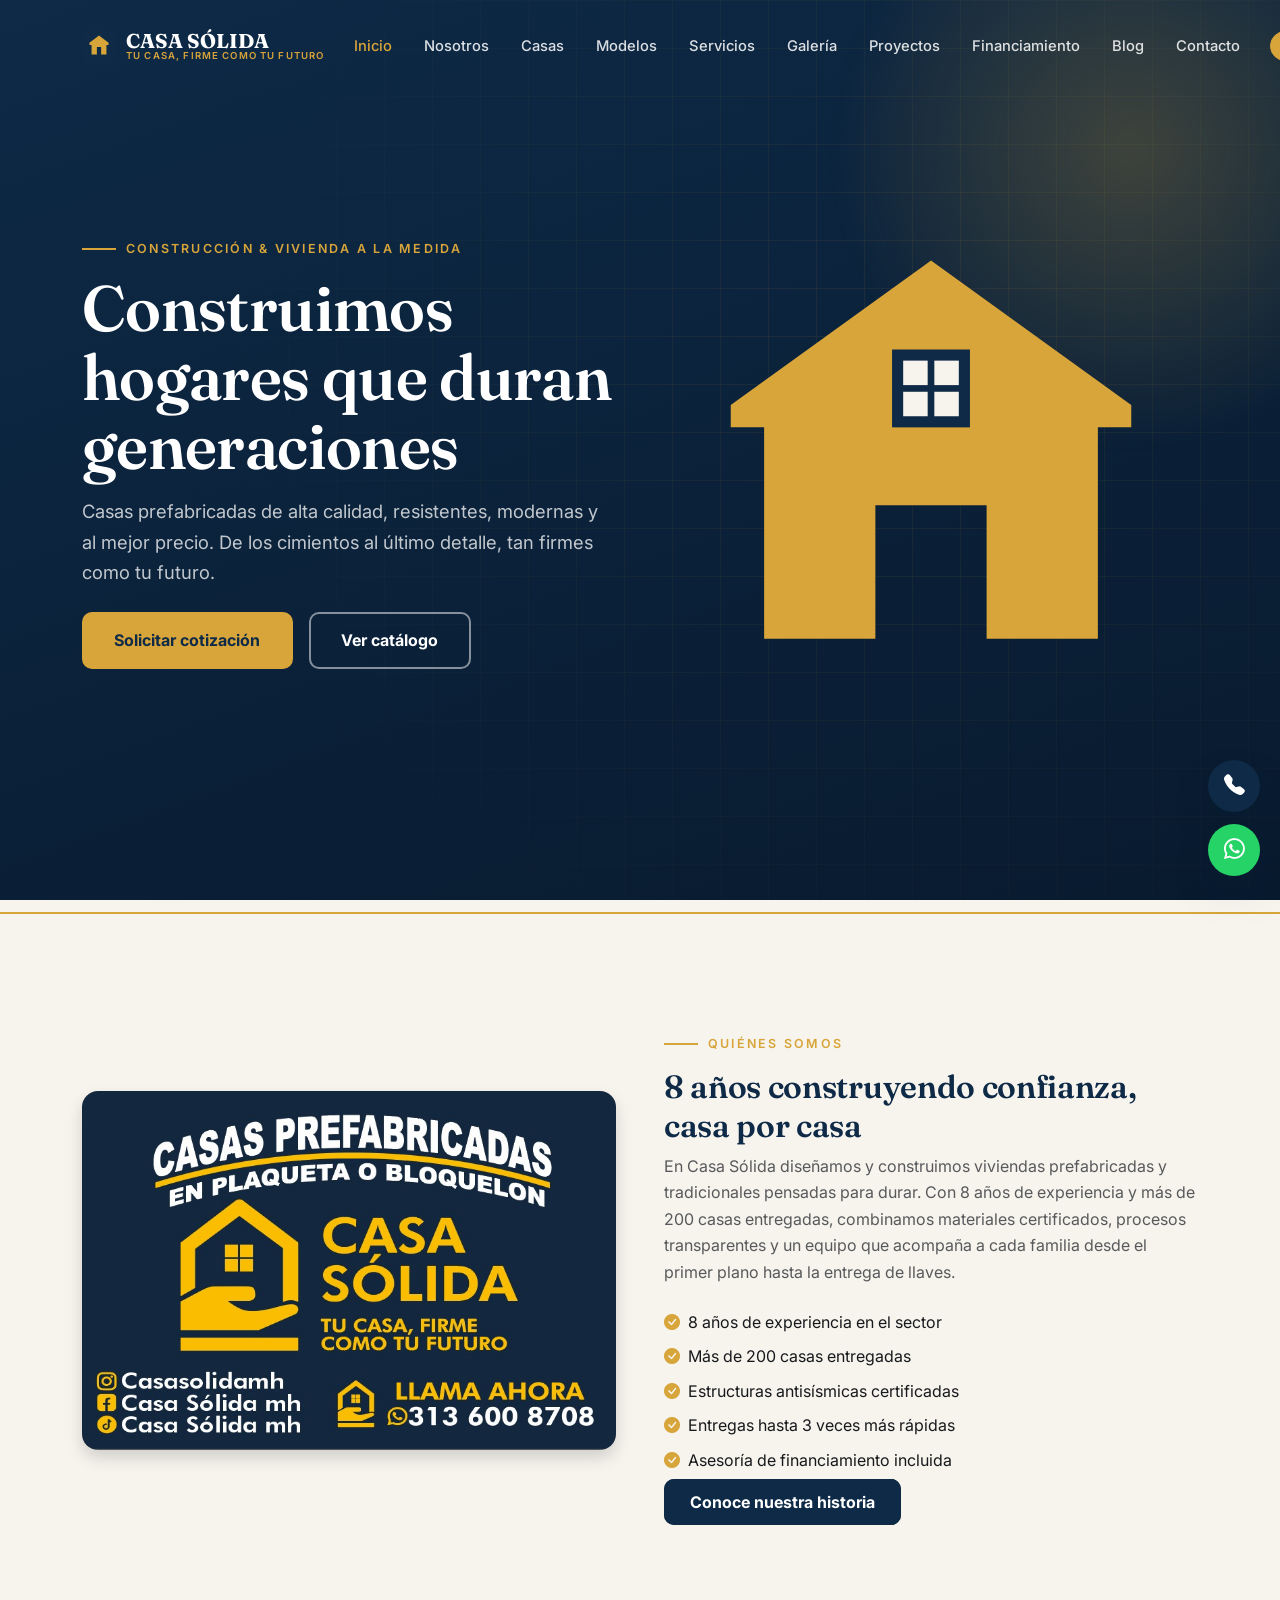
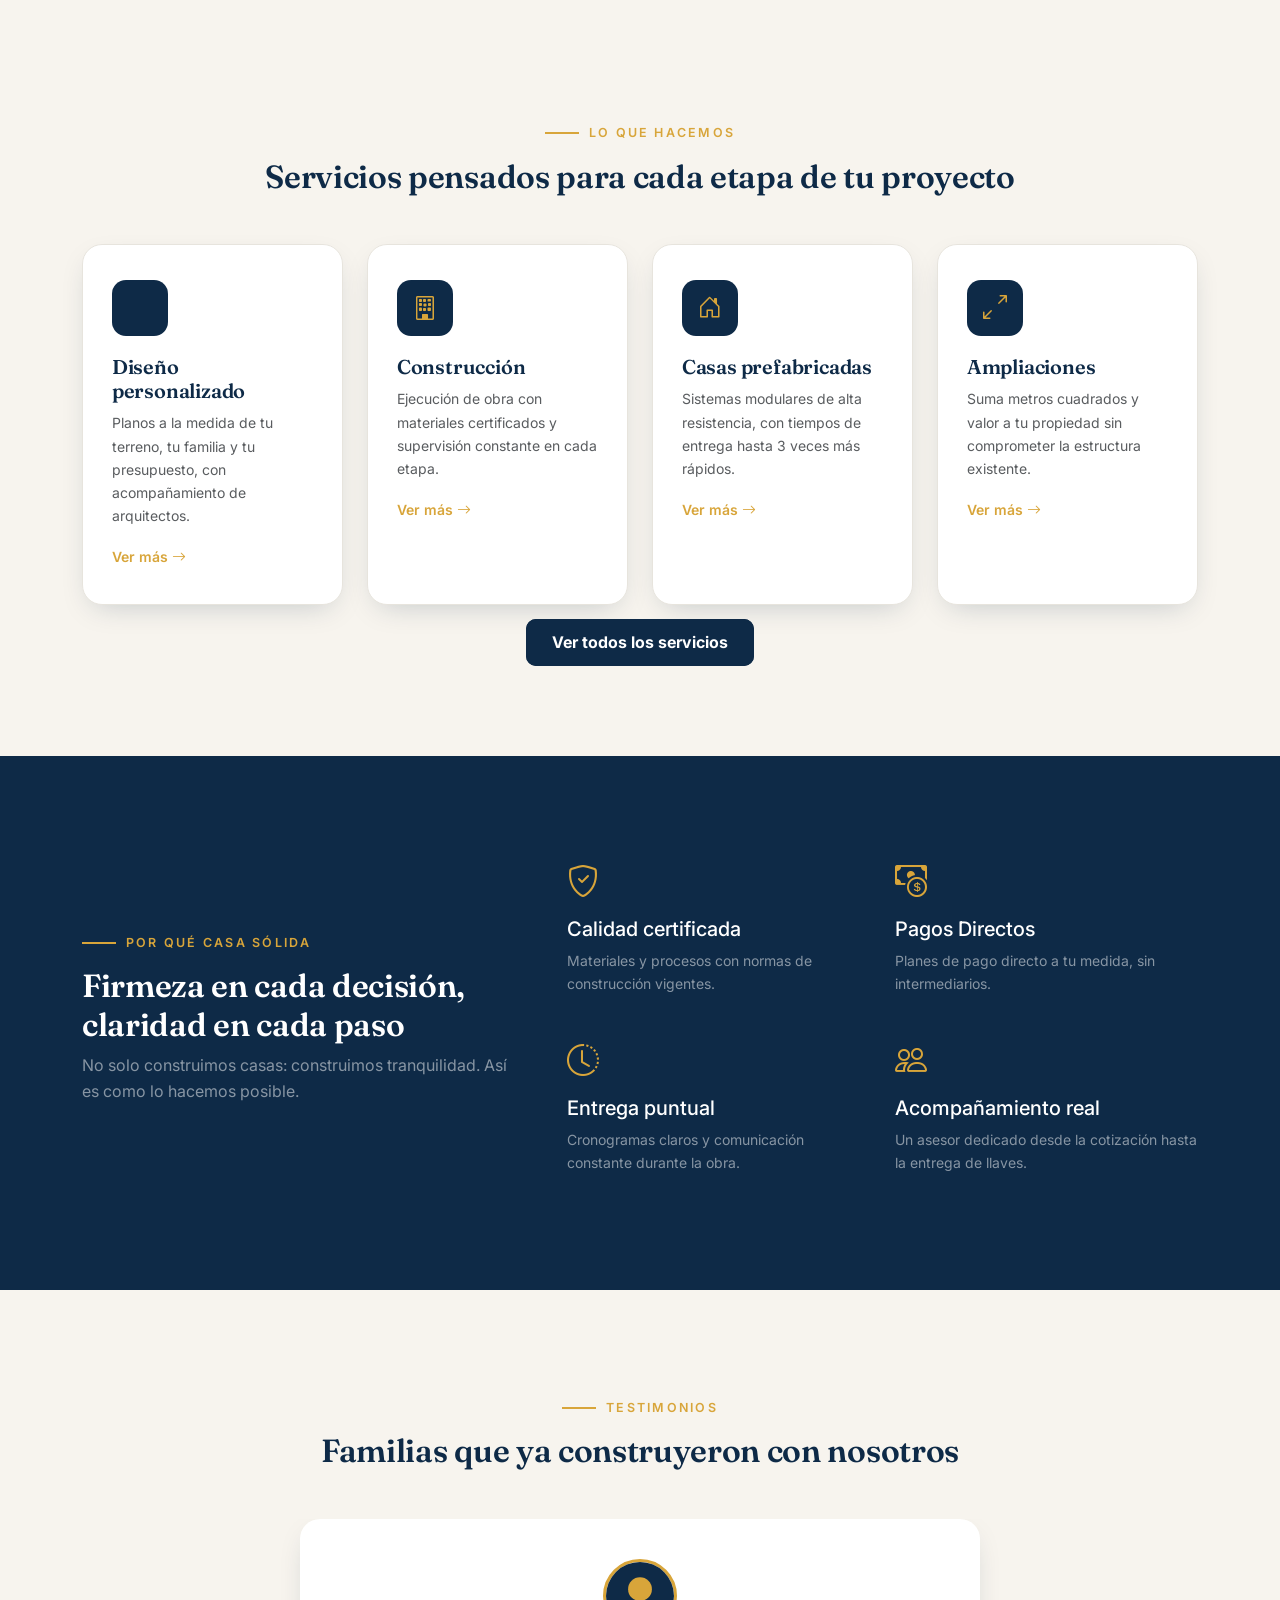
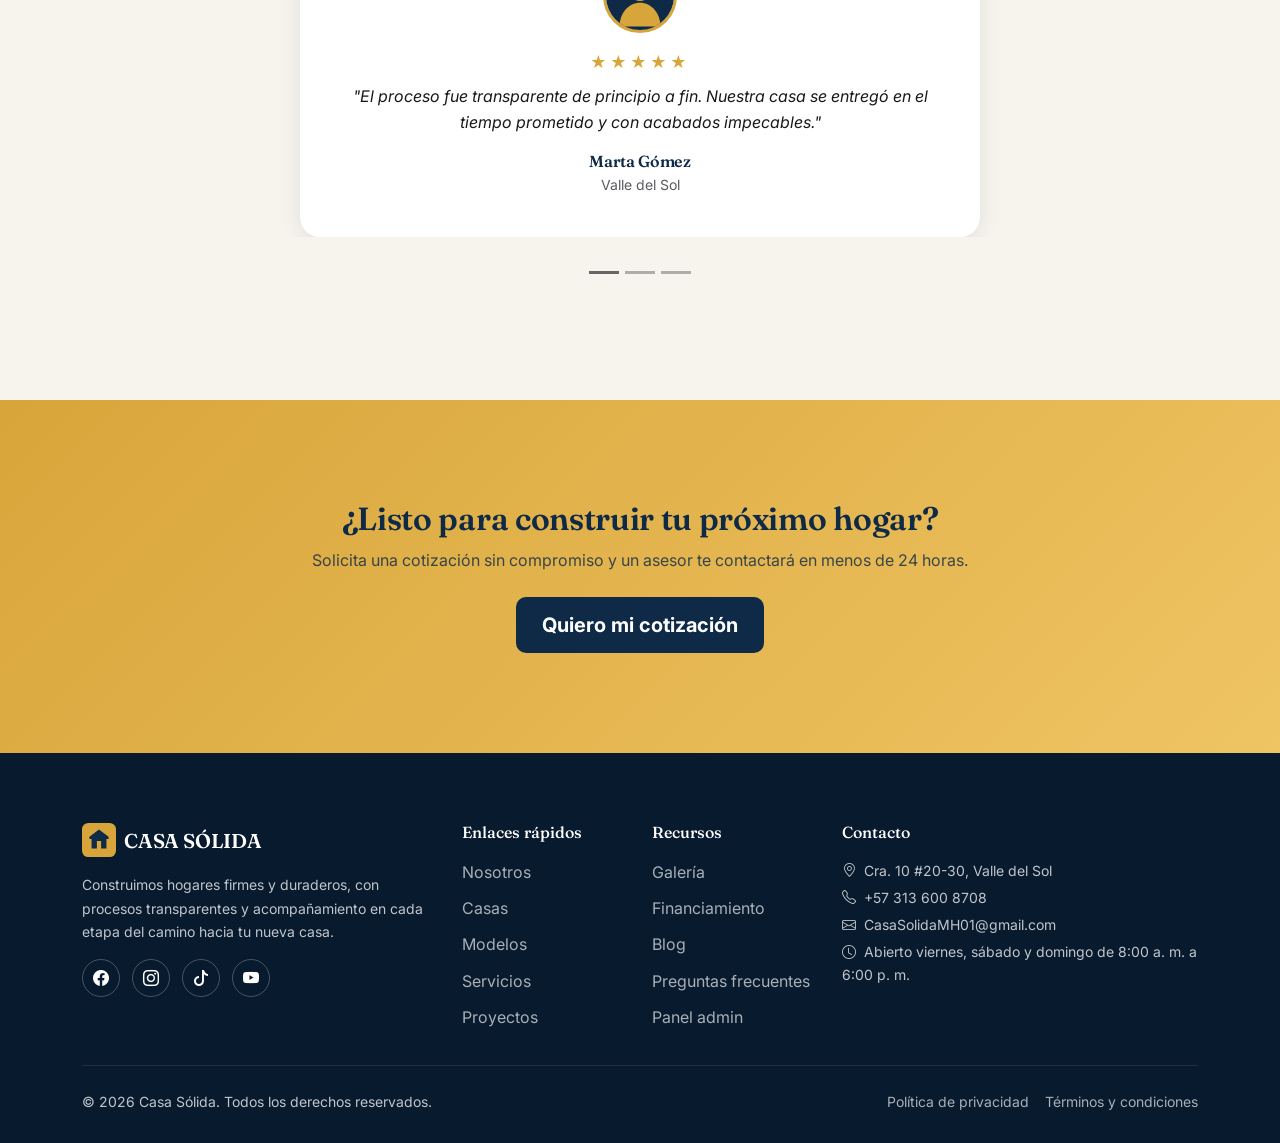
<file: index.html>
<!DOCTYPE html>
<html lang="es">
<head>
<meta charset="UTF-8">
<meta name="viewport" content="width=device-width, initial-scale=1.0">
<title>Inicio | Casa Sólida</title>
<meta name="description" content="Casa Sólida construye viviendas prefabricadas y tradicionales firmes, modernas y accesibles. Tu casa, firme como tu futuro.">
<meta name="keywords" content="casas prefabricadas, construcción de vivienda, remodelaciones, financiamiento de vivienda, Casa Sólida">
<meta name="author" content="Casa Sólida">
<link rel="canonical" href="https://www.casasolida.com/index.html">

<!-- Open Graph -->
<meta property="og:type" content="website">
<meta property="og:title" content="Inicio | Casa Sólida">
<meta property="og:description" content="Casa Sólida construye viviendas prefabricadas y tradicionales firmes, modernas y accesibles. Tu casa, firme como tu futuro.">
<meta property="og:image" content="img/favicon.svg">
<meta property="og:url" content="https://www.casasolida.com/index.html">
<meta property="og:site_name" content="Casa Sólida">
<meta property="og:locale" content="es_CO">

<!-- Twitter Card -->
<meta name="twitter:card" content="summary_large_image">
<meta name="twitter:title" content="Inicio | Casa Sólida">
<meta name="twitter:description" content="Casa Sólida construye viviendas prefabricadas y tradicionales firmes, modernas y accesibles. Tu casa, firme como tu futuro.">

<!-- Favicon -->
<link rel="icon" type="image/svg+xml" href="img/favicon.svg">

<!-- Schema.org -->
<script type="application/ld+json">
{
  "@context": "https://schema.org",
  "@type": "HomeAndConstructionBusiness",
  "name": "Casa Sólida",
  "slogan": "Tu casa, firme como tu futuro.",
  "image": "img/favicon.svg",
  "url": "https://www.casasolida.com",
  "telephone": "+57-313-600-8708",
  "priceRange": "$$",
  "address": { "@type": "PostalAddress", "addressCountry": "CO" }
}
</script>

<!-- Fuentes -->
<link rel="preconnect" href="https://fonts.googleapis.com">
<link rel="preconnect" href="https://fonts.gstatic.com" crossorigin>
<link href="https://fonts.googleapis.com/css2?family=Fraunces:wght@500;600;700;900&family=Inter:wght@400;500;600;700&display=swap" rel="stylesheet">

<!-- Bootstrap 5 -->
<link href="https://cdn.jsdelivr.net/npm/bootstrap@5.3.3/dist/css/bootstrap.min.css" rel="stylesheet">
<!-- Bootstrap Icons -->
<link rel="stylesheet" href="https://cdn.jsdelivr.net/npm/bootstrap-icons@1.11.3/font/bootstrap-icons.css">
<!-- AOS (animaciones al hacer scroll) -->
<link rel="stylesheet" href="https://cdn.jsdelivr.net/npm/aos@2.3.4/dist/aos.css">

<!-- Estilos propios -->
<link rel="stylesheet" href="css/styles.css">
<link rel="stylesheet" href="css/responsive.css">

</head>
<body>

<nav class="navbar navbar-expand-lg navbar-cs">
  <div class="container">
    <a class="navbar-brand" href="index.html">
      <svg viewBox="0 0 64 64"><rect width="64" height="64" rx="12" fill="#0E2A47"/><path d="M32 12L14 26v4h4v18h10V34h8v14h10V30h4v-4L32 12z" fill="#D8A53A"/></svg>
      <span class="navbar-brand-text">CASA SÓLIDA<small>TU CASA, FIRME COMO TU FUTURO</small></span>
    </a>
    <button class="navbar-toggler navbar-toggler-cs" type="button" data-bs-toggle="collapse" data-bs-target="#navMenu" aria-label="Abrir menú">
      <i class="bi bi-list"></i>
    </button>
    <div class="collapse navbar-collapse justify-content-end" id="navMenu">
      <ul class="navbar-nav align-items-lg-center gap-lg-1">
        <li class="nav-item"><a class="nav-link" href="index.html">Inicio</a></li>
        <li class="nav-item"><a class="nav-link" href="nosotros.html">Nosotros</a></li>
        <li class="nav-item"><a class="nav-link" href="casas.html">Casas</a></li>
        <li class="nav-item"><a class="nav-link" href="modelos.html">Modelos</a></li>
        <li class="nav-item"><a class="nav-link" href="servicios.html">Servicios</a></li>
        <li class="nav-item"><a class="nav-link" href="galeria.html">Galería</a></li>
        <li class="nav-item"><a class="nav-link" href="proyectos.html">Proyectos</a></li>
        <li class="nav-item"><a class="nav-link" href="financiamiento.html">Financiamiento</a></li>
        <li class="nav-item"><a class="nav-link" href="blog.html">Blog</a></li>
        <li class="nav-item"><a class="nav-link" href="contacto.html">Contacto</a></li>
      </ul>
      <div class="d-flex align-items-center gap-2 mt-3 mt-lg-0 ms-lg-3">
        <div class="mini-toggle">
          <button data-idioma="es" title="Español">ES</button>
          <button data-idioma="en" title="English">EN</button>
        </div>
        <button class="nav-icon-btn" data-toggle-tema title="Cambiar modo claro/oscuro"><i class="bi bi-moon-stars"></i></button>
        <a href="contacto.html" class="btn btn-dorado btn-sm ms-1">Cotizar</a>
      </div>
    </div>
  </div>
</nav>


<main>
<!-- ===================== HERO ===================== -->
<section class="hero">
  <div class="grid-blueprint"></div>
  <div class="glow"></div>
  <div class="container hero-content">
    <div class="row align-items-center g-5">
      <div class="col-lg-6">
        <div class="eyebrow">Construcción &amp; vivienda a la medida</div>
        <h1 data-aos="fade-up">Construimos hogares que duran generaciones</h1>
        <p class="lead-sub mt-3" data-aos="fade-up" data-aos-delay="100">Casas prefabricadas de alta calidad, resistentes, modernas y al mejor precio. De los cimientos al último detalle, tan firmes como tu futuro.</p>
        <div class="d-flex flex-wrap gap-3 mt-4" data-aos="fade-up" data-aos-delay="200">
          <a href="contacto.html" class="btn-dorado">Solicitar cotización</a>
          <a href="casas.html" class="btn-outline-claro">Ver catálogo</a>
        </div>
      </div>
      <div class="col-lg-6">
        <div class="hero-house" data-aos="zoom-in" data-aos-delay="150">
          <svg viewBox="0 0 480 420" xmlns="http://www.w3.org/2000/svg">
            <polygon points="240,40 60,170 60,190 90,190 90,380 190,380 190,260 290,260 290,380 390,380 390,190 420,190 420,170" fill="#D8A53A"/>
            <rect x="205" y="120" width="70" height="70" fill="#0E2A47"/>
            <rect x="215" y="130" width="22" height="22" fill="#F7F4EE"/>
            <rect x="243" y="130" width="22" height="22" fill="#F7F4EE"/>
            <rect x="215" y="158" width="22" height="22" fill="#F7F4EE"/>
            <rect x="243" y="158" width="22" height="22" fill="#F7F4EE"/>
          </svg>
        </div>
      </div>
    </div>
  </div>
</section>

<div class="linea-cimiento">
  <svg preserveAspectRatio="none" viewBox="0 0 1000 26"><line x1="0" y1="13" x2="1000" y2="13" stroke="#D8A53A" stroke-width="2"/></svg>
</div>

<!-- ===================== NOSOTROS (resumen) ===================== -->
<section class="section" id="nosotros-resumen">
  <div class="container">
    <div class="row align-items-center g-5">
      <div class="col-lg-6" data-aos="fade-right">
        <img src="img/logo-banner.jpg" alt="Equipo de Casa Sólida trabajando en obra" class="img-fluid rounded-4 shadow">
      </div>
      <div class="col-lg-6" data-aos="fade-left">
        <div class="eyebrow">Quiénes somos</div>
        <h2>8 años construyendo confianza, casa por casa</h2>
        <p class="text-muted">En Casa Sólida diseñamos y construimos viviendas prefabricadas y tradicionales pensadas para durar. Con 8 años de experiencia y más de 200 casas entregadas, combinamos materiales certificados, procesos transparentes y un equipo que acompaña a cada familia desde el primer plano hasta la entrega de llaves.</p>
        <ul class="list-unstyled mt-4">
          <li class="mb-2"><i class="bi bi-check-circle-fill text-dorado me-2"></i>8 años de experiencia en el sector</li>
          <li class="mb-2"><i class="bi bi-check-circle-fill text-dorado me-2"></i>Más de 200 casas entregadas</li>
          <li class="mb-2"><i class="bi bi-check-circle-fill text-dorado me-2"></i>Estructuras antisísmicas certificadas</li>
          <li class="mb-2"><i class="bi bi-check-circle-fill text-dorado me-2"></i>Entregas hasta 3 veces más rápidas</li>
          <li class="mb-2"><i class="bi bi-check-circle-fill text-dorado me-2"></i>Asesoría de financiamiento incluida</li>
        </ul>
        <a href="nosotros.html" class="btn-azul mt-2">Conoce nuestra historia</a>
      </div>
    </div>
  </div>
</section>

<!-- ===================== SERVICIOS ===================== -->
<section class="section bg-crema" id="servicios-resumen">
  <div class="container">
    <div class="text-center mb-5" data-aos="fade-up">
      <div class="eyebrow justify-content-center">Lo que hacemos</div>
      <h2>Servicios pensados para cada etapa de tu proyecto</h2>
    </div>
    <div class="row g-4" id="servicios-home-grid"></div>
    <div class="text-center mt-4" data-aos="fade-up">
      <a href="servicios.html" class="btn-azul">Ver todos los servicios</a>
    </div>
  </div>
</section>

<!-- ===================== POR QUÉ ELEGIRNOS ===================== -->
<section class="section bg-azul text-white">
  <div class="container">
    <div class="row g-5 align-items-center">
      <div class="col-lg-5" data-aos="fade-right">
        <div class="eyebrow">Por qué Casa Sólida</div>
        <h2 class="text-white">Firmeza en cada decisión, claridad en cada paso</h2>
        <p class="text-white-50">No solo construimos casas: construimos tranquilidad. Así es como lo hacemos posible.</p>
      </div>
      <div class="col-lg-7">
        <div class="row g-4">
          <div class="col-sm-6" data-aos="fade-up">
            <i class="bi bi-shield-check fs-2 text-dorado"></i>
            <h5 class="text-white mt-2">Calidad certificada</h5>
            <p class="text-white-50 small">Materiales y procesos con normas de construcción vigentes.</p>
          </div>
          <div class="col-sm-6" data-aos="fade-up" data-aos-delay="100">
            <i class="bi bi-cash-coin fs-2 text-dorado"></i>
            <h5 class="text-white mt-2">Pagos Directos</h5>
            <p class="text-white-50 small">Planes de pago directo a tu medida, sin intermediarios.</p>
          </div>
          <div class="col-sm-6" data-aos="fade-up" data-aos-delay="200">
            <i class="bi bi-clock-history fs-2 text-dorado"></i>
            <h5 class="text-white mt-2">Entrega puntual</h5>
            <p class="text-white-50 small">Cronogramas claros y comunicación constante durante la obra.</p>
          </div>
          <div class="col-sm-6" data-aos="fade-up" data-aos-delay="300">
            <i class="bi bi-people fs-2 text-dorado"></i>
            <h5 class="text-white mt-2">Acompañamiento real</h5>
            <p class="text-white-50 small">Un asesor dedicado desde la cotización hasta la entrega de llaves.</p>
          </div>
        </div>
      </div>
    </div>
  </div>
</section>

<!-- ===================== TESTIMONIOS ===================== -->
<section class="section bg-crema">
  <div class="container">
    <div class="text-center mb-5" data-aos="fade-up">
      <div class="eyebrow justify-content-center">Testimonios</div>
      <h2>Familias que ya construyeron con nosotros</h2>
    </div>
    <div id="carouselTestimonios" class="carousel slide" data-bs-ride="carousel" data-bs-interval="6000">
      <div class="carousel-inner" id="carrusel-testimonios"></div>
      <div class="carousel-indicators position-relative mt-4" id="testimonios-indicadores" style="filter:invert(0.6)"></div>
    </div>
  </div>
</section>

<!-- ===================== CTA FINAL ===================== -->
<section class="section" style="background: linear-gradient(135deg, var(--dorado), var(--dorado-claro));">
  <div class="container text-center" data-aos="zoom-in">
    <h2 style="color:var(--azul-oscuro)">¿Listo para construir tu próximo hogar?</h2>
    <p style="color:var(--azul-oscuro); opacity:0.8" class="mb-4">Solicita una cotización sin compromiso y un asesor te contactará en menos de 24 horas.</p>
    <a href="contacto.html" class="btn btn-azul btn-lg">Quiero mi cotización</a>
  </div>
</section>

<script>
  // Cargar servicios y casas destacadas en el home desde JSON
  document.addEventListener('DOMContentLoaded', async () => {
    try {
      const servicios = await (await fetch('data/servicios.json')).json();
      document.getElementById('servicios-home-grid').innerHTML = servicios.slice(0, 4).map(s => `
        <div class="col-md-6 col-lg-3" data-aos="fade-up">
          <div class="card-servicio">
            <div class="icono"><i class="bi ${s.icono}"></i></div>
            <h5 class="font-display">${s.titulo}</h5>
            <p class="text-muted small">${s.descripcion}</p>
            <a href="servicios.html" class="text-dorado fw-semibold small">Ver más <i class="bi bi-arrow-right"></i></a>
          </div>
        </div>
      `).join('');
    } catch (e) { console.error(e); }
  });
</script>
<script src="js/slider.js"></script>

</main>

<footer class="footer-cs">
  <div class="container">
    <div class="row g-4 mb-4">
      <div class="col-lg-4">
        <a href="index.html" class="d-flex align-items-center gap-2 mb-3">
          <svg width="34" height="34" viewBox="0 0 64 64"><rect width="64" height="64" rx="12" fill="#D8A53A"/><path d="M32 12L14 26v4h4v18h10V34h8v14h10V30h4v-4L32 12z" fill="#0E2A47"/></svg>
          <span class="font-display fs-5 text-white">CASA SÓLIDA</span>
        </a>
        <p class="small">Construimos hogares firmes y duraderos, con procesos transparentes y acompañamiento en cada etapa del camino hacia tu nueva casa.</p>
        <div class="mt-3">
          <a href="#" class="social-icon" aria-label="Facebook"><i class="bi bi-facebook"></i></a>
          <a href="#" class="social-icon" aria-label="Instagram"><i class="bi bi-instagram"></i></a>
          <a href="#" class="social-icon" aria-label="TikTok"><i class="bi bi-tiktok"></i></a>
          <a href="#" class="social-icon" aria-label="YouTube"><i class="bi bi-youtube"></i></a>
        </div>
      </div>
      <div class="col-lg-2 col-6">
        <h5 class="fs-6 mb-3">Enlaces rápidos</h5>
        <a class="link-footer" href="nosotros.html">Nosotros</a>
        <a class="link-footer" href="casas.html">Casas</a>
        <a class="link-footer" href="modelos.html">Modelos</a>
        <a class="link-footer" href="servicios.html">Servicios</a>
        <a class="link-footer" href="proyectos.html">Proyectos</a>
      </div>
      <div class="col-lg-2 col-6">
        <h5 class="fs-6 mb-3">Recursos</h5>
        <a class="link-footer" href="galeria.html">Galería</a>
        <a class="link-footer" href="financiamiento.html">Financiamiento</a>
        <a class="link-footer" href="blog.html">Blog</a>
        <a class="link-footer" href="contacto.html#faq">Preguntas frecuentes</a>
        <a class="link-footer" href="admin/index.html">Panel admin</a>
      </div>
      <div class="col-lg-4">
        <h5 class="fs-6 mb-3">Contacto</h5>
        <p class="small mb-1"><i class="bi bi-geo-alt me-2"></i>Cra. 10 #20-30, Valle del Sol</p>
        <p class="small mb-1"><i class="bi bi-telephone me-2"></i>+57 313 600 8708</p>
        <p class="small mb-1"><i class="bi bi-envelope me-2"></i>CasaSolidaMH01@gmail.com</p>
        <p class="small mb-0"><i class="bi bi-clock me-2"></i>Abierto viernes, sábado y domingo de 8:00 a. m. a 6:00 p. m.</p>
      </div>
    </div>
    <hr class="border-secondary opacity-25">
    <div class="d-flex flex-column flex-md-row justify-content-between align-items-center small gap-2 pt-2">
      <span>© 2026 Casa Sólida. Todos los derechos reservados.</span>
      <div class="d-flex gap-3">
        <a href="privacidad.html" class="link-footer mb-0">Política de privacidad</a>
        <a href="terminos.html" class="link-footer mb-0">Términos y condiciones</a>
      </div>
    </div>
  </div>
</footer>


<div class="flotantes">
  <button class="fab fab-arriba" aria-label="Volver arriba"><i class="bi bi-arrow-up"></i></button>
  <a class="fab fab-llamar" href="tel:+573136008708" aria-label="Llamar a Casa Sólida"><i class="bi bi-telephone-fill"></i></a>
  <a class="fab fab-whatsapp" href="https://wa.me/573136008708?text=Hola%20Casa%20S%C3%B3lida,%20quisiera%20m%C3%A1s%20informaci%C3%B3n" target="_blank" rel="noopener" aria-label="Escribir por WhatsApp"><i class="bi bi-whatsapp"></i></a>
</div>


<script src="https://cdn.jsdelivr.net/npm/bootstrap@5.3.3/dist/js/bootstrap.bundle.min.js"></script>
<script src="https://cdn.jsdelivr.net/npm/aos@2.3.4/dist/aos.js"></script>
<script src="js/main.js"></script>

</body>
</html>
</file>
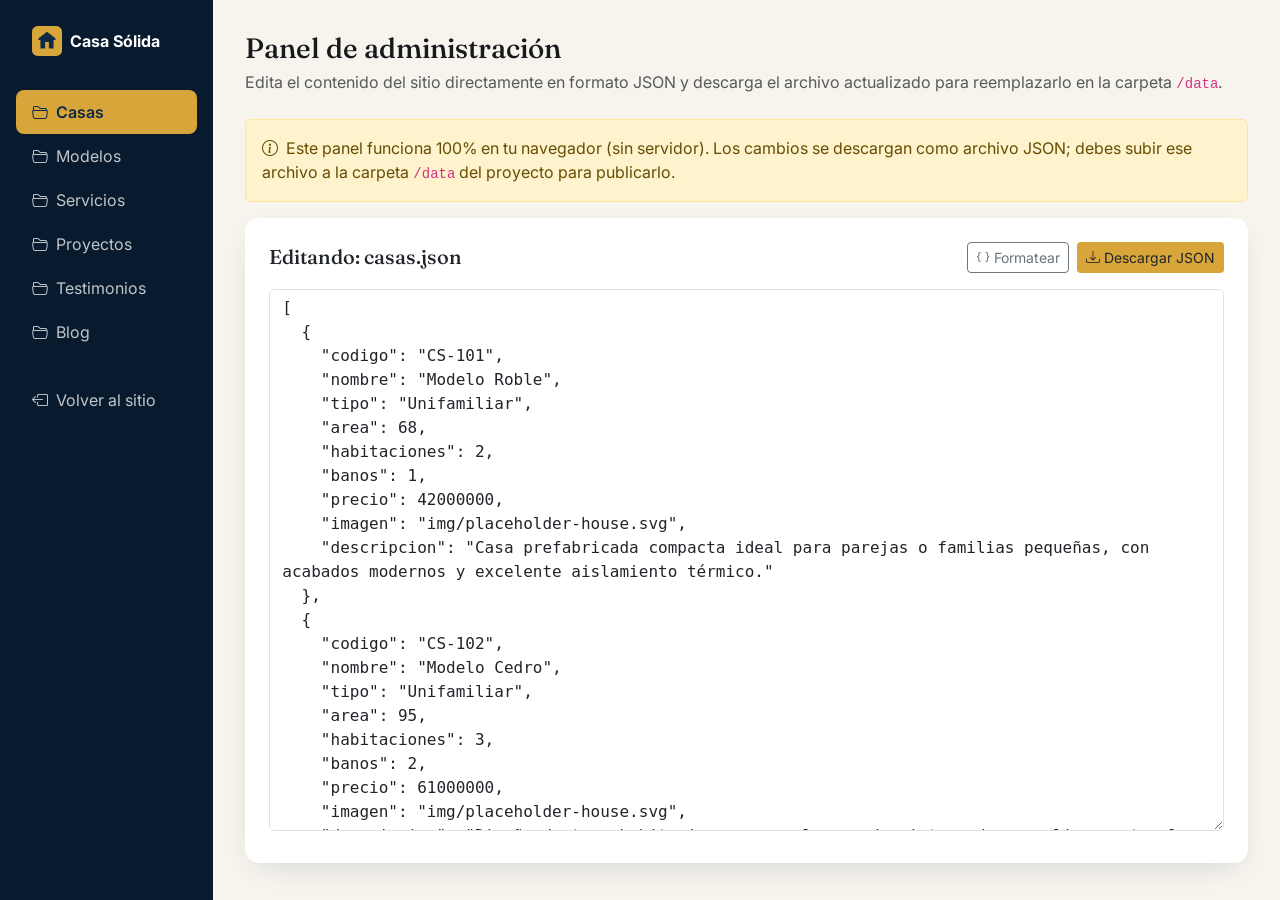
<file: admin/index.html>
<!DOCTYPE html>
<html lang="es">
<head>
<meta charset="UTF-8">
<meta name="viewport" content="width=device-width, initial-scale=1.0">
<title>Panel Admin | Casa Sólida</title>
<meta name="robots" content="noindex, nofollow">
<link href="https://fonts.googleapis.com/css2?family=Fraunces:wght@600;700&family=Inter:wght@400;500;600&display=swap" rel="stylesheet">
<link href="https://cdn.jsdelivr.net/npm/bootstrap@5.3.3/dist/css/bootstrap.min.css" rel="stylesheet">
<link rel="stylesheet" href="https://cdn.jsdelivr.net/npm/bootstrap-icons@1.11.3/font/bootstrap-icons.css">
<link rel="icon" type="image/svg+xml" href="../img/favicon.svg">
<style>
  body { font-family:'Inter',sans-serif; background:#0E2A47; color:#17191C; }
  h1,h2,h3,.font-display { font-family:'Fraunces',serif; }
  .sidebar { background:#081A2E; min-height:100vh; }
  .sidebar a { color:rgba(255,255,255,0.75); display:block; padding:10px 16px; border-radius:8px; text-decoration:none; }
  .sidebar a.active, .sidebar a:hover { background:#D8A53A; color:#0E2A47; font-weight:600; }
  .panel { background:#F7F4EE; min-height:100vh; padding:32px; }
  textarea { font-family: ui-monospace, monospace; font-size: 0.85rem; }
  .card-admin { border:0; border-radius:14px; box-shadow:0 10px 30px -12px rgba(14,42,71,.2); }
</style>
</head>
<body>
<div class="row g-0">
  <div class="col-md-2 sidebar p-3">
    <a href="../index.html" class="d-flex align-items-center gap-2 mb-4 text-white text-decoration-none">
      <svg width="30" height="30" viewBox="0 0 64 64"><rect width="64" height="64" rx="12" fill="#D8A53A"/><path d="M32 12L14 26v4h4v18h10V34h8v14h10V30h4v-4L32 12z" fill="#0E2A47"/></svg>
      <strong>Casa Sólida</strong>
    </a>
    <nav id="menu-admin"></nav>
    <a href="../index.html" class="mt-4"><i class="bi bi-box-arrow-left me-2"></i>Volver al sitio</a>
  </div>
  <div class="col-md-10 panel">
    <h1 class="fs-3 mb-1">Panel de administración</h1>
    <p class="text-muted mb-4">Edita el contenido del sitio directamente en formato JSON y descarga el archivo actualizado para reemplazarlo en la carpeta <code>/data</code>.</p>

    <div class="alert alert-warning">
      <i class="bi bi-info-circle me-2"></i>Este panel funciona 100% en tu navegador (sin servidor). Los cambios se descargan como archivo JSON; debes subir ese archivo a la carpeta <code>/data</code> del proyecto para publicarlo.
    </div>

    <div class="card card-admin p-4">
      <div class="d-flex justify-content-between align-items-center mb-3">
        <h5 class="font-display mb-0" id="titulo-editor">Editando: casas.json</h5>
        <div class="d-flex gap-2">
          <button class="btn btn-outline-secondary btn-sm" id="btn-formatear"><i class="bi bi-braces"></i> Formatear</button>
          <button class="btn btn-sm" style="background:#D8A53A" id="btn-descargar"><i class="bi bi-download"></i> Descargar JSON</button>
        </div>
      </div>
      <textarea id="editor-json" class="form-control" rows="22"></textarea>
      <div id="editor-error" class="text-danger small mt-2"></div>
    </div>
  </div>
</div>

<script>
const archivos = [
  { archivo: 'casas.json', etiqueta: 'Casas' },
  { archivo: 'modelos.json', etiqueta: 'Modelos' },
  { archivo: 'servicios.json', etiqueta: 'Servicios' },
  { archivo: 'proyectos.json', etiqueta: 'Proyectos' },
  { archivo: 'testimonios.json', etiqueta: 'Testimonios' },
  { archivo: 'blog.json', etiqueta: 'Blog' },
];

const menu = document.getElementById('menu-admin');
const editor = document.getElementById('editor-json');
const titulo = document.getElementById('titulo-editor');
const error = document.getElementById('editor-error');
let actual = archivos[0].archivo;

menu.innerHTML = archivos.map(a => `<a href="#" data-archivo="${a.archivo}" class="${a.archivo === actual ? 'active' : ''}"><i class="bi bi-folder2-open me-2"></i>${a.etiqueta}</a>`).join('');

async function cargar(archivo) {
  actual = archivo;
  titulo.textContent = 'Editando: ' + archivo;
  document.querySelectorAll('#menu-admin a').forEach(a => a.classList.toggle('active', a.dataset.archivo === archivo));
  try {
    const res = await fetch('../data/' + archivo);
    const data = await res.json();
    editor.value = JSON.stringify(data, null, 2);
    error.textContent = '';
  } catch (e) {
    editor.value = '[]';
    error.textContent = 'No se pudo cargar ../data/' + archivo + ' (ábrelo desde un servidor local, no con doble clic, para que la carga automática funcione).';
  }
}

menu.addEventListener('click', (e) => {
  const link = e.target.closest('a');
  if (!link) return;
  e.preventDefault();
  cargar(link.dataset.archivo);
});

document.getElementById('btn-formatear').addEventListener('click', () => {
  try {
    editor.value = JSON.stringify(JSON.parse(editor.value), null, 2);
    error.textContent = '';
  } catch (e) { error.textContent = 'JSON inválido: ' + e.message; }
});

document.getElementById('btn-descargar').addEventListener('click', () => {
  try {
    const data = JSON.parse(editor.value);
    const blob = new Blob([JSON.stringify(data, null, 2)], { type: 'application/json' });
    const a = document.createElement('a');
    a.href = URL.createObjectURL(blob);
    a.download = actual;
    a.click();
    error.textContent = '';
  } catch (e) { error.textContent = 'JSON inválido, corrige antes de descargar: ' + e.message; }
});

cargar(actual);
</script>
</body>
</html>
</file>
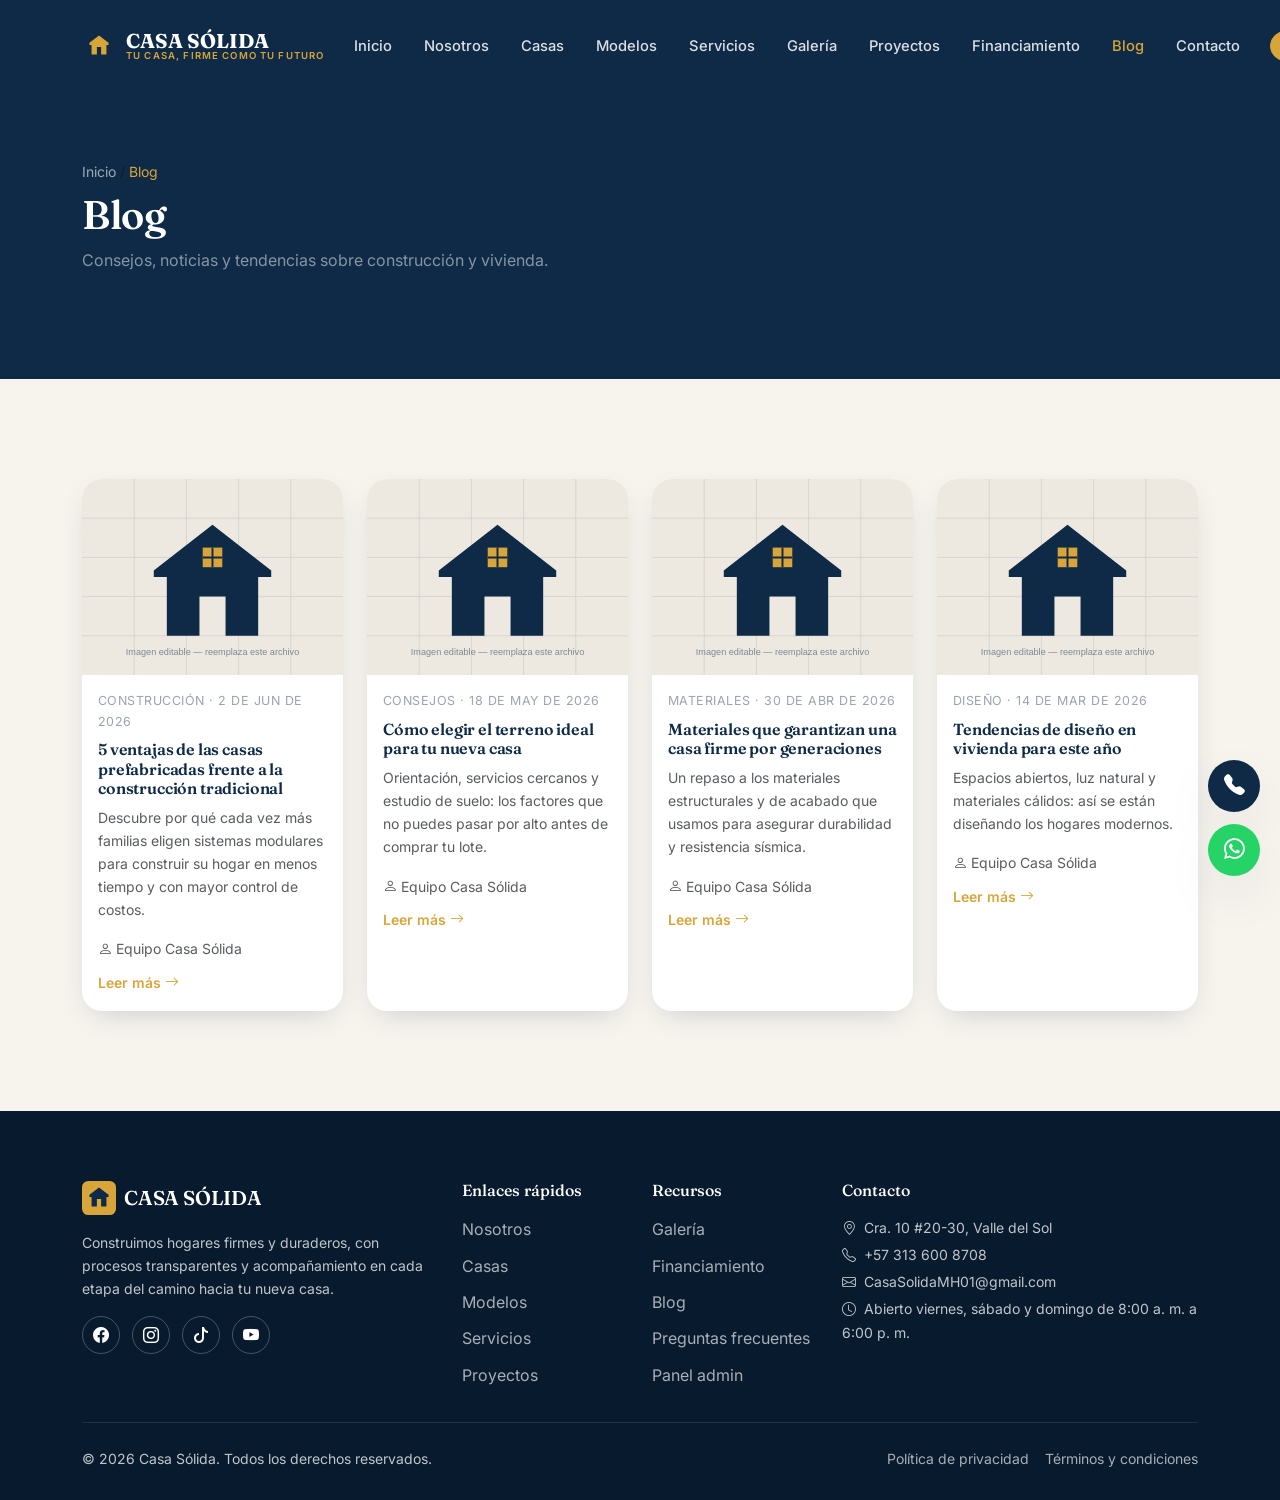
<file: blog.html>
<!DOCTYPE html>
<html lang="es">
<head>
<meta charset="UTF-8">
<meta name="viewport" content="width=device-width, initial-scale=1.0">
<title>Blog | Casa Sólida</title>
<meta name="description" content="Consejos, noticias y tendencias sobre construcción, materiales y diseño.">
<meta name="keywords" content="casas prefabricadas, construcción de vivienda, remodelaciones, financiamiento de vivienda, Casa Sólida">
<meta name="author" content="Casa Sólida">
<link rel="canonical" href="https://www.casasolida.com/blog.html">

<!-- Open Graph -->
<meta property="og:type" content="website">
<meta property="og:title" content="Blog | Casa Sólida">
<meta property="og:description" content="Consejos, noticias y tendencias sobre construcción, materiales y diseño.">
<meta property="og:image" content="img/favicon.svg">
<meta property="og:url" content="https://www.casasolida.com/blog.html">
<meta property="og:site_name" content="Casa Sólida">
<meta property="og:locale" content="es_CO">

<!-- Twitter Card -->
<meta name="twitter:card" content="summary_large_image">
<meta name="twitter:title" content="Blog | Casa Sólida">
<meta name="twitter:description" content="Consejos, noticias y tendencias sobre construcción, materiales y diseño.">

<!-- Favicon -->
<link rel="icon" type="image/svg+xml" href="img/favicon.svg">

<!-- Schema.org -->
<script type="application/ld+json">
{
  "@context": "https://schema.org",
  "@type": "HomeAndConstructionBusiness",
  "name": "Casa Sólida",
  "slogan": "Tu casa, firme como tu futuro.",
  "image": "img/favicon.svg",
  "url": "https://www.casasolida.com",
  "telephone": "+57-313-600-8708",
  "priceRange": "$$",
  "address": { "@type": "PostalAddress", "addressCountry": "CO" }
}
</script>

<!-- Fuentes -->
<link rel="preconnect" href="https://fonts.googleapis.com">
<link rel="preconnect" href="https://fonts.gstatic.com" crossorigin>
<link href="https://fonts.googleapis.com/css2?family=Fraunces:wght@500;600;700;900&family=Inter:wght@400;500;600;700&display=swap" rel="stylesheet">

<!-- Bootstrap 5 -->
<link href="https://cdn.jsdelivr.net/npm/bootstrap@5.3.3/dist/css/bootstrap.min.css" rel="stylesheet">
<!-- Bootstrap Icons -->
<link rel="stylesheet" href="https://cdn.jsdelivr.net/npm/bootstrap-icons@1.11.3/font/bootstrap-icons.css">
<!-- AOS (animaciones al hacer scroll) -->
<link rel="stylesheet" href="https://cdn.jsdelivr.net/npm/aos@2.3.4/dist/aos.css">

<!-- Estilos propios -->
<link rel="stylesheet" href="css/styles.css">
<link rel="stylesheet" href="css/responsive.css">

</head>
<body>

<nav class="navbar navbar-expand-lg navbar-cs">
  <div class="container">
    <a class="navbar-brand" href="index.html">
      <svg viewBox="0 0 64 64"><rect width="64" height="64" rx="12" fill="#0E2A47"/><path d="M32 12L14 26v4h4v18h10V34h8v14h10V30h4v-4L32 12z" fill="#D8A53A"/></svg>
      <span class="navbar-brand-text">CASA SÓLIDA<small>TU CASA, FIRME COMO TU FUTURO</small></span>
    </a>
    <button class="navbar-toggler navbar-toggler-cs" type="button" data-bs-toggle="collapse" data-bs-target="#navMenu" aria-label="Abrir menú">
      <i class="bi bi-list"></i>
    </button>
    <div class="collapse navbar-collapse justify-content-end" id="navMenu">
      <ul class="navbar-nav align-items-lg-center gap-lg-1">
        <li class="nav-item"><a class="nav-link" href="index.html">Inicio</a></li>
        <li class="nav-item"><a class="nav-link" href="nosotros.html">Nosotros</a></li>
        <li class="nav-item"><a class="nav-link" href="casas.html">Casas</a></li>
        <li class="nav-item"><a class="nav-link" href="modelos.html">Modelos</a></li>
        <li class="nav-item"><a class="nav-link" href="servicios.html">Servicios</a></li>
        <li class="nav-item"><a class="nav-link" href="galeria.html">Galería</a></li>
        <li class="nav-item"><a class="nav-link" href="proyectos.html">Proyectos</a></li>
        <li class="nav-item"><a class="nav-link" href="financiamiento.html">Financiamiento</a></li>
        <li class="nav-item"><a class="nav-link" href="blog.html">Blog</a></li>
        <li class="nav-item"><a class="nav-link" href="contacto.html">Contacto</a></li>
      </ul>
      <div class="d-flex align-items-center gap-2 mt-3 mt-lg-0 ms-lg-3">
        <div class="mini-toggle">
          <button data-idioma="es" title="Español">ES</button>
          <button data-idioma="en" title="English">EN</button>
        </div>
        <button class="nav-icon-btn" data-toggle-tema title="Cambiar modo claro/oscuro"><i class="bi bi-moon-stars"></i></button>
        <a href="contacto.html" class="btn btn-dorado btn-sm ms-1">Cotizar</a>
      </div>
    </div>
  </div>
</nav>


<main>
<header class="page-hero">
  <div class="grid-blueprint" style="opacity:0.5"></div>
  <div class="container position-relative">
    <nav class="breadcrumb-cs small mb-2"><a href="index.html">Inicio</a> / <span class="active">Blog</span></nav>
    <h1 data-aos="fade-up">Blog</h1>
    <p class="text-white-50 mt-2" data-aos="fade-up" data-aos-delay="100">Consejos, noticias y tendencias sobre construcción y vivienda.</p>
  </div>
</header>

<section class="section">
  <div class="container">
    <div class="row g-4" id="grid-blog">
      <div class="col-12 text-center py-5"><div class="spinner-border text-dorado" role="status"></div></div>
    </div>
  </div>
</section>

<script>
document.addEventListener('DOMContentLoaded', async () => {
  const grid = document.getElementById('grid-blog');
  try {
    const posts = await (await fetch('data/blog.json')).json();
    grid.innerHTML = posts.map(p => `
      <div class="col-md-6 col-lg-3" data-aos="fade-up">
        <div class="card-blog">
          <img src="${p.imagen}" alt="${p.titulo}" class="w-100" style="aspect-ratio:4/3; object-fit:cover;" loading="lazy">
          <div class="p-3">
            <p class="meta mb-2">${p.categoria} · ${new Date(p.fecha).toLocaleDateString('es-CO', { day:'numeric', month:'short', year:'numeric' })}</p>
            <h6 class="font-display">${p.titulo}</h6>
            <p class="small text-muted">${p.resumen}</p>
            <p class="small text-muted mb-2"><i class="bi bi-person"></i> ${p.autor}</p>
            <a href="#" class="text-dorado fw-semibold small">Leer más <i class="bi bi-arrow-right"></i></a>
          </div>
        </div>
      </div>
    `).join('');
  } catch (e) { grid.innerHTML = '<p class="text-center">No se pudieron cargar los artículos.</p>'; }
});
</script>

</main>

<footer class="footer-cs">
  <div class="container">
    <div class="row g-4 mb-4">
      <div class="col-lg-4">
        <a href="index.html" class="d-flex align-items-center gap-2 mb-3">
          <svg width="34" height="34" viewBox="0 0 64 64"><rect width="64" height="64" rx="12" fill="#D8A53A"/><path d="M32 12L14 26v4h4v18h10V34h8v14h10V30h4v-4L32 12z" fill="#0E2A47"/></svg>
          <span class="font-display fs-5 text-white">CASA SÓLIDA</span>
        </a>
        <p class="small">Construimos hogares firmes y duraderos, con procesos transparentes y acompañamiento en cada etapa del camino hacia tu nueva casa.</p>
        <div class="mt-3">
          <a href="#" class="social-icon" aria-label="Facebook"><i class="bi bi-facebook"></i></a>
          <a href="#" class="social-icon" aria-label="Instagram"><i class="bi bi-instagram"></i></a>
          <a href="#" class="social-icon" aria-label="TikTok"><i class="bi bi-tiktok"></i></a>
          <a href="#" class="social-icon" aria-label="YouTube"><i class="bi bi-youtube"></i></a>
        </div>
      </div>
      <div class="col-lg-2 col-6">
        <h5 class="fs-6 mb-3">Enlaces rápidos</h5>
        <a class="link-footer" href="nosotros.html">Nosotros</a>
        <a class="link-footer" href="casas.html">Casas</a>
        <a class="link-footer" href="modelos.html">Modelos</a>
        <a class="link-footer" href="servicios.html">Servicios</a>
        <a class="link-footer" href="proyectos.html">Proyectos</a>
      </div>
      <div class="col-lg-2 col-6">
        <h5 class="fs-6 mb-3">Recursos</h5>
        <a class="link-footer" href="galeria.html">Galería</a>
        <a class="link-footer" href="financiamiento.html">Financiamiento</a>
        <a class="link-footer" href="blog.html">Blog</a>
        <a class="link-footer" href="contacto.html#faq">Preguntas frecuentes</a>
        <a class="link-footer" href="admin/index.html">Panel admin</a>
      </div>
      <div class="col-lg-4">
        <h5 class="fs-6 mb-3">Contacto</h5>
        <p class="small mb-1"><i class="bi bi-geo-alt me-2"></i>Cra. 10 #20-30, Valle del Sol</p>
        <p class="small mb-1"><i class="bi bi-telephone me-2"></i>+57 313 600 8708</p>
        <p class="small mb-1"><i class="bi bi-envelope me-2"></i>CasaSolidaMH01@gmail.com</p>
        <p class="small mb-0"><i class="bi bi-clock me-2"></i>Abierto viernes, sábado y domingo de 8:00 a. m. a 6:00 p. m.</p>
      </div>
    </div>
    <hr class="border-secondary opacity-25">
    <div class="d-flex flex-column flex-md-row justify-content-between align-items-center small gap-2 pt-2">
      <span>© 2026 Casa Sólida. Todos los derechos reservados.</span>
      <div class="d-flex gap-3">
        <a href="privacidad.html" class="link-footer mb-0">Política de privacidad</a>
        <a href="terminos.html" class="link-footer mb-0">Términos y condiciones</a>
      </div>
    </div>
  </div>
</footer>


<div class="flotantes">
  <button class="fab fab-arriba" aria-label="Volver arriba"><i class="bi bi-arrow-up"></i></button>
  <a class="fab fab-llamar" href="tel:+573136008708" aria-label="Llamar a Casa Sólida"><i class="bi bi-telephone-fill"></i></a>
  <a class="fab fab-whatsapp" href="https://wa.me/573136008708?text=Hola%20Casa%20S%C3%B3lida,%20quisiera%20m%C3%A1s%20informaci%C3%B3n" target="_blank" rel="noopener" aria-label="Escribir por WhatsApp"><i class="bi bi-whatsapp"></i></a>
</div>


<script src="https://cdn.jsdelivr.net/npm/bootstrap@5.3.3/dist/js/bootstrap.bundle.min.js"></script>
<script src="https://cdn.jsdelivr.net/npm/aos@2.3.4/dist/aos.js"></script>
<script src="js/main.js"></script>

</body>
</html>
</file>
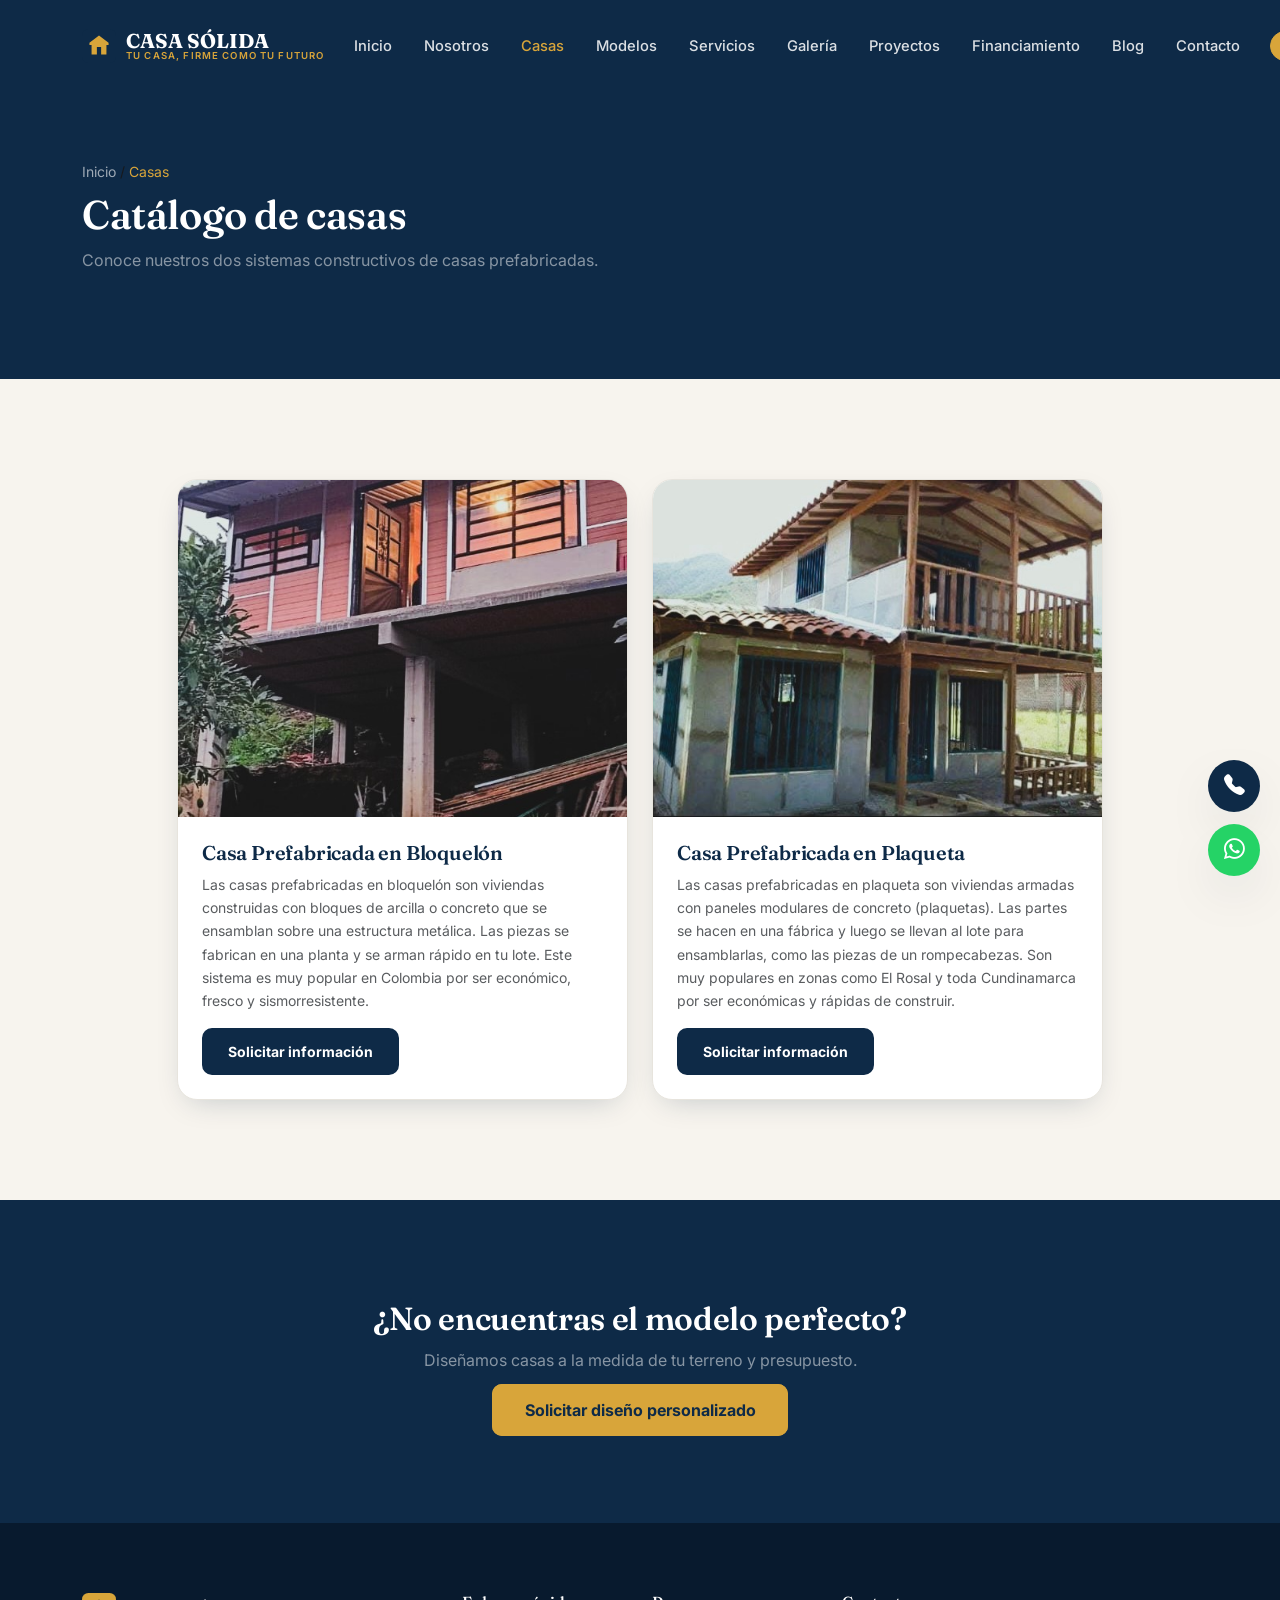
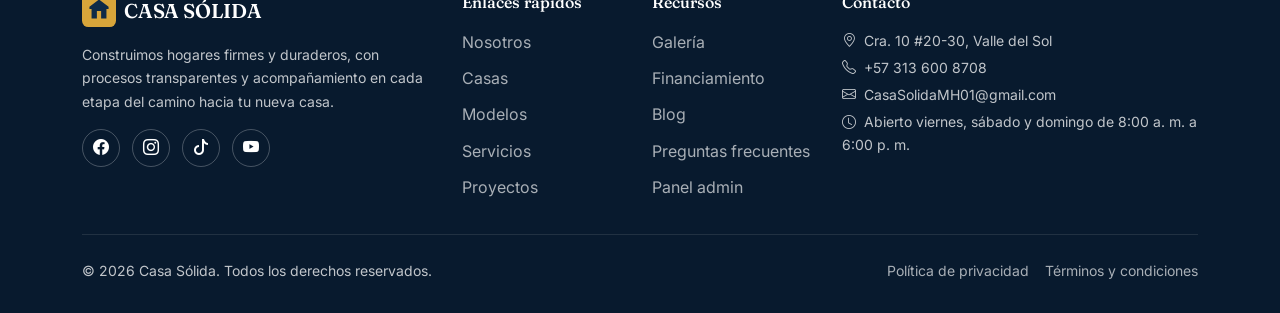
<file: casas.html>
<!DOCTYPE html>
<html lang="es">
<head>
<meta charset="UTF-8">
<meta name="viewport" content="width=device-width, initial-scale=1.0">
<title>Casas | Casa Sólida</title>
<meta name="description" content="Explora nuestro catálogo de casas con filtros por precio, tamaño y habitaciones.">
<meta name="keywords" content="casas prefabricadas, construcción de vivienda, remodelaciones, financiamiento de vivienda, Casa Sólida">
<meta name="author" content="Casa Sólida">
<link rel="canonical" href="https://www.casasolida.com/casas.html">

<!-- Open Graph -->
<meta property="og:type" content="website">
<meta property="og:title" content="Casas | Casa Sólida">
<meta property="og:description" content="Explora nuestro catálogo de casas con filtros por precio, tamaño y habitaciones.">
<meta property="og:image" content="img/favicon.svg">
<meta property="og:url" content="https://www.casasolida.com/casas.html">
<meta property="og:site_name" content="Casa Sólida">
<meta property="og:locale" content="es_CO">

<!-- Twitter Card -->
<meta name="twitter:card" content="summary_large_image">
<meta name="twitter:title" content="Casas | Casa Sólida">
<meta name="twitter:description" content="Explora nuestro catálogo de casas con filtros por precio, tamaño y habitaciones.">

<!-- Favicon -->
<link rel="icon" type="image/svg+xml" href="img/favicon.svg">

<!-- Schema.org -->
<script type="application/ld+json">
{
  "@context": "https://schema.org",
  "@type": "HomeAndConstructionBusiness",
  "name": "Casa Sólida",
  "slogan": "Tu casa, firme como tu futuro.",
  "image": "img/favicon.svg",
  "url": "https://www.casasolida.com",
  "telephone": "+57-313-600-8708",
  "priceRange": "$$",
  "address": { "@type": "PostalAddress", "addressCountry": "CO" }
}
</script>

<!-- Fuentes -->
<link rel="preconnect" href="https://fonts.googleapis.com">
<link rel="preconnect" href="https://fonts.gstatic.com" crossorigin>
<link href="https://fonts.googleapis.com/css2?family=Fraunces:wght@500;600;700;900&family=Inter:wght@400;500;600;700&display=swap" rel="stylesheet">

<!-- Bootstrap 5 -->
<link href="https://cdn.jsdelivr.net/npm/bootstrap@5.3.3/dist/css/bootstrap.min.css" rel="stylesheet">
<!-- Bootstrap Icons -->
<link rel="stylesheet" href="https://cdn.jsdelivr.net/npm/bootstrap-icons@1.11.3/font/bootstrap-icons.css">
<!-- AOS (animaciones al hacer scroll) -->
<link rel="stylesheet" href="https://cdn.jsdelivr.net/npm/aos@2.3.4/dist/aos.css">

<!-- Estilos propios -->
<link rel="stylesheet" href="css/styles.css">
<link rel="stylesheet" href="css/responsive.css">

</head>
<body>

<nav class="navbar navbar-expand-lg navbar-cs">
  <div class="container">
    <a class="navbar-brand" href="index.html">
      <svg viewBox="0 0 64 64"><rect width="64" height="64" rx="12" fill="#0E2A47"/><path d="M32 12L14 26v4h4v18h10V34h8v14h10V30h4v-4L32 12z" fill="#D8A53A"/></svg>
      <span class="navbar-brand-text">CASA SÓLIDA<small>TU CASA, FIRME COMO TU FUTURO</small></span>
    </a>
    <button class="navbar-toggler navbar-toggler-cs" type="button" data-bs-toggle="collapse" data-bs-target="#navMenu" aria-label="Abrir menú">
      <i class="bi bi-list"></i>
    </button>
    <div class="collapse navbar-collapse justify-content-end" id="navMenu">
      <ul class="navbar-nav align-items-lg-center gap-lg-1">
        <li class="nav-item"><a class="nav-link" href="index.html">Inicio</a></li>
        <li class="nav-item"><a class="nav-link" href="nosotros.html">Nosotros</a></li>
        <li class="nav-item"><a class="nav-link" href="casas.html">Casas</a></li>
        <li class="nav-item"><a class="nav-link" href="modelos.html">Modelos</a></li>
        <li class="nav-item"><a class="nav-link" href="servicios.html">Servicios</a></li>
        <li class="nav-item"><a class="nav-link" href="galeria.html">Galería</a></li>
        <li class="nav-item"><a class="nav-link" href="proyectos.html">Proyectos</a></li>
        <li class="nav-item"><a class="nav-link" href="financiamiento.html">Financiamiento</a></li>
        <li class="nav-item"><a class="nav-link" href="blog.html">Blog</a></li>
        <li class="nav-item"><a class="nav-link" href="contacto.html">Contacto</a></li>
      </ul>
      <div class="d-flex align-items-center gap-2 mt-3 mt-lg-0 ms-lg-3">
        <div class="mini-toggle">
          <button data-idioma="es" title="Español">ES</button>
          <button data-idioma="en" title="English">EN</button>
        </div>
        <button class="nav-icon-btn" data-toggle-tema title="Cambiar modo claro/oscuro"><i class="bi bi-moon-stars"></i></button>
        <a href="contacto.html" class="btn btn-dorado btn-sm ms-1">Cotizar</a>
      </div>
    </div>
  </div>
</nav>


<main>
<header class="page-hero">
  <div class="grid-blueprint" style="opacity:0.5"></div>
  <div class="container position-relative">
    <nav class="breadcrumb-cs small mb-2"><a href="index.html">Inicio</a> / <span class="active">Casas</span></nav>
    <h1 data-aos="fade-up">Catálogo de casas</h1>
    <p class="text-white-50 mt-2" data-aos="fade-up" data-aos-delay="100">Conoce nuestros dos sistemas constructivos de casas prefabricadas.</p>
  </div>
</header>

<section class="section">
  <div class="container">
    <div class="row g-4 justify-content-center">
      <div class="col-md-6 col-lg-5" data-aos="fade-up">
        <div class="card-casa">
          <div class="img-wrap">
            <img src="img/casa-bloquelon.jpg" alt="Casa Prefabricada en Bloquelón" loading="lazy">
          </div>
          <div class="p-4">
            <h5 class="font-display mb-2">Casa Prefabricada en Bloquelón</h5>
            <p class="text-muted small mb-3">Las casas prefabricadas en bloquelón son viviendas construidas con bloques de arcilla o concreto que se ensamblan sobre una estructura metálica. Las piezas se fabrican en una planta y se arman rápido en tu lote. Este sistema es muy popular en Colombia por ser económico, fresco y sismorresistente.</p>
            <a href="contacto.html?modelo=Casa%20Prefabricada%20en%20Bloquel%C3%B3n" class="btn btn-azul btn-sm">Solicitar información</a>
          </div>
        </div>
      </div>
      <div class="col-md-6 col-lg-5" data-aos="fade-up" data-aos-delay="100">
        <div class="card-casa">
          <div class="img-wrap">
            <img src="img/casa-plaqueta.jpg" alt="Casa Prefabricada en Plaqueta" loading="lazy">
          </div>
          <div class="p-4">
            <h5 class="font-display mb-2">Casa Prefabricada en Plaqueta</h5>
            <p class="text-muted small mb-3">Las casas prefabricadas en plaqueta son viviendas armadas con paneles modulares de concreto (plaquetas). Las partes se hacen en una fábrica y luego se llevan al lote para ensamblarlas, como las piezas de un rompecabezas. Son muy populares en zonas como El Rosal y toda Cundinamarca por ser económicas y rápidas de construir.</p>
            <a href="contacto.html?modelo=Casa%20Prefabricada%20en%20Plaqueta" class="btn btn-azul btn-sm">Solicitar información</a>
          </div>
        </div>
      </div>
    </div>
  </div>
</section>

<section class="section bg-azul text-white">
  <div class="container text-center" data-aos="zoom-in">
    <h2 class="text-white">¿No encuentras el modelo perfecto?</h2>
    <p class="text-white-50 mb-4">Diseñamos casas a la medida de tu terreno y presupuesto.</p>
    <a href="contacto.html" class="btn-dorado" style="color:var(--azul-oscuro)">Solicitar diseño personalizado</a>
  </div>
</section>

</main>

<footer class="footer-cs">
  <div class="container">
    <div class="row g-4 mb-4">
      <div class="col-lg-4">
        <a href="index.html" class="d-flex align-items-center gap-2 mb-3">
          <svg width="34" height="34" viewBox="0 0 64 64"><rect width="64" height="64" rx="12" fill="#D8A53A"/><path d="M32 12L14 26v4h4v18h10V34h8v14h10V30h4v-4L32 12z" fill="#0E2A47"/></svg>
          <span class="font-display fs-5 text-white">CASA SÓLIDA</span>
        </a>
        <p class="small">Construimos hogares firmes y duraderos, con procesos transparentes y acompañamiento en cada etapa del camino hacia tu nueva casa.</p>
        <div class="mt-3">
          <a href="#" class="social-icon" aria-label="Facebook"><i class="bi bi-facebook"></i></a>
          <a href="#" class="social-icon" aria-label="Instagram"><i class="bi bi-instagram"></i></a>
          <a href="#" class="social-icon" aria-label="TikTok"><i class="bi bi-tiktok"></i></a>
          <a href="#" class="social-icon" aria-label="YouTube"><i class="bi bi-youtube"></i></a>
        </div>
      </div>
      <div class="col-lg-2 col-6">
        <h5 class="fs-6 mb-3">Enlaces rápidos</h5>
        <a class="link-footer" href="nosotros.html">Nosotros</a>
        <a class="link-footer" href="casas.html">Casas</a>
        <a class="link-footer" href="modelos.html">Modelos</a>
        <a class="link-footer" href="servicios.html">Servicios</a>
        <a class="link-footer" href="proyectos.html">Proyectos</a>
      </div>
      <div class="col-lg-2 col-6">
        <h5 class="fs-6 mb-3">Recursos</h5>
        <a class="link-footer" href="galeria.html">Galería</a>
        <a class="link-footer" href="financiamiento.html">Financiamiento</a>
        <a class="link-footer" href="blog.html">Blog</a>
        <a class="link-footer" href="contacto.html#faq">Preguntas frecuentes</a>
        <a class="link-footer" href="admin/index.html">Panel admin</a>
      </div>
      <div class="col-lg-4">
        <h5 class="fs-6 mb-3">Contacto</h5>
        <p class="small mb-1"><i class="bi bi-geo-alt me-2"></i>Cra. 10 #20-30, Valle del Sol</p>
        <p class="small mb-1"><i class="bi bi-telephone me-2"></i>+57 313 600 8708</p>
        <p class="small mb-1"><i class="bi bi-envelope me-2"></i>CasaSolidaMH01@gmail.com</p>
        <p class="small mb-0"><i class="bi bi-clock me-2"></i>Abierto viernes, sábado y domingo de 8:00 a. m. a 6:00 p. m.</p>
      </div>
    </div>
    <hr class="border-secondary opacity-25">
    <div class="d-flex flex-column flex-md-row justify-content-between align-items-center small gap-2 pt-2">
      <span>© 2026 Casa Sólida. Todos los derechos reservados.</span>
      <div class="d-flex gap-3">
        <a href="privacidad.html" class="link-footer mb-0">Política de privacidad</a>
        <a href="terminos.html" class="link-footer mb-0">Términos y condiciones</a>
      </div>
    </div>
  </div>
</footer>


<div class="flotantes">
  <button class="fab fab-arriba" aria-label="Volver arriba"><i class="bi bi-arrow-up"></i></button>
  <a class="fab fab-llamar" href="tel:+573136008708" aria-label="Llamar a Casa Sólida"><i class="bi bi-telephone-fill"></i></a>
  <a class="fab fab-whatsapp" href="https://wa.me/573136008708?text=Hola%20Casa%20S%C3%B3lida,%20quisiera%20m%C3%A1s%20informaci%C3%B3n" target="_blank" rel="noopener" aria-label="Escribir por WhatsApp"><i class="bi bi-whatsapp"></i></a>
</div>


<script src="https://cdn.jsdelivr.net/npm/bootstrap@5.3.3/dist/js/bootstrap.bundle.min.js"></script>
<script src="https://cdn.jsdelivr.net/npm/aos@2.3.4/dist/aos.js"></script>
<script src="js/main.js"></script>

</body>
</html>
</file>
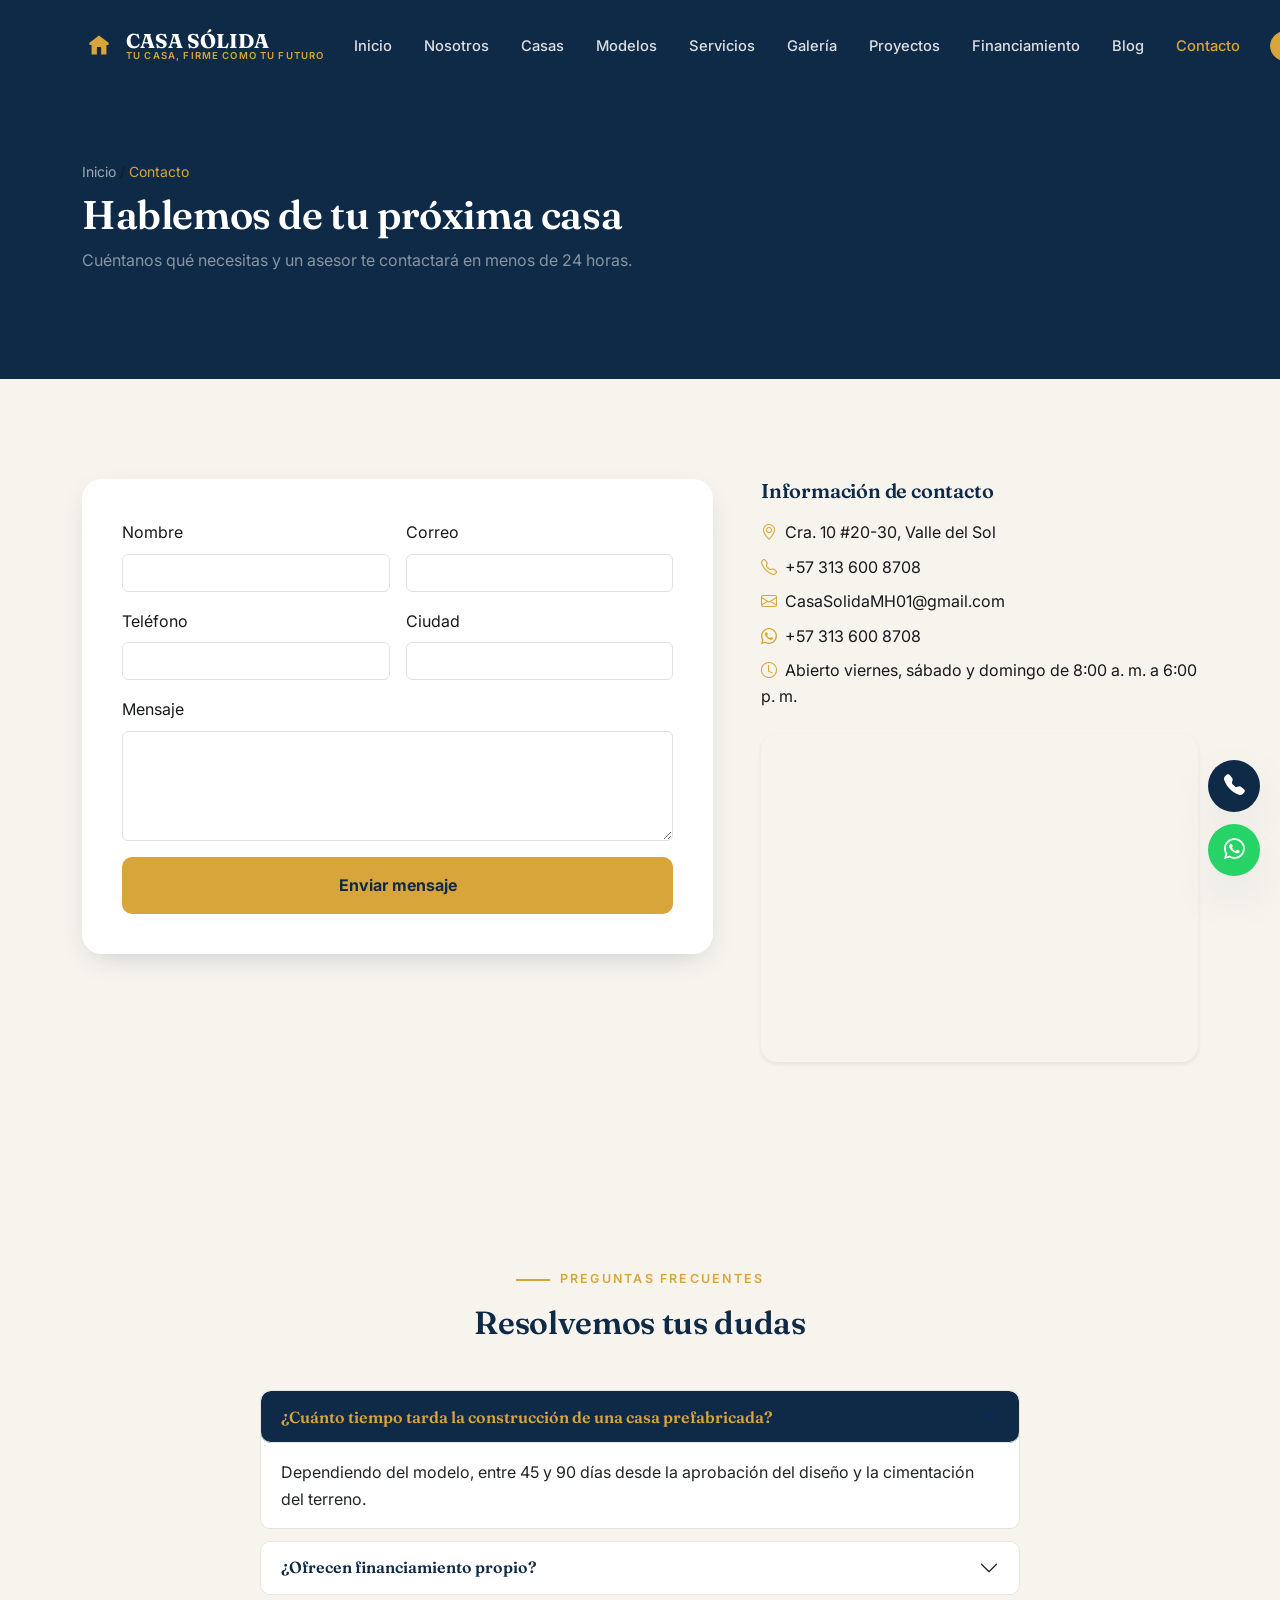
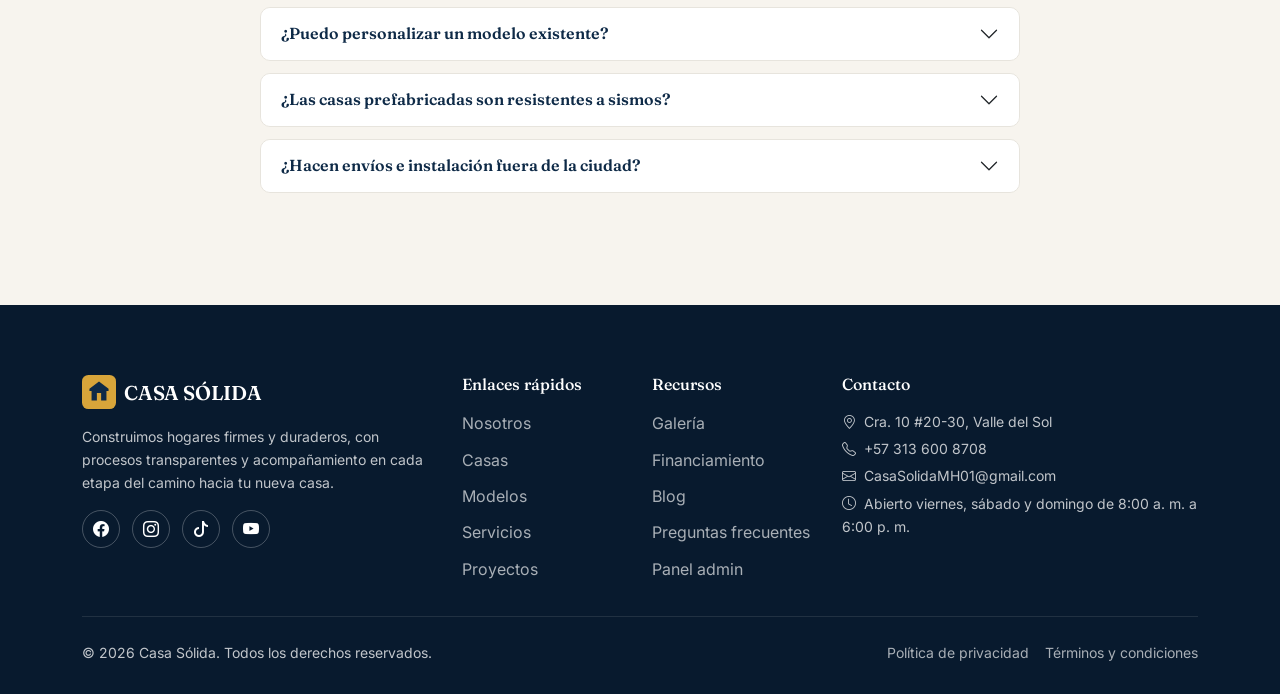
<file: contacto.html>
<!DOCTYPE html>
<html lang="es">
<head>
<meta charset="UTF-8">
<meta name="viewport" content="width=device-width, initial-scale=1.0">
<title>Contacto | Casa Sólida</title>
<meta name="description" content="Solicita tu cotización y resuelve tus dudas con nuestro equipo de asesores.">
<meta name="keywords" content="casas prefabricadas, construcción de vivienda, remodelaciones, financiamiento de vivienda, Casa Sólida">
<meta name="author" content="Casa Sólida">
<link rel="canonical" href="https://www.casasolida.com/contacto.html">

<!-- Open Graph -->
<meta property="og:type" content="website">
<meta property="og:title" content="Contacto | Casa Sólida">
<meta property="og:description" content="Solicita tu cotización y resuelve tus dudas con nuestro equipo de asesores.">
<meta property="og:image" content="img/favicon.svg">
<meta property="og:url" content="https://www.casasolida.com/contacto.html">
<meta property="og:site_name" content="Casa Sólida">
<meta property="og:locale" content="es_CO">

<!-- Twitter Card -->
<meta name="twitter:card" content="summary_large_image">
<meta name="twitter:title" content="Contacto | Casa Sólida">
<meta name="twitter:description" content="Solicita tu cotización y resuelve tus dudas con nuestro equipo de asesores.">

<!-- Favicon -->
<link rel="icon" type="image/svg+xml" href="img/favicon.svg">

<!-- Schema.org -->
<script type="application/ld+json">
{
  "@context": "https://schema.org",
  "@type": "HomeAndConstructionBusiness",
  "name": "Casa Sólida",
  "slogan": "Tu casa, firme como tu futuro.",
  "image": "img/favicon.svg",
  "url": "https://www.casasolida.com",
  "telephone": "+57-313-600-8708",
  "priceRange": "$$",
  "address": { "@type": "PostalAddress", "addressCountry": "CO" }
}
</script>

<!-- Fuentes -->
<link rel="preconnect" href="https://fonts.googleapis.com">
<link rel="preconnect" href="https://fonts.gstatic.com" crossorigin>
<link href="https://fonts.googleapis.com/css2?family=Fraunces:wght@500;600;700;900&family=Inter:wght@400;500;600;700&display=swap" rel="stylesheet">

<!-- Bootstrap 5 -->
<link href="https://cdn.jsdelivr.net/npm/bootstrap@5.3.3/dist/css/bootstrap.min.css" rel="stylesheet">
<!-- Bootstrap Icons -->
<link rel="stylesheet" href="https://cdn.jsdelivr.net/npm/bootstrap-icons@1.11.3/font/bootstrap-icons.css">
<!-- AOS (animaciones al hacer scroll) -->
<link rel="stylesheet" href="https://cdn.jsdelivr.net/npm/aos@2.3.4/dist/aos.css">

<!-- Estilos propios -->
<link rel="stylesheet" href="css/styles.css">
<link rel="stylesheet" href="css/responsive.css">

</head>
<body>

<nav class="navbar navbar-expand-lg navbar-cs">
  <div class="container">
    <a class="navbar-brand" href="index.html">
      <svg viewBox="0 0 64 64"><rect width="64" height="64" rx="12" fill="#0E2A47"/><path d="M32 12L14 26v4h4v18h10V34h8v14h10V30h4v-4L32 12z" fill="#D8A53A"/></svg>
      <span class="navbar-brand-text">CASA SÓLIDA<small>TU CASA, FIRME COMO TU FUTURO</small></span>
    </a>
    <button class="navbar-toggler navbar-toggler-cs" type="button" data-bs-toggle="collapse" data-bs-target="#navMenu" aria-label="Abrir menú">
      <i class="bi bi-list"></i>
    </button>
    <div class="collapse navbar-collapse justify-content-end" id="navMenu">
      <ul class="navbar-nav align-items-lg-center gap-lg-1">
        <li class="nav-item"><a class="nav-link" href="index.html">Inicio</a></li>
        <li class="nav-item"><a class="nav-link" href="nosotros.html">Nosotros</a></li>
        <li class="nav-item"><a class="nav-link" href="casas.html">Casas</a></li>
        <li class="nav-item"><a class="nav-link" href="modelos.html">Modelos</a></li>
        <li class="nav-item"><a class="nav-link" href="servicios.html">Servicios</a></li>
        <li class="nav-item"><a class="nav-link" href="galeria.html">Galería</a></li>
        <li class="nav-item"><a class="nav-link" href="proyectos.html">Proyectos</a></li>
        <li class="nav-item"><a class="nav-link" href="financiamiento.html">Financiamiento</a></li>
        <li class="nav-item"><a class="nav-link" href="blog.html">Blog</a></li>
        <li class="nav-item"><a class="nav-link" href="contacto.html">Contacto</a></li>
      </ul>
      <div class="d-flex align-items-center gap-2 mt-3 mt-lg-0 ms-lg-3">
        <div class="mini-toggle">
          <button data-idioma="es" title="Español">ES</button>
          <button data-idioma="en" title="English">EN</button>
        </div>
        <button class="nav-icon-btn" data-toggle-tema title="Cambiar modo claro/oscuro"><i class="bi bi-moon-stars"></i></button>
        <a href="contacto.html" class="btn btn-dorado btn-sm ms-1">Cotizar</a>
      </div>
    </div>
  </div>
</nav>


<main>
<header class="page-hero">
  <div class="grid-blueprint" style="opacity:0.5"></div>
  <div class="container position-relative">
    <nav class="breadcrumb-cs small mb-2"><a href="index.html">Inicio</a> / <span class="active">Contacto</span></nav>
    <h1 data-aos="fade-up">Hablemos de tu próxima casa</h1>
    <p class="text-white-50 mt-2" data-aos="fade-up" data-aos-delay="100">Cuéntanos qué necesitas y un asesor te contactará en menos de 24 horas.</p>
  </div>
</header>

<section class="section">
  <div class="container">
    <div class="row g-5">
      <div class="col-lg-7" data-aos="fade-right">
        <div class="calc-box">
          <div id="contacto-confirmacion" class="alert alert-success d-none">
            <i class="bi bi-check-circle-fill me-2"></i>¡Gracias! Hemos recibido tu mensaje, te contactaremos pronto.
          </div>
          <form id="form-contacto" class="row g-3 needs-validation" novalidate>
            <div class="col-md-6">
              <label class="form-label">Nombre</label>
              <input type="text" class="form-control" required>
              <div class="invalid-feedback">Por favor ingresa tu nombre.</div>
            </div>
            <div class="col-md-6">
              <label class="form-label">Correo</label>
              <input type="email" class="form-control" required>
              <div class="invalid-feedback">Ingresa un correo válido.</div>
            </div>
            <div class="col-md-6">
              <label class="form-label">Teléfono</label>
              <input type="tel" class="form-control" required>
              <div class="invalid-feedback">Ingresa tu teléfono.</div>
            </div>
            <div class="col-md-6">
              <label class="form-label">Ciudad</label>
              <input type="text" class="form-control" required>
              <div class="invalid-feedback">Ingresa tu ciudad.</div>
            </div>
            <div class="col-12">
              <label class="form-label">Mensaje</label>
              <textarea class="form-control" rows="4" required></textarea>
              <div class="invalid-feedback">Cuéntanos brevemente qué necesitas.</div>
            </div>
            <div class="col-12">
              <button type="submit" class="btn-dorado w-100" style="color:var(--azul-oscuro)">Enviar mensaje</button>
            </div>
          </form>
        </div>
      </div>
      <div class="col-lg-5" data-aos="fade-left">
        <h5 class="font-display mb-3">Información de contacto</h5>
        <p class="mb-2"><i class="bi bi-geo-alt text-dorado me-2"></i>Cra. 10 #20-30, Valle del Sol</p>
        <p class="mb-2"><i class="bi bi-telephone text-dorado me-2"></i>+57 313 600 8708</p>
        <p class="mb-2"><i class="bi bi-envelope text-dorado me-2"></i>CasaSolidaMH01@gmail.com</p>
        <p class="mb-2"><i class="bi bi-whatsapp text-dorado me-2"></i>+57 313 600 8708</p>
        <p class="mb-4"><i class="bi bi-clock text-dorado me-2"></i>Abierto viernes, sábado y domingo de 8:00 a. m. a 6:00 p. m.</p>
        <div class="rounded-4 overflow-hidden shadow-sm" style="aspect-ratio:4/3;">
          <!-- Mapa editable: reemplaza el parámetro "q" con la dirección real de la empresa -->
          <iframe
            src="https://www.google.com/maps?q=Bogot%C3%A1,Colombia&output=embed"
            width="100%" height="100%" style="border:0;" allowfullscreen loading="lazy"
            referrerpolicy="no-referrer-when-downgrade" title="Ubicación de Casa Sólida"></iframe>
        </div>
      </div>
    </div>
  </div>
</section>

<section class="section bg-crema" id="faq">
  <div class="container">
    <div class="text-center mb-5" data-aos="fade-up">
      <div class="eyebrow justify-content-center">Preguntas frecuentes</div>
      <h2>Resolvemos tus dudas</h2>
    </div>
    <div class="accordion accordion-cs mx-auto" style="max-width:760px" id="acordeonFAQ" data-aos="fade-up">
      <div class="accordion-item">
        <h2 class="accordion-header"><button class="accordion-button" type="button" data-bs-toggle="collapse" data-bs-target="#faq1">¿Cuánto tiempo tarda la construcción de una casa prefabricada?</button></h2>
        <div id="faq1" class="accordion-collapse collapse show" data-bs-parent="#acordeonFAQ"><div class="accordion-body">Dependiendo del modelo, entre 45 y 90 días desde la aprobación del diseño y la cimentación del terreno.</div></div>
      </div>
      <div class="accordion-item">
        <h2 class="accordion-header"><button class="accordion-button collapsed" type="button" data-bs-toggle="collapse" data-bs-target="#faq2">¿Ofrecen financiamiento propio?</button></h2>
        <div id="faq2" class="accordion-collapse collapse" data-bs-parent="#acordeonFAQ"><div class="accordion-body">Trabajamos con pagos directos.</div></div>
      </div>
      <div class="accordion-item">
        <h2 class="accordion-header"><button class="accordion-button collapsed" type="button" data-bs-toggle="collapse" data-bs-target="#faq3">¿Puedo personalizar un modelo existente?</button></h2>
        <div id="faq3" class="accordion-collapse collapse" data-bs-parent="#acordeonFAQ"><div class="accordion-body">Claro, la mayoría de nuestros modelos admiten modificaciones en distribución y acabados sin afectar la estructura.</div></div>
      </div>
      <div class="accordion-item">
        <h2 class="accordion-header"><button class="accordion-button collapsed" type="button" data-bs-toggle="collapse" data-bs-target="#faq4">¿Las casas prefabricadas son resistentes a sismos?</button></h2>
        <div id="faq4" class="accordion-collapse collapse" data-bs-parent="#acordeonFAQ"><div class="accordion-body">Sí, todas nuestras estructuras cumplen con la normativa sismo-resistente vigente en el país.</div></div>
      </div>
      <div class="accordion-item">
        <h2 class="accordion-header"><button class="accordion-button collapsed" type="button" data-bs-toggle="collapse" data-bs-target="#faq5">¿Hacen envíos e instalación fuera de la ciudad?</button></h2>
        <div id="faq5" class="accordion-collapse collapse" data-bs-parent="#acordeonFAQ"><div class="accordion-body">Sí, trabajamos en todo el territorio nacional; el costo de transporte se calcula según la distancia al proyecto.</div></div>
      </div>
    </div>
  </div>
</section>

</main>

<footer class="footer-cs">
  <div class="container">
    <div class="row g-4 mb-4">
      <div class="col-lg-4">
        <a href="index.html" class="d-flex align-items-center gap-2 mb-3">
          <svg width="34" height="34" viewBox="0 0 64 64"><rect width="64" height="64" rx="12" fill="#D8A53A"/><path d="M32 12L14 26v4h4v18h10V34h8v14h10V30h4v-4L32 12z" fill="#0E2A47"/></svg>
          <span class="font-display fs-5 text-white">CASA SÓLIDA</span>
        </a>
        <p class="small">Construimos hogares firmes y duraderos, con procesos transparentes y acompañamiento en cada etapa del camino hacia tu nueva casa.</p>
        <div class="mt-3">
          <a href="#" class="social-icon" aria-label="Facebook"><i class="bi bi-facebook"></i></a>
          <a href="#" class="social-icon" aria-label="Instagram"><i class="bi bi-instagram"></i></a>
          <a href="#" class="social-icon" aria-label="TikTok"><i class="bi bi-tiktok"></i></a>
          <a href="#" class="social-icon" aria-label="YouTube"><i class="bi bi-youtube"></i></a>
        </div>
      </div>
      <div class="col-lg-2 col-6">
        <h5 class="fs-6 mb-3">Enlaces rápidos</h5>
        <a class="link-footer" href="nosotros.html">Nosotros</a>
        <a class="link-footer" href="casas.html">Casas</a>
        <a class="link-footer" href="modelos.html">Modelos</a>
        <a class="link-footer" href="servicios.html">Servicios</a>
        <a class="link-footer" href="proyectos.html">Proyectos</a>
      </div>
      <div class="col-lg-2 col-6">
        <h5 class="fs-6 mb-3">Recursos</h5>
        <a class="link-footer" href="galeria.html">Galería</a>
        <a class="link-footer" href="financiamiento.html">Financiamiento</a>
        <a class="link-footer" href="blog.html">Blog</a>
        <a class="link-footer" href="contacto.html#faq">Preguntas frecuentes</a>
        <a class="link-footer" href="admin/index.html">Panel admin</a>
      </div>
      <div class="col-lg-4">
        <h5 class="fs-6 mb-3">Contacto</h5>
        <p class="small mb-1"><i class="bi bi-geo-alt me-2"></i>Cra. 10 #20-30, Valle del Sol</p>
        <p class="small mb-1"><i class="bi bi-telephone me-2"></i>+57 313 600 8708</p>
        <p class="small mb-1"><i class="bi bi-envelope me-2"></i>CasaSolidaMH01@gmail.com</p>
        <p class="small mb-0"><i class="bi bi-clock me-2"></i>Abierto viernes, sábado y domingo de 8:00 a. m. a 6:00 p. m.</p>
      </div>
    </div>
    <hr class="border-secondary opacity-25">
    <div class="d-flex flex-column flex-md-row justify-content-between align-items-center small gap-2 pt-2">
      <span>© 2026 Casa Sólida. Todos los derechos reservados.</span>
      <div class="d-flex gap-3">
        <a href="privacidad.html" class="link-footer mb-0">Política de privacidad</a>
        <a href="terminos.html" class="link-footer mb-0">Términos y condiciones</a>
      </div>
    </div>
  </div>
</footer>


<div class="flotantes">
  <button class="fab fab-arriba" aria-label="Volver arriba"><i class="bi bi-arrow-up"></i></button>
  <a class="fab fab-llamar" href="tel:+573136008708" aria-label="Llamar a Casa Sólida"><i class="bi bi-telephone-fill"></i></a>
  <a class="fab fab-whatsapp" href="https://wa.me/573136008708?text=Hola%20Casa%20S%C3%B3lida,%20quisiera%20m%C3%A1s%20informaci%C3%B3n" target="_blank" rel="noopener" aria-label="Escribir por WhatsApp"><i class="bi bi-whatsapp"></i></a>
</div>


<script src="https://cdn.jsdelivr.net/npm/bootstrap@5.3.3/dist/js/bootstrap.bundle.min.js"></script>
<script src="https://cdn.jsdelivr.net/npm/aos@2.3.4/dist/aos.js"></script>
<script src="js/main.js"></script>

</body>
</html>
</file>
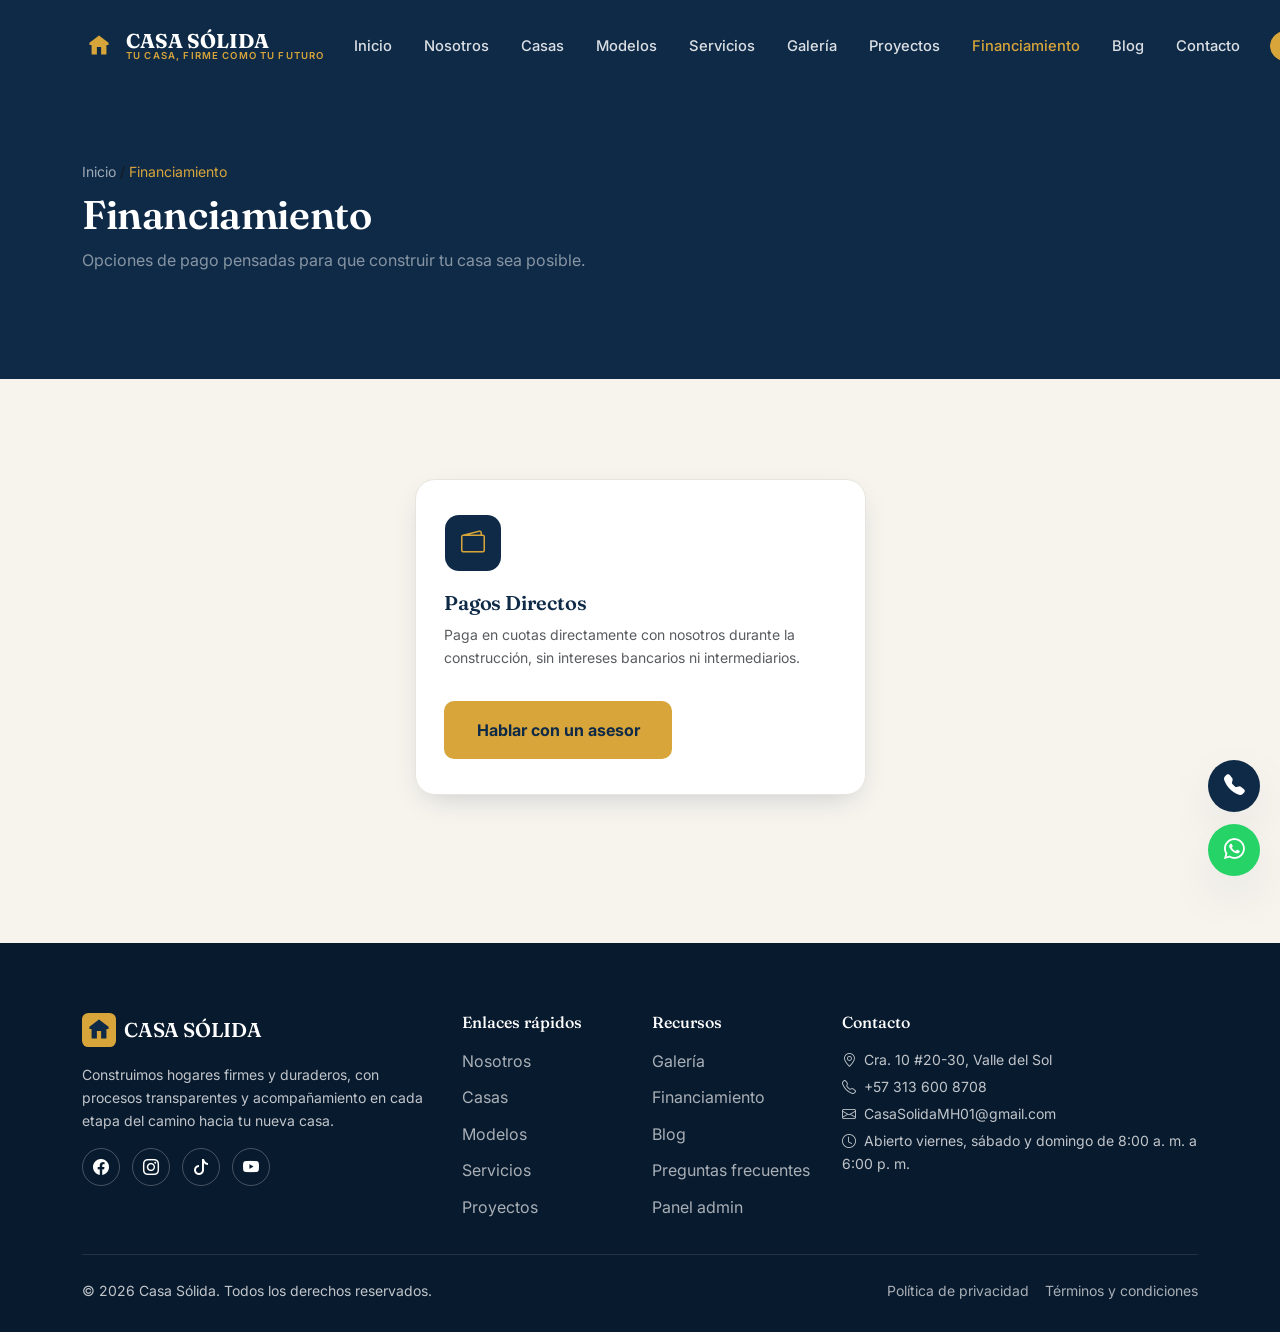
<file: financiamiento.html>
<!DOCTYPE html>
<html lang="es">
<head>
<meta charset="UTF-8">
<meta name="viewport" content="width=device-width, initial-scale=1.0">
<title>Financiamiento | Casa Sólida</title>
<meta name="description" content="Opciones de pago, créditos y calculadora de cuotas para tu nueva casa.">
<meta name="keywords" content="casas prefabricadas, construcción de vivienda, remodelaciones, financiamiento de vivienda, Casa Sólida">
<meta name="author" content="Casa Sólida">
<link rel="canonical" href="https://www.casasolida.com/financiamiento.html">

<!-- Open Graph -->
<meta property="og:type" content="website">
<meta property="og:title" content="Financiamiento | Casa Sólida">
<meta property="og:description" content="Opciones de pago, créditos y calculadora de cuotas para tu nueva casa.">
<meta property="og:image" content="img/favicon.svg">
<meta property="og:url" content="https://www.casasolida.com/financiamiento.html">
<meta property="og:site_name" content="Casa Sólida">
<meta property="og:locale" content="es_CO">

<!-- Twitter Card -->
<meta name="twitter:card" content="summary_large_image">
<meta name="twitter:title" content="Financiamiento | Casa Sólida">
<meta name="twitter:description" content="Opciones de pago, créditos y calculadora de cuotas para tu nueva casa.">

<!-- Favicon -->
<link rel="icon" type="image/svg+xml" href="img/favicon.svg">

<!-- Schema.org -->
<script type="application/ld+json">
{
  "@context": "https://schema.org",
  "@type": "HomeAndConstructionBusiness",
  "name": "Casa Sólida",
  "slogan": "Tu casa, firme como tu futuro.",
  "image": "img/favicon.svg",
  "url": "https://www.casasolida.com",
  "telephone": "+57-313-600-8708",
  "priceRange": "$$",
  "address": { "@type": "PostalAddress", "addressCountry": "CO" }
}
</script>

<!-- Fuentes -->
<link rel="preconnect" href="https://fonts.googleapis.com">
<link rel="preconnect" href="https://fonts.gstatic.com" crossorigin>
<link href="https://fonts.googleapis.com/css2?family=Fraunces:wght@500;600;700;900&family=Inter:wght@400;500;600;700&display=swap" rel="stylesheet">

<!-- Bootstrap 5 -->
<link href="https://cdn.jsdelivr.net/npm/bootstrap@5.3.3/dist/css/bootstrap.min.css" rel="stylesheet">
<!-- Bootstrap Icons -->
<link rel="stylesheet" href="https://cdn.jsdelivr.net/npm/bootstrap-icons@1.11.3/font/bootstrap-icons.css">
<!-- AOS (animaciones al hacer scroll) -->
<link rel="stylesheet" href="https://cdn.jsdelivr.net/npm/aos@2.3.4/dist/aos.css">

<!-- Estilos propios -->
<link rel="stylesheet" href="css/styles.css">
<link rel="stylesheet" href="css/responsive.css">

</head>
<body>

<nav class="navbar navbar-expand-lg navbar-cs">
  <div class="container">
    <a class="navbar-brand" href="index.html">
      <svg viewBox="0 0 64 64"><rect width="64" height="64" rx="12" fill="#0E2A47"/><path d="M32 12L14 26v4h4v18h10V34h8v14h10V30h4v-4L32 12z" fill="#D8A53A"/></svg>
      <span class="navbar-brand-text">CASA SÓLIDA<small>TU CASA, FIRME COMO TU FUTURO</small></span>
    </a>
    <button class="navbar-toggler navbar-toggler-cs" type="button" data-bs-toggle="collapse" data-bs-target="#navMenu" aria-label="Abrir menú">
      <i class="bi bi-list"></i>
    </button>
    <div class="collapse navbar-collapse justify-content-end" id="navMenu">
      <ul class="navbar-nav align-items-lg-center gap-lg-1">
        <li class="nav-item"><a class="nav-link" href="index.html">Inicio</a></li>
        <li class="nav-item"><a class="nav-link" href="nosotros.html">Nosotros</a></li>
        <li class="nav-item"><a class="nav-link" href="casas.html">Casas</a></li>
        <li class="nav-item"><a class="nav-link" href="modelos.html">Modelos</a></li>
        <li class="nav-item"><a class="nav-link" href="servicios.html">Servicios</a></li>
        <li class="nav-item"><a class="nav-link" href="galeria.html">Galería</a></li>
        <li class="nav-item"><a class="nav-link" href="proyectos.html">Proyectos</a></li>
        <li class="nav-item"><a class="nav-link" href="financiamiento.html">Financiamiento</a></li>
        <li class="nav-item"><a class="nav-link" href="blog.html">Blog</a></li>
        <li class="nav-item"><a class="nav-link" href="contacto.html">Contacto</a></li>
      </ul>
      <div class="d-flex align-items-center gap-2 mt-3 mt-lg-0 ms-lg-3">
        <div class="mini-toggle">
          <button data-idioma="es" title="Español">ES</button>
          <button data-idioma="en" title="English">EN</button>
        </div>
        <button class="nav-icon-btn" data-toggle-tema title="Cambiar modo claro/oscuro"><i class="bi bi-moon-stars"></i></button>
        <a href="contacto.html" class="btn btn-dorado btn-sm ms-1">Cotizar</a>
      </div>
    </div>
  </div>
</nav>


<main>
<header class="page-hero">
  <div class="grid-blueprint" style="opacity:0.5"></div>
  <div class="container position-relative">
    <nav class="breadcrumb-cs small mb-2"><a href="index.html">Inicio</a> / <span class="active">Financiamiento</span></nav>
    <h1 data-aos="fade-up">Financiamiento</h1>
    <p class="text-white-50 mt-2" data-aos="fade-up" data-aos-delay="100">Opciones de pago pensadas para que construir tu casa sea posible.</p>
  </div>
</header>

<section class="section">
  <div class="container">
    <div class="row g-4 mb-5 justify-content-center">
      <div class="col-md-5" data-aos="fade-up">
        <div class="card-servicio h-100">
          <div class="icono"><i class="bi bi-wallet2"></i></div>
          <h5 class="font-display">Pagos Directos</h5>
          <p class="text-muted small">Paga en cuotas directamente con nosotros durante la construcción, sin intereses bancarios ni intermediarios.</p>
          <a href="contacto.html" class="btn-dorado mt-3 d-inline-block" style="color:var(--azul-oscuro)">Hablar con un asesor</a>
        </div>
      </div>
    </div>
  </div>
</section>

</main>

<footer class="footer-cs">
  <div class="container">
    <div class="row g-4 mb-4">
      <div class="col-lg-4">
        <a href="index.html" class="d-flex align-items-center gap-2 mb-3">
          <svg width="34" height="34" viewBox="0 0 64 64"><rect width="64" height="64" rx="12" fill="#D8A53A"/><path d="M32 12L14 26v4h4v18h10V34h8v14h10V30h4v-4L32 12z" fill="#0E2A47"/></svg>
          <span class="font-display fs-5 text-white">CASA SÓLIDA</span>
        </a>
        <p class="small">Construimos hogares firmes y duraderos, con procesos transparentes y acompañamiento en cada etapa del camino hacia tu nueva casa.</p>
        <div class="mt-3">
          <a href="#" class="social-icon" aria-label="Facebook"><i class="bi bi-facebook"></i></a>
          <a href="#" class="social-icon" aria-label="Instagram"><i class="bi bi-instagram"></i></a>
          <a href="#" class="social-icon" aria-label="TikTok"><i class="bi bi-tiktok"></i></a>
          <a href="#" class="social-icon" aria-label="YouTube"><i class="bi bi-youtube"></i></a>
        </div>
      </div>
      <div class="col-lg-2 col-6">
        <h5 class="fs-6 mb-3">Enlaces rápidos</h5>
        <a class="link-footer" href="nosotros.html">Nosotros</a>
        <a class="link-footer" href="casas.html">Casas</a>
        <a class="link-footer" href="modelos.html">Modelos</a>
        <a class="link-footer" href="servicios.html">Servicios</a>
        <a class="link-footer" href="proyectos.html">Proyectos</a>
      </div>
      <div class="col-lg-2 col-6">
        <h5 class="fs-6 mb-3">Recursos</h5>
        <a class="link-footer" href="galeria.html">Galería</a>
        <a class="link-footer" href="financiamiento.html">Financiamiento</a>
        <a class="link-footer" href="blog.html">Blog</a>
        <a class="link-footer" href="contacto.html#faq">Preguntas frecuentes</a>
        <a class="link-footer" href="admin/index.html">Panel admin</a>
      </div>
      <div class="col-lg-4">
        <h5 class="fs-6 mb-3">Contacto</h5>
        <p class="small mb-1"><i class="bi bi-geo-alt me-2"></i>Cra. 10 #20-30, Valle del Sol</p>
        <p class="small mb-1"><i class="bi bi-telephone me-2"></i>+57 313 600 8708</p>
        <p class="small mb-1"><i class="bi bi-envelope me-2"></i>CasaSolidaMH01@gmail.com</p>
        <p class="small mb-0"><i class="bi bi-clock me-2"></i>Abierto viernes, sábado y domingo de 8:00 a. m. a 6:00 p. m.</p>
      </div>
    </div>
    <hr class="border-secondary opacity-25">
    <div class="d-flex flex-column flex-md-row justify-content-between align-items-center small gap-2 pt-2">
      <span>© 2026 Casa Sólida. Todos los derechos reservados.</span>
      <div class="d-flex gap-3">
        <a href="privacidad.html" class="link-footer mb-0">Política de privacidad</a>
        <a href="terminos.html" class="link-footer mb-0">Términos y condiciones</a>
      </div>
    </div>
  </div>
</footer>


<div class="flotantes">
  <button class="fab fab-arriba" aria-label="Volver arriba"><i class="bi bi-arrow-up"></i></button>
  <a class="fab fab-llamar" href="tel:+573136008708" aria-label="Llamar a Casa Sólida"><i class="bi bi-telephone-fill"></i></a>
  <a class="fab fab-whatsapp" href="https://wa.me/573136008708?text=Hola%20Casa%20S%C3%B3lida,%20quisiera%20m%C3%A1s%20informaci%C3%B3n" target="_blank" rel="noopener" aria-label="Escribir por WhatsApp"><i class="bi bi-whatsapp"></i></a>
</div>


<script src="https://cdn.jsdelivr.net/npm/bootstrap@5.3.3/dist/js/bootstrap.bundle.min.js"></script>
<script src="https://cdn.jsdelivr.net/npm/aos@2.3.4/dist/aos.js"></script>
<script src="js/main.js"></script>

</body>
</html>
</file>
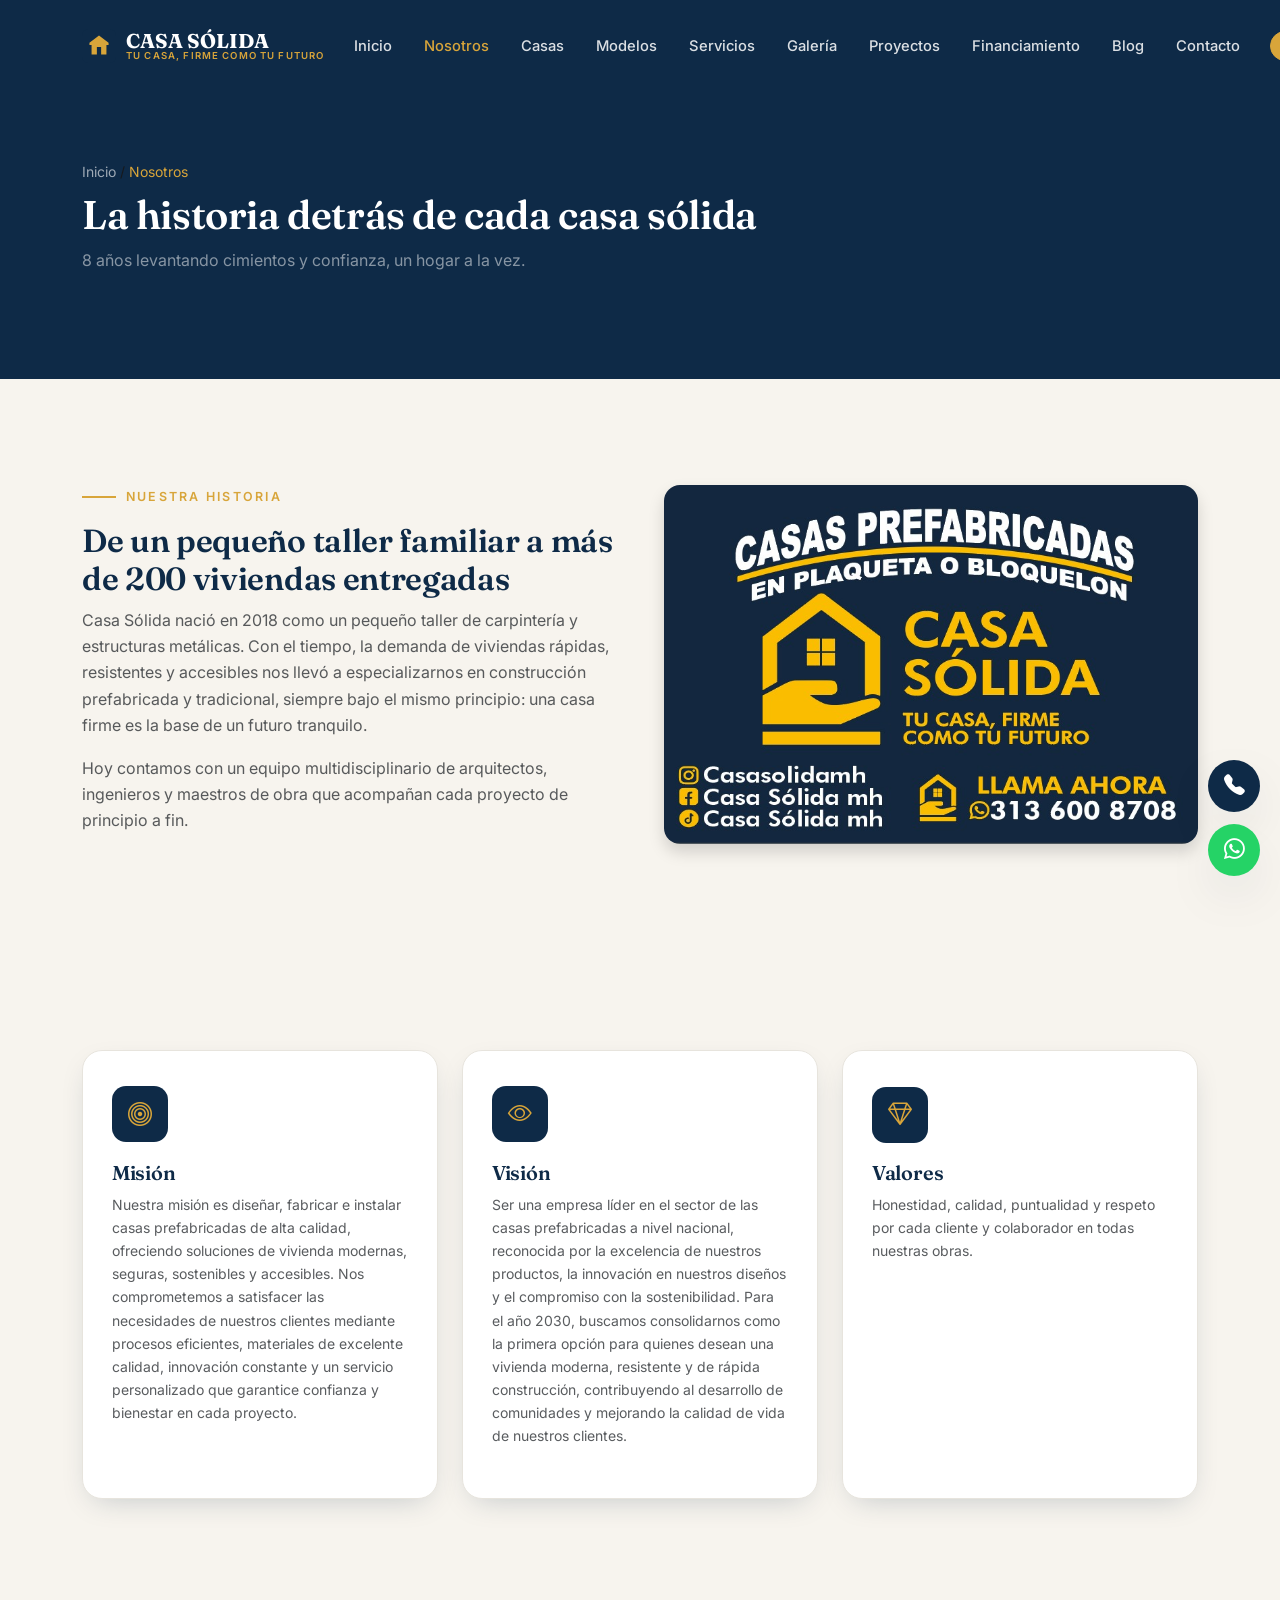
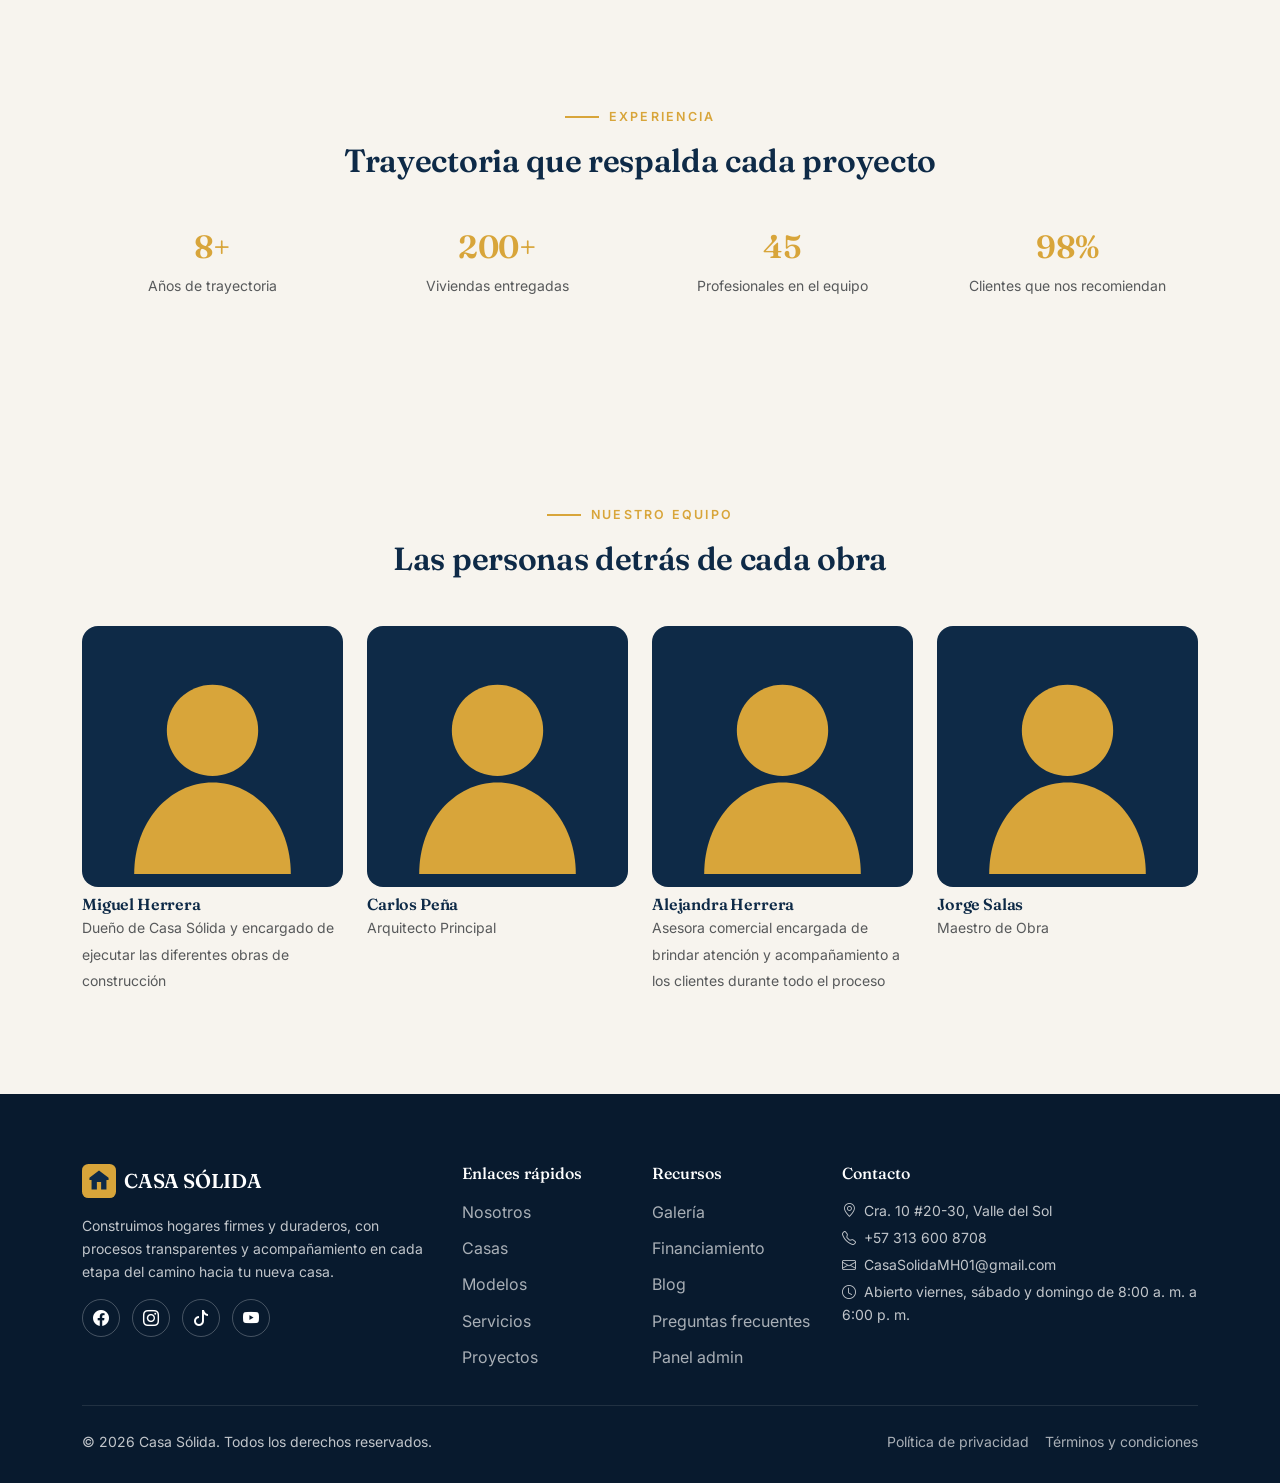
<file: nosotros.html>
<!DOCTYPE html>
<html lang="es">
<head>
<meta charset="UTF-8">
<meta name="viewport" content="width=device-width, initial-scale=1.0">
<title>Nosotros | Casa Sólida</title>
<meta name="description" content="Conoce la historia, misión, visión y equipo detrás de Casa Sólida.">
<meta name="keywords" content="casas prefabricadas, construcción de vivienda, remodelaciones, financiamiento de vivienda, Casa Sólida">
<meta name="author" content="Casa Sólida">
<link rel="canonical" href="https://www.casasolida.com/nosotros.html">

<!-- Open Graph -->
<meta property="og:type" content="website">
<meta property="og:title" content="Nosotros | Casa Sólida">
<meta property="og:description" content="Conoce la historia, misión, visión y equipo detrás de Casa Sólida.">
<meta property="og:image" content="img/favicon.svg">
<meta property="og:url" content="https://www.casasolida.com/nosotros.html">
<meta property="og:site_name" content="Casa Sólida">
<meta property="og:locale" content="es_CO">

<!-- Twitter Card -->
<meta name="twitter:card" content="summary_large_image">
<meta name="twitter:title" content="Nosotros | Casa Sólida">
<meta name="twitter:description" content="Conoce la historia, misión, visión y equipo detrás de Casa Sólida.">

<!-- Favicon -->
<link rel="icon" type="image/svg+xml" href="img/favicon.svg">

<!-- Schema.org -->
<script type="application/ld+json">
{
  "@context": "https://schema.org",
  "@type": "HomeAndConstructionBusiness",
  "name": "Casa Sólida",
  "slogan": "Tu casa, firme como tu futuro.",
  "image": "img/favicon.svg",
  "url": "https://www.casasolida.com",
  "telephone": "+57-313-600-8708",
  "priceRange": "$$",
  "address": { "@type": "PostalAddress", "addressCountry": "CO" }
}
</script>

<!-- Fuentes -->
<link rel="preconnect" href="https://fonts.googleapis.com">
<link rel="preconnect" href="https://fonts.gstatic.com" crossorigin>
<link href="https://fonts.googleapis.com/css2?family=Fraunces:wght@500;600;700;900&family=Inter:wght@400;500;600;700&display=swap" rel="stylesheet">

<!-- Bootstrap 5 -->
<link href="https://cdn.jsdelivr.net/npm/bootstrap@5.3.3/dist/css/bootstrap.min.css" rel="stylesheet">
<!-- Bootstrap Icons -->
<link rel="stylesheet" href="https://cdn.jsdelivr.net/npm/bootstrap-icons@1.11.3/font/bootstrap-icons.css">
<!-- AOS (animaciones al hacer scroll) -->
<link rel="stylesheet" href="https://cdn.jsdelivr.net/npm/aos@2.3.4/dist/aos.css">

<!-- Estilos propios -->
<link rel="stylesheet" href="css/styles.css">
<link rel="stylesheet" href="css/responsive.css">

</head>
<body>

<nav class="navbar navbar-expand-lg navbar-cs">
  <div class="container">
    <a class="navbar-brand" href="index.html">
      <svg viewBox="0 0 64 64"><rect width="64" height="64" rx="12" fill="#0E2A47"/><path d="M32 12L14 26v4h4v18h10V34h8v14h10V30h4v-4L32 12z" fill="#D8A53A"/></svg>
      <span class="navbar-brand-text">CASA SÓLIDA<small>TU CASA, FIRME COMO TU FUTURO</small></span>
    </a>
    <button class="navbar-toggler navbar-toggler-cs" type="button" data-bs-toggle="collapse" data-bs-target="#navMenu" aria-label="Abrir menú">
      <i class="bi bi-list"></i>
    </button>
    <div class="collapse navbar-collapse justify-content-end" id="navMenu">
      <ul class="navbar-nav align-items-lg-center gap-lg-1">
        <li class="nav-item"><a class="nav-link" href="index.html">Inicio</a></li>
        <li class="nav-item"><a class="nav-link" href="nosotros.html">Nosotros</a></li>
        <li class="nav-item"><a class="nav-link" href="casas.html">Casas</a></li>
        <li class="nav-item"><a class="nav-link" href="modelos.html">Modelos</a></li>
        <li class="nav-item"><a class="nav-link" href="servicios.html">Servicios</a></li>
        <li class="nav-item"><a class="nav-link" href="galeria.html">Galería</a></li>
        <li class="nav-item"><a class="nav-link" href="proyectos.html">Proyectos</a></li>
        <li class="nav-item"><a class="nav-link" href="financiamiento.html">Financiamiento</a></li>
        <li class="nav-item"><a class="nav-link" href="blog.html">Blog</a></li>
        <li class="nav-item"><a class="nav-link" href="contacto.html">Contacto</a></li>
      </ul>
      <div class="d-flex align-items-center gap-2 mt-3 mt-lg-0 ms-lg-3">
        <div class="mini-toggle">
          <button data-idioma="es" title="Español">ES</button>
          <button data-idioma="en" title="English">EN</button>
        </div>
        <button class="nav-icon-btn" data-toggle-tema title="Cambiar modo claro/oscuro"><i class="bi bi-moon-stars"></i></button>
        <a href="contacto.html" class="btn btn-dorado btn-sm ms-1">Cotizar</a>
      </div>
    </div>
  </div>
</nav>


<main>
<header class="page-hero">
  <div class="grid-blueprint" style="opacity:0.5"></div>
  <div class="container position-relative">
    <nav class="breadcrumb-cs small mb-2"><a href="index.html">Inicio</a> / <span class="active">Nosotros</span></nav>
    <h1 data-aos="fade-up">La historia detrás de cada casa sólida</h1>
    <p class="text-white-50 mt-2" style="max-width:560px" data-aos="fade-up" data-aos-delay="100">8 años levantando cimientos y confianza, un hogar a la vez.</p>
  </div>
</header>

<section class="section">
  <div class="container">
    <div class="row g-5 align-items-center">
      <div class="col-lg-6" data-aos="fade-right">
        <div class="eyebrow">Nuestra historia</div>
        <h2>De un pequeño taller familiar a más de 200 viviendas entregadas</h2>
        <p class="text-muted">Casa Sólida nació en 2018 como un pequeño taller de carpintería y estructuras metálicas. Con el tiempo, la demanda de viviendas rápidas, resistentes y accesibles nos llevó a especializarnos en construcción prefabricada y tradicional, siempre bajo el mismo principio: una casa firme es la base de un futuro tranquilo.</p>
        <p class="text-muted">Hoy contamos con un equipo multidisciplinario de arquitectos, ingenieros y maestros de obra que acompañan cada proyecto de principio a fin.</p>
      </div>
      <div class="col-lg-6" data-aos="fade-left">
        <img src="img/logo-banner.jpg" class="img-fluid rounded-4 shadow" alt="Obra de construcción Casa Sólida">
      </div>
    </div>
  </div>
</section>

<section class="section bg-crema">
  <div class="container">
    <div class="row g-4">
      <div class="col-md-4" data-aos="fade-up">
        <div class="card-servicio h-100">
          <div class="icono"><i class="bi bi-bullseye"></i></div>
          <h5 class="font-display">Misión</h5>
          <p class="text-muted small">Nuestra misión es diseñar, fabricar e instalar casas prefabricadas de alta calidad, ofreciendo soluciones de vivienda modernas, seguras, sostenibles y accesibles. Nos comprometemos a satisfacer las necesidades de nuestros clientes mediante procesos eficientes, materiales de excelente calidad, innovación constante y un servicio personalizado que garantice confianza y bienestar en cada proyecto.</p>
        </div>
      </div>
      <div class="col-md-4" data-aos="fade-up" data-aos-delay="100">
        <div class="card-servicio h-100">
          <div class="icono"><i class="bi bi-eye"></i></div>
          <h5 class="font-display">Visión</h5>
          <p class="text-muted small">Ser una empresa líder en el sector de las casas prefabricadas a nivel nacional, reconocida por la excelencia de nuestros productos, la innovación en nuestros diseños y el compromiso con la sostenibilidad. Para el año 2030, buscamos consolidarnos como la primera opción para quienes desean una vivienda moderna, resistente y de rápida construcción, contribuyendo al desarrollo de comunidades y mejorando la calidad de vida de nuestros clientes.</p>
        </div>
      </div>
      <div class="col-md-4" data-aos="fade-up" data-aos-delay="200">
        <div class="card-servicio h-100">
          <div class="icono"><i class="bi bi-gem"></i></div>
          <h5 class="font-display">Valores</h5>
          <p class="text-muted small">Honestidad, calidad, puntualidad y respeto por cada cliente y colaborador en todas nuestras obras.</p>
        </div>
      </div>
    </div>
  </div>
</section>

<section class="section">
  <div class="container">
    <div class="text-center mb-5" data-aos="fade-up">
      <div class="eyebrow justify-content-center">Experiencia</div>
      <h2>Trayectoria que respalda cada proyecto</h2>
    </div>
    <div class="row text-center g-4">
      <div class="col-6 col-md-3" data-aos="fade-up"><h2 class="text-dorado">8+</h2><p class="text-muted small mb-0">Años de trayectoria</p></div>
      <div class="col-6 col-md-3" data-aos="fade-up" data-aos-delay="100"><h2 class="text-dorado">200+</h2><p class="text-muted small mb-0">Viviendas entregadas</p></div>
      <div class="col-6 col-md-3" data-aos="fade-up" data-aos-delay="200"><h2 class="text-dorado">45</h2><p class="text-muted small mb-0">Profesionales en el equipo</p></div>
      <div class="col-6 col-md-3" data-aos="fade-up" data-aos-delay="300"><h2 class="text-dorado">98%</h2><p class="text-muted small mb-0">Clientes que nos recomiendan</p></div>
    </div>
  </div>
</section>

<section class="section bg-crema">
  <div class="container">
    <div class="text-center mb-5" data-aos="fade-up">
      <div class="eyebrow justify-content-center">Nuestro equipo</div>
      <h2>Las personas detrás de cada obra</h2>
    </div>
    <div class="row g-4">
      <div class="col-md-3 col-6" data-aos="fade-up">
        <img src="img/placeholder-team.svg" class="img-fluid rounded-4 mb-2" alt="Dueño de Casa Sólida">
        <h6 class="font-display mb-0">Miguel Herrera</h6><small class="text-muted">Dueño de Casa Sólida y encargado de ejecutar las diferentes obras de construcción</small>
      </div>
      <div class="col-md-3 col-6" data-aos="fade-up" data-aos-delay="100">
        <img src="img/placeholder-team.svg" class="img-fluid rounded-4 mb-2" alt="Arquitecto principal">
        <h6 class="font-display mb-0">Carlos Peña</h6><small class="text-muted">Arquitecto Principal</small>
      </div>
      <div class="col-md-3 col-6" data-aos="fade-up" data-aos-delay="200">
        <img src="img/placeholder-team.svg" class="img-fluid rounded-4 mb-2" alt="Asesora comercial">
        <h6 class="font-display mb-0">Alejandra Herrera</h6><small class="text-muted">Asesora comercial encargada de brindar atención y acompañamiento a los clientes durante todo el proceso</small>
      </div>
      <div class="col-md-3 col-6" data-aos="fade-up" data-aos-delay="300">
        <img src="img/placeholder-team.svg" class="img-fluid rounded-4 mb-2" alt="Maestro de obra">
        <h6 class="font-display mb-0">Jorge Salas</h6><small class="text-muted">Maestro de Obra</small>
      </div>
    </div>
  </div>
</section>

</main>

<footer class="footer-cs">
  <div class="container">
    <div class="row g-4 mb-4">
      <div class="col-lg-4">
        <a href="index.html" class="d-flex align-items-center gap-2 mb-3">
          <svg width="34" height="34" viewBox="0 0 64 64"><rect width="64" height="64" rx="12" fill="#D8A53A"/><path d="M32 12L14 26v4h4v18h10V34h8v14h10V30h4v-4L32 12z" fill="#0E2A47"/></svg>
          <span class="font-display fs-5 text-white">CASA SÓLIDA</span>
        </a>
        <p class="small">Construimos hogares firmes y duraderos, con procesos transparentes y acompañamiento en cada etapa del camino hacia tu nueva casa.</p>
        <div class="mt-3">
          <a href="#" class="social-icon" aria-label="Facebook"><i class="bi bi-facebook"></i></a>
          <a href="#" class="social-icon" aria-label="Instagram"><i class="bi bi-instagram"></i></a>
          <a href="#" class="social-icon" aria-label="TikTok"><i class="bi bi-tiktok"></i></a>
          <a href="#" class="social-icon" aria-label="YouTube"><i class="bi bi-youtube"></i></a>
        </div>
      </div>
      <div class="col-lg-2 col-6">
        <h5 class="fs-6 mb-3">Enlaces rápidos</h5>
        <a class="link-footer" href="nosotros.html">Nosotros</a>
        <a class="link-footer" href="casas.html">Casas</a>
        <a class="link-footer" href="modelos.html">Modelos</a>
        <a class="link-footer" href="servicios.html">Servicios</a>
        <a class="link-footer" href="proyectos.html">Proyectos</a>
      </div>
      <div class="col-lg-2 col-6">
        <h5 class="fs-6 mb-3">Recursos</h5>
        <a class="link-footer" href="galeria.html">Galería</a>
        <a class="link-footer" href="financiamiento.html">Financiamiento</a>
        <a class="link-footer" href="blog.html">Blog</a>
        <a class="link-footer" href="contacto.html#faq">Preguntas frecuentes</a>
        <a class="link-footer" href="admin/index.html">Panel admin</a>
      </div>
      <div class="col-lg-4">
        <h5 class="fs-6 mb-3">Contacto</h5>
        <p class="small mb-1"><i class="bi bi-geo-alt me-2"></i>Cra. 10 #20-30, Valle del Sol</p>
        <p class="small mb-1"><i class="bi bi-telephone me-2"></i>+57 313 600 8708</p>
        <p class="small mb-1"><i class="bi bi-envelope me-2"></i>CasaSolidaMH01@gmail.com</p>
        <p class="small mb-0"><i class="bi bi-clock me-2"></i>Abierto viernes, sábado y domingo de 8:00 a. m. a 6:00 p. m.</p>
      </div>
    </div>
    <hr class="border-secondary opacity-25">
    <div class="d-flex flex-column flex-md-row justify-content-between align-items-center small gap-2 pt-2">
      <span>© 2026 Casa Sólida. Todos los derechos reservados.</span>
      <div class="d-flex gap-3">
        <a href="privacidad.html" class="link-footer mb-0">Política de privacidad</a>
        <a href="terminos.html" class="link-footer mb-0">Términos y condiciones</a>
      </div>
    </div>
  </div>
</footer>


<div class="flotantes">
  <button class="fab fab-arriba" aria-label="Volver arriba"><i class="bi bi-arrow-up"></i></button>
  <a class="fab fab-llamar" href="tel:+573136008708" aria-label="Llamar a Casa Sólida"><i class="bi bi-telephone-fill"></i></a>
  <a class="fab fab-whatsapp" href="https://wa.me/573136008708?text=Hola%20Casa%20S%C3%B3lida,%20quisiera%20m%C3%A1s%20informaci%C3%B3n" target="_blank" rel="noopener" aria-label="Escribir por WhatsApp"><i class="bi bi-whatsapp"></i></a>
</div>


<script src="https://cdn.jsdelivr.net/npm/bootstrap@5.3.3/dist/js/bootstrap.bundle.min.js"></script>
<script src="https://cdn.jsdelivr.net/npm/aos@2.3.4/dist/aos.js"></script>
<script src="js/main.js"></script>

</body>
</html>
</file>
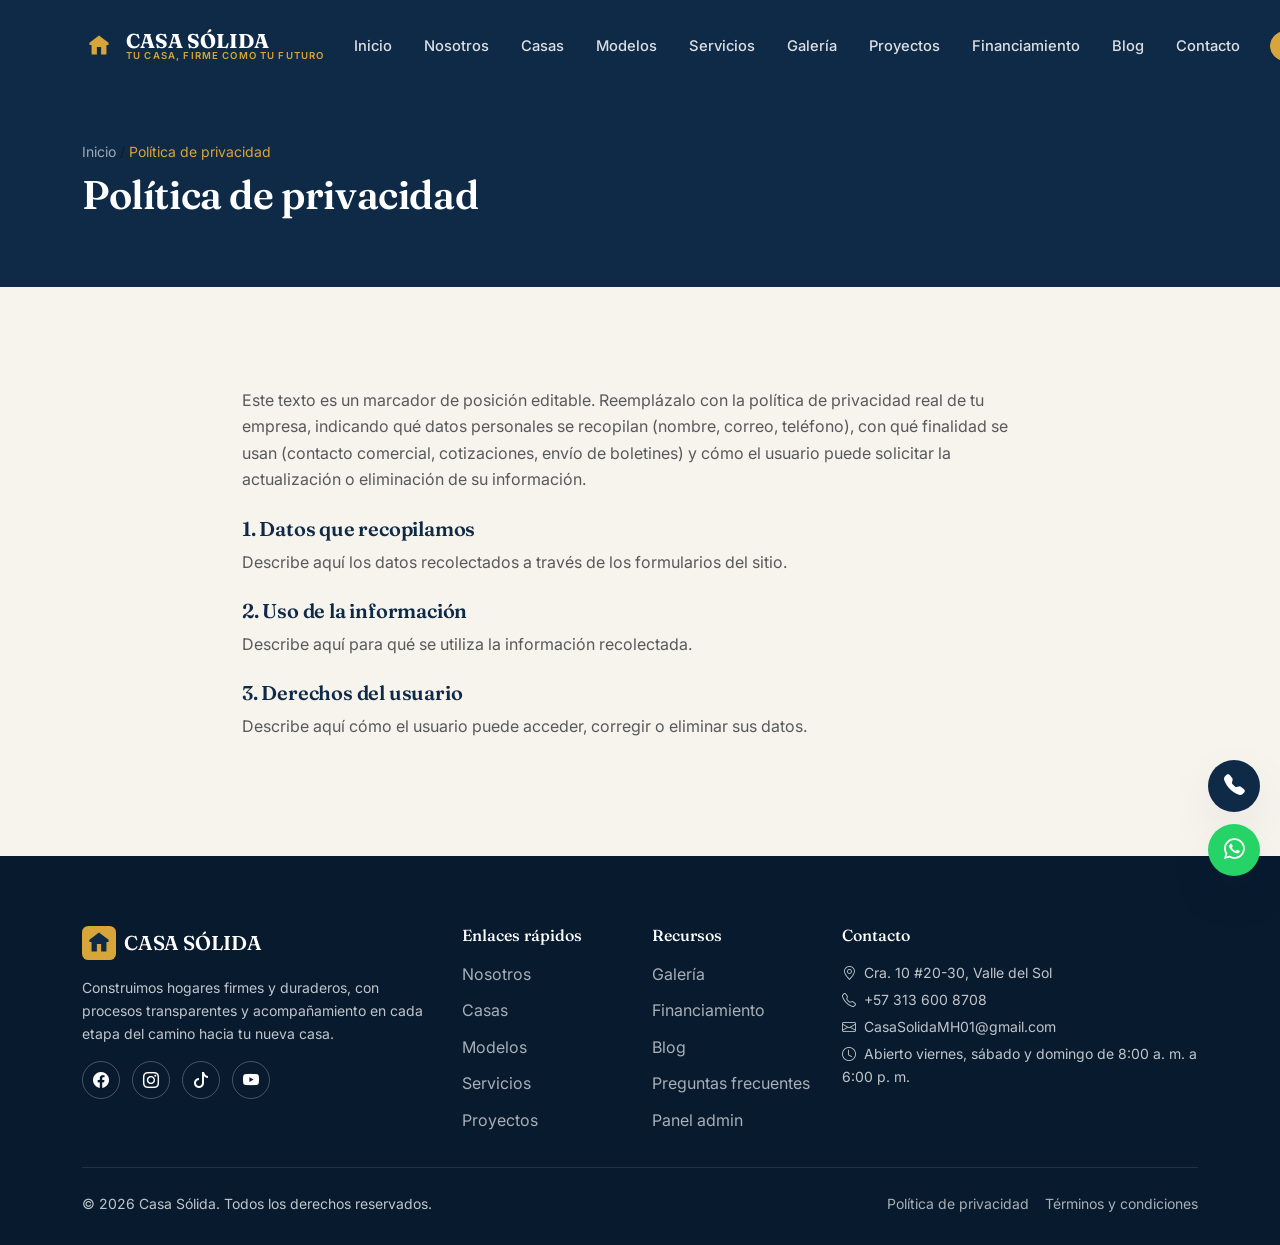
<file: privacidad.html>
<!DOCTYPE html>
<html lang="es">
<head>
<meta charset="UTF-8">
<meta name="viewport" content="width=device-width, initial-scale=1.0">
<title>Política de privacidad | Casa Sólida</title>
<meta name="description" content="Política de privacidad de Casa Sólida.">
<meta name="keywords" content="casas prefabricadas, construcción de vivienda, remodelaciones, financiamiento de vivienda, Casa Sólida">
<meta name="author" content="Casa Sólida">
<link rel="canonical" href="https://www.casasolida.com/privacidad.html">

<!-- Open Graph -->
<meta property="og:type" content="website">
<meta property="og:title" content="Política de privacidad | Casa Sólida">
<meta property="og:description" content="Política de privacidad de Casa Sólida.">
<meta property="og:image" content="img/favicon.svg">
<meta property="og:url" content="https://www.casasolida.com/privacidad.html">
<meta property="og:site_name" content="Casa Sólida">
<meta property="og:locale" content="es_CO">

<!-- Twitter Card -->
<meta name="twitter:card" content="summary_large_image">
<meta name="twitter:title" content="Política de privacidad | Casa Sólida">
<meta name="twitter:description" content="Política de privacidad de Casa Sólida.">

<!-- Favicon -->
<link rel="icon" type="image/svg+xml" href="img/favicon.svg">

<!-- Schema.org -->
<script type="application/ld+json">
{
  "@context": "https://schema.org",
  "@type": "HomeAndConstructionBusiness",
  "name": "Casa Sólida",
  "slogan": "Tu casa, firme como tu futuro.",
  "image": "img/favicon.svg",
  "url": "https://www.casasolida.com",
  "telephone": "+57-313-600-8708",
  "priceRange": "$$",
  "address": { "@type": "PostalAddress", "addressCountry": "CO" }
}
</script>

<!-- Fuentes -->
<link rel="preconnect" href="https://fonts.googleapis.com">
<link rel="preconnect" href="https://fonts.gstatic.com" crossorigin>
<link href="https://fonts.googleapis.com/css2?family=Fraunces:wght@500;600;700;900&family=Inter:wght@400;500;600;700&display=swap" rel="stylesheet">

<!-- Bootstrap 5 -->
<link href="https://cdn.jsdelivr.net/npm/bootstrap@5.3.3/dist/css/bootstrap.min.css" rel="stylesheet">
<!-- Bootstrap Icons -->
<link rel="stylesheet" href="https://cdn.jsdelivr.net/npm/bootstrap-icons@1.11.3/font/bootstrap-icons.css">
<!-- AOS (animaciones al hacer scroll) -->
<link rel="stylesheet" href="https://cdn.jsdelivr.net/npm/aos@2.3.4/dist/aos.css">

<!-- Estilos propios -->
<link rel="stylesheet" href="css/styles.css">
<link rel="stylesheet" href="css/responsive.css">

</head>
<body>

<nav class="navbar navbar-expand-lg navbar-cs">
  <div class="container">
    <a class="navbar-brand" href="index.html">
      <svg viewBox="0 0 64 64"><rect width="64" height="64" rx="12" fill="#0E2A47"/><path d="M32 12L14 26v4h4v18h10V34h8v14h10V30h4v-4L32 12z" fill="#D8A53A"/></svg>
      <span class="navbar-brand-text">CASA SÓLIDA<small>TU CASA, FIRME COMO TU FUTURO</small></span>
    </a>
    <button class="navbar-toggler navbar-toggler-cs" type="button" data-bs-toggle="collapse" data-bs-target="#navMenu" aria-label="Abrir menú">
      <i class="bi bi-list"></i>
    </button>
    <div class="collapse navbar-collapse justify-content-end" id="navMenu">
      <ul class="navbar-nav align-items-lg-center gap-lg-1">
        <li class="nav-item"><a class="nav-link" href="index.html">Inicio</a></li>
        <li class="nav-item"><a class="nav-link" href="nosotros.html">Nosotros</a></li>
        <li class="nav-item"><a class="nav-link" href="casas.html">Casas</a></li>
        <li class="nav-item"><a class="nav-link" href="modelos.html">Modelos</a></li>
        <li class="nav-item"><a class="nav-link" href="servicios.html">Servicios</a></li>
        <li class="nav-item"><a class="nav-link" href="galeria.html">Galería</a></li>
        <li class="nav-item"><a class="nav-link" href="proyectos.html">Proyectos</a></li>
        <li class="nav-item"><a class="nav-link" href="financiamiento.html">Financiamiento</a></li>
        <li class="nav-item"><a class="nav-link" href="blog.html">Blog</a></li>
        <li class="nav-item"><a class="nav-link" href="contacto.html">Contacto</a></li>
      </ul>
      <div class="d-flex align-items-center gap-2 mt-3 mt-lg-0 ms-lg-3">
        <div class="mini-toggle">
          <button data-idioma="es" title="Español">ES</button>
          <button data-idioma="en" title="English">EN</button>
        </div>
        <button class="nav-icon-btn" data-toggle-tema title="Cambiar modo claro/oscuro"><i class="bi bi-moon-stars"></i></button>
        <a href="contacto.html" class="btn btn-dorado btn-sm ms-1">Cotizar</a>
      </div>
    </div>
  </div>
</nav>


<main>
<header class="page-hero" style="padding:140px 0 60px;">
  <div class="container position-relative">
    <nav class="breadcrumb-cs small mb-2"><a href="index.html">Inicio</a> / <span class="active">Política de privacidad</span></nav>
    <h1 data-aos="fade-up">Política de privacidad</h1>
  </div>
</header>
<section class="section">
  <div class="container" style="max-width:820px">
    <p class="text-muted">Este texto es un marcador de posición editable. Reemplázalo con la política de privacidad real de tu empresa, indicando qué datos personales se recopilan (nombre, correo, teléfono), con qué finalidad se usan (contacto comercial, cotizaciones, envío de boletines) y cómo el usuario puede solicitar la actualización o eliminación de su información.</p>
    <h5 class="font-display mt-4">1. Datos que recopilamos</h5>
    <p class="text-muted">Describe aquí los datos recolectados a través de los formularios del sitio.</p>
    <h5 class="font-display mt-4">2. Uso de la información</h5>
    <p class="text-muted">Describe aquí para qué se utiliza la información recolectada.</p>
    <h5 class="font-display mt-4">3. Derechos del usuario</h5>
    <p class="text-muted">Describe aquí cómo el usuario puede acceder, corregir o eliminar sus datos.</p>
  </div>
</section>

</main>

<footer class="footer-cs">
  <div class="container">
    <div class="row g-4 mb-4">
      <div class="col-lg-4">
        <a href="index.html" class="d-flex align-items-center gap-2 mb-3">
          <svg width="34" height="34" viewBox="0 0 64 64"><rect width="64" height="64" rx="12" fill="#D8A53A"/><path d="M32 12L14 26v4h4v18h10V34h8v14h10V30h4v-4L32 12z" fill="#0E2A47"/></svg>
          <span class="font-display fs-5 text-white">CASA SÓLIDA</span>
        </a>
        <p class="small">Construimos hogares firmes y duraderos, con procesos transparentes y acompañamiento en cada etapa del camino hacia tu nueva casa.</p>
        <div class="mt-3">
          <a href="#" class="social-icon" aria-label="Facebook"><i class="bi bi-facebook"></i></a>
          <a href="#" class="social-icon" aria-label="Instagram"><i class="bi bi-instagram"></i></a>
          <a href="#" class="social-icon" aria-label="TikTok"><i class="bi bi-tiktok"></i></a>
          <a href="#" class="social-icon" aria-label="YouTube"><i class="bi bi-youtube"></i></a>
        </div>
      </div>
      <div class="col-lg-2 col-6">
        <h5 class="fs-6 mb-3">Enlaces rápidos</h5>
        <a class="link-footer" href="nosotros.html">Nosotros</a>
        <a class="link-footer" href="casas.html">Casas</a>
        <a class="link-footer" href="modelos.html">Modelos</a>
        <a class="link-footer" href="servicios.html">Servicios</a>
        <a class="link-footer" href="proyectos.html">Proyectos</a>
      </div>
      <div class="col-lg-2 col-6">
        <h5 class="fs-6 mb-3">Recursos</h5>
        <a class="link-footer" href="galeria.html">Galería</a>
        <a class="link-footer" href="financiamiento.html">Financiamiento</a>
        <a class="link-footer" href="blog.html">Blog</a>
        <a class="link-footer" href="contacto.html#faq">Preguntas frecuentes</a>
        <a class="link-footer" href="admin/index.html">Panel admin</a>
      </div>
      <div class="col-lg-4">
        <h5 class="fs-6 mb-3">Contacto</h5>
        <p class="small mb-1"><i class="bi bi-geo-alt me-2"></i>Cra. 10 #20-30, Valle del Sol</p>
        <p class="small mb-1"><i class="bi bi-telephone me-2"></i>+57 313 600 8708</p>
        <p class="small mb-1"><i class="bi bi-envelope me-2"></i>CasaSolidaMH01@gmail.com</p>
        <p class="small mb-0"><i class="bi bi-clock me-2"></i>Abierto viernes, sábado y domingo de 8:00 a. m. a 6:00 p. m.</p>
      </div>
    </div>
    <hr class="border-secondary opacity-25">
    <div class="d-flex flex-column flex-md-row justify-content-between align-items-center small gap-2 pt-2">
      <span>© 2026 Casa Sólida. Todos los derechos reservados.</span>
      <div class="d-flex gap-3">
        <a href="privacidad.html" class="link-footer mb-0">Política de privacidad</a>
        <a href="terminos.html" class="link-footer mb-0">Términos y condiciones</a>
      </div>
    </div>
  </div>
</footer>


<div class="flotantes">
  <button class="fab fab-arriba" aria-label="Volver arriba"><i class="bi bi-arrow-up"></i></button>
  <a class="fab fab-llamar" href="tel:+573136008708" aria-label="Llamar a Casa Sólida"><i class="bi bi-telephone-fill"></i></a>
  <a class="fab fab-whatsapp" href="https://wa.me/573136008708?text=Hola%20Casa%20S%C3%B3lida,%20quisiera%20m%C3%A1s%20informaci%C3%B3n" target="_blank" rel="noopener" aria-label="Escribir por WhatsApp"><i class="bi bi-whatsapp"></i></a>
</div>


<script src="https://cdn.jsdelivr.net/npm/bootstrap@5.3.3/dist/js/bootstrap.bundle.min.js"></script>
<script src="https://cdn.jsdelivr.net/npm/aos@2.3.4/dist/aos.js"></script>
<script src="js/main.js"></script>

</body>
</html>
</file>
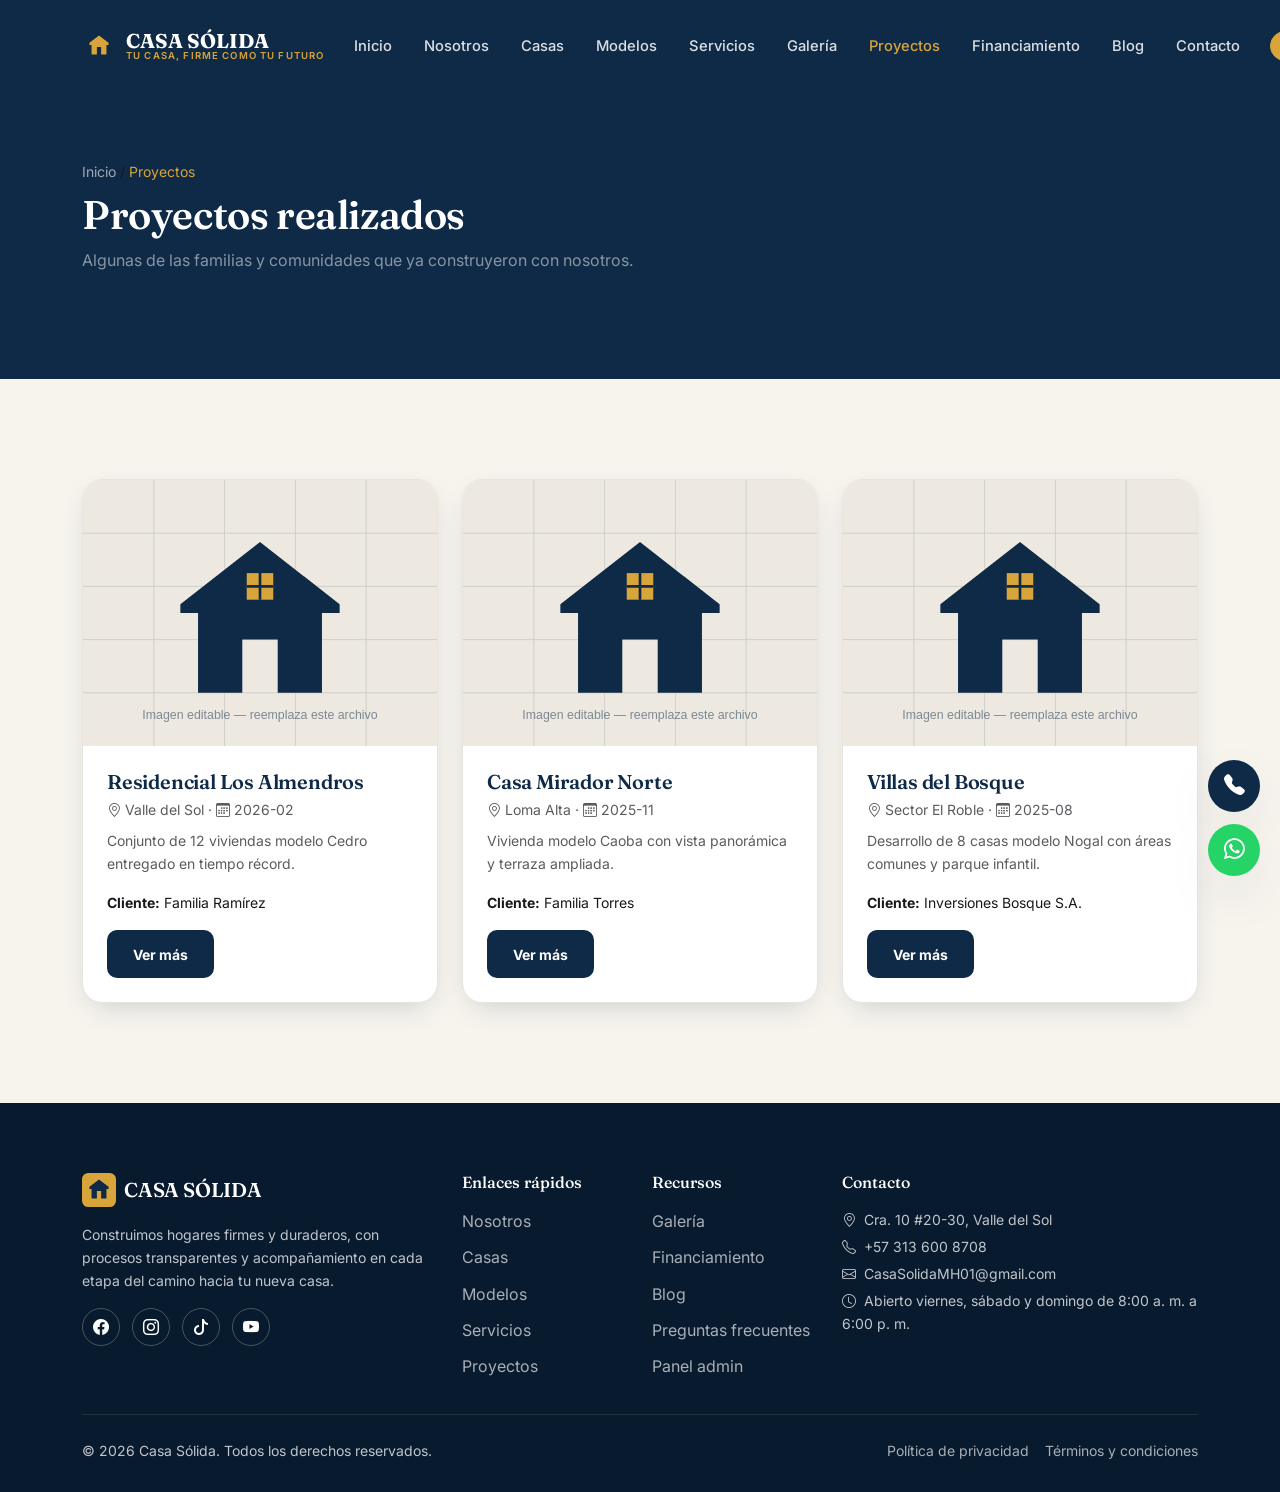
<file: proyectos.html>
<!DOCTYPE html>
<html lang="es">
<head>
<meta charset="UTF-8">
<meta name="viewport" content="width=device-width, initial-scale=1.0">
<title>Proyectos | Casa Sólida</title>
<meta name="description" content="Conoce los proyectos y viviendas que ya entregamos a nuestros clientes.">
<meta name="keywords" content="casas prefabricadas, construcción de vivienda, remodelaciones, financiamiento de vivienda, Casa Sólida">
<meta name="author" content="Casa Sólida">
<link rel="canonical" href="https://www.casasolida.com/proyectos.html">

<!-- Open Graph -->
<meta property="og:type" content="website">
<meta property="og:title" content="Proyectos | Casa Sólida">
<meta property="og:description" content="Conoce los proyectos y viviendas que ya entregamos a nuestros clientes.">
<meta property="og:image" content="img/favicon.svg">
<meta property="og:url" content="https://www.casasolida.com/proyectos.html">
<meta property="og:site_name" content="Casa Sólida">
<meta property="og:locale" content="es_CO">

<!-- Twitter Card -->
<meta name="twitter:card" content="summary_large_image">
<meta name="twitter:title" content="Proyectos | Casa Sólida">
<meta name="twitter:description" content="Conoce los proyectos y viviendas que ya entregamos a nuestros clientes.">

<!-- Favicon -->
<link rel="icon" type="image/svg+xml" href="img/favicon.svg">

<!-- Schema.org -->
<script type="application/ld+json">
{
  "@context": "https://schema.org",
  "@type": "HomeAndConstructionBusiness",
  "name": "Casa Sólida",
  "slogan": "Tu casa, firme como tu futuro.",
  "image": "img/favicon.svg",
  "url": "https://www.casasolida.com",
  "telephone": "+57-313-600-8708",
  "priceRange": "$$",
  "address": { "@type": "PostalAddress", "addressCountry": "CO" }
}
</script>

<!-- Fuentes -->
<link rel="preconnect" href="https://fonts.googleapis.com">
<link rel="preconnect" href="https://fonts.gstatic.com" crossorigin>
<link href="https://fonts.googleapis.com/css2?family=Fraunces:wght@500;600;700;900&family=Inter:wght@400;500;600;700&display=swap" rel="stylesheet">

<!-- Bootstrap 5 -->
<link href="https://cdn.jsdelivr.net/npm/bootstrap@5.3.3/dist/css/bootstrap.min.css" rel="stylesheet">
<!-- Bootstrap Icons -->
<link rel="stylesheet" href="https://cdn.jsdelivr.net/npm/bootstrap-icons@1.11.3/font/bootstrap-icons.css">
<!-- AOS (animaciones al hacer scroll) -->
<link rel="stylesheet" href="https://cdn.jsdelivr.net/npm/aos@2.3.4/dist/aos.css">

<!-- Estilos propios -->
<link rel="stylesheet" href="css/styles.css">
<link rel="stylesheet" href="css/responsive.css">

</head>
<body>

<nav class="navbar navbar-expand-lg navbar-cs">
  <div class="container">
    <a class="navbar-brand" href="index.html">
      <svg viewBox="0 0 64 64"><rect width="64" height="64" rx="12" fill="#0E2A47"/><path d="M32 12L14 26v4h4v18h10V34h8v14h10V30h4v-4L32 12z" fill="#D8A53A"/></svg>
      <span class="navbar-brand-text">CASA SÓLIDA<small>TU CASA, FIRME COMO TU FUTURO</small></span>
    </a>
    <button class="navbar-toggler navbar-toggler-cs" type="button" data-bs-toggle="collapse" data-bs-target="#navMenu" aria-label="Abrir menú">
      <i class="bi bi-list"></i>
    </button>
    <div class="collapse navbar-collapse justify-content-end" id="navMenu">
      <ul class="navbar-nav align-items-lg-center gap-lg-1">
        <li class="nav-item"><a class="nav-link" href="index.html">Inicio</a></li>
        <li class="nav-item"><a class="nav-link" href="nosotros.html">Nosotros</a></li>
        <li class="nav-item"><a class="nav-link" href="casas.html">Casas</a></li>
        <li class="nav-item"><a class="nav-link" href="modelos.html">Modelos</a></li>
        <li class="nav-item"><a class="nav-link" href="servicios.html">Servicios</a></li>
        <li class="nav-item"><a class="nav-link" href="galeria.html">Galería</a></li>
        <li class="nav-item"><a class="nav-link" href="proyectos.html">Proyectos</a></li>
        <li class="nav-item"><a class="nav-link" href="financiamiento.html">Financiamiento</a></li>
        <li class="nav-item"><a class="nav-link" href="blog.html">Blog</a></li>
        <li class="nav-item"><a class="nav-link" href="contacto.html">Contacto</a></li>
      </ul>
      <div class="d-flex align-items-center gap-2 mt-3 mt-lg-0 ms-lg-3">
        <div class="mini-toggle">
          <button data-idioma="es" title="Español">ES</button>
          <button data-idioma="en" title="English">EN</button>
        </div>
        <button class="nav-icon-btn" data-toggle-tema title="Cambiar modo claro/oscuro"><i class="bi bi-moon-stars"></i></button>
        <a href="contacto.html" class="btn btn-dorado btn-sm ms-1">Cotizar</a>
      </div>
    </div>
  </div>
</nav>


<main>
<header class="page-hero">
  <div class="grid-blueprint" style="opacity:0.5"></div>
  <div class="container position-relative">
    <nav class="breadcrumb-cs small mb-2"><a href="index.html">Inicio</a> / <span class="active">Proyectos</span></nav>
    <h1 data-aos="fade-up">Proyectos realizados</h1>
    <p class="text-white-50 mt-2" data-aos="fade-up" data-aos-delay="100">Algunas de las familias y comunidades que ya construyeron con nosotros.</p>
  </div>
</header>

<section class="section">
  <div class="container">
    <div class="row g-4" id="grid-proyectos">
      <div class="col-12 text-center py-5"><div class="spinner-border text-dorado" role="status"></div></div>
    </div>
  </div>
</section>

<script>
document.addEventListener('DOMContentLoaded', async () => {
  const grid = document.getElementById('grid-proyectos');
  try {
    const proyectos = await (await fetch('data/proyectos.json')).json();
    grid.innerHTML = proyectos.map(p => `
      <div class="col-md-6 col-lg-4" data-aos="fade-up">
        <div class="card-casa">
          <div class="img-wrap"><img src="${p.imagen}" alt="${p.titulo}" loading="lazy"></div>
          <div class="p-4">
            <h5 class="font-display mb-1">${p.titulo}</h5>
            <p class="small text-muted mb-2"><i class="bi bi-geo-alt me-1"></i>${p.ubicacion} · <i class="bi bi-calendar3 me-1"></i>${p.fecha}</p>
            <p class="small text-muted">${p.descripcion}</p>
            <p class="small mb-3"><strong>Cliente:</strong> ${p.cliente}</p>
            <a href="contacto.html" class="btn btn-azul btn-sm">Ver más</a>
          </div>
        </div>
      </div>
    `).join('');
  } catch (e) { grid.innerHTML = '<p class="text-center">No se pudieron cargar los proyectos.</p>'; }
});
</script>

</main>

<footer class="footer-cs">
  <div class="container">
    <div class="row g-4 mb-4">
      <div class="col-lg-4">
        <a href="index.html" class="d-flex align-items-center gap-2 mb-3">
          <svg width="34" height="34" viewBox="0 0 64 64"><rect width="64" height="64" rx="12" fill="#D8A53A"/><path d="M32 12L14 26v4h4v18h10V34h8v14h10V30h4v-4L32 12z" fill="#0E2A47"/></svg>
          <span class="font-display fs-5 text-white">CASA SÓLIDA</span>
        </a>
        <p class="small">Construimos hogares firmes y duraderos, con procesos transparentes y acompañamiento en cada etapa del camino hacia tu nueva casa.</p>
        <div class="mt-3">
          <a href="#" class="social-icon" aria-label="Facebook"><i class="bi bi-facebook"></i></a>
          <a href="#" class="social-icon" aria-label="Instagram"><i class="bi bi-instagram"></i></a>
          <a href="#" class="social-icon" aria-label="TikTok"><i class="bi bi-tiktok"></i></a>
          <a href="#" class="social-icon" aria-label="YouTube"><i class="bi bi-youtube"></i></a>
        </div>
      </div>
      <div class="col-lg-2 col-6">
        <h5 class="fs-6 mb-3">Enlaces rápidos</h5>
        <a class="link-footer" href="nosotros.html">Nosotros</a>
        <a class="link-footer" href="casas.html">Casas</a>
        <a class="link-footer" href="modelos.html">Modelos</a>
        <a class="link-footer" href="servicios.html">Servicios</a>
        <a class="link-footer" href="proyectos.html">Proyectos</a>
      </div>
      <div class="col-lg-2 col-6">
        <h5 class="fs-6 mb-3">Recursos</h5>
        <a class="link-footer" href="galeria.html">Galería</a>
        <a class="link-footer" href="financiamiento.html">Financiamiento</a>
        <a class="link-footer" href="blog.html">Blog</a>
        <a class="link-footer" href="contacto.html#faq">Preguntas frecuentes</a>
        <a class="link-footer" href="admin/index.html">Panel admin</a>
      </div>
      <div class="col-lg-4">
        <h5 class="fs-6 mb-3">Contacto</h5>
        <p class="small mb-1"><i class="bi bi-geo-alt me-2"></i>Cra. 10 #20-30, Valle del Sol</p>
        <p class="small mb-1"><i class="bi bi-telephone me-2"></i>+57 313 600 8708</p>
        <p class="small mb-1"><i class="bi bi-envelope me-2"></i>CasaSolidaMH01@gmail.com</p>
        <p class="small mb-0"><i class="bi bi-clock me-2"></i>Abierto viernes, sábado y domingo de 8:00 a. m. a 6:00 p. m.</p>
      </div>
    </div>
    <hr class="border-secondary opacity-25">
    <div class="d-flex flex-column flex-md-row justify-content-between align-items-center small gap-2 pt-2">
      <span>© 2026 Casa Sólida. Todos los derechos reservados.</span>
      <div class="d-flex gap-3">
        <a href="privacidad.html" class="link-footer mb-0">Política de privacidad</a>
        <a href="terminos.html" class="link-footer mb-0">Términos y condiciones</a>
      </div>
    </div>
  </div>
</footer>


<div class="flotantes">
  <button class="fab fab-arriba" aria-label="Volver arriba"><i class="bi bi-arrow-up"></i></button>
  <a class="fab fab-llamar" href="tel:+573136008708" aria-label="Llamar a Casa Sólida"><i class="bi bi-telephone-fill"></i></a>
  <a class="fab fab-whatsapp" href="https://wa.me/573136008708?text=Hola%20Casa%20S%C3%B3lida,%20quisiera%20m%C3%A1s%20informaci%C3%B3n" target="_blank" rel="noopener" aria-label="Escribir por WhatsApp"><i class="bi bi-whatsapp"></i></a>
</div>


<script src="https://cdn.jsdelivr.net/npm/bootstrap@5.3.3/dist/js/bootstrap.bundle.min.js"></script>
<script src="https://cdn.jsdelivr.net/npm/aos@2.3.4/dist/aos.js"></script>
<script src="js/main.js"></script>

</body>
</html>
</file>
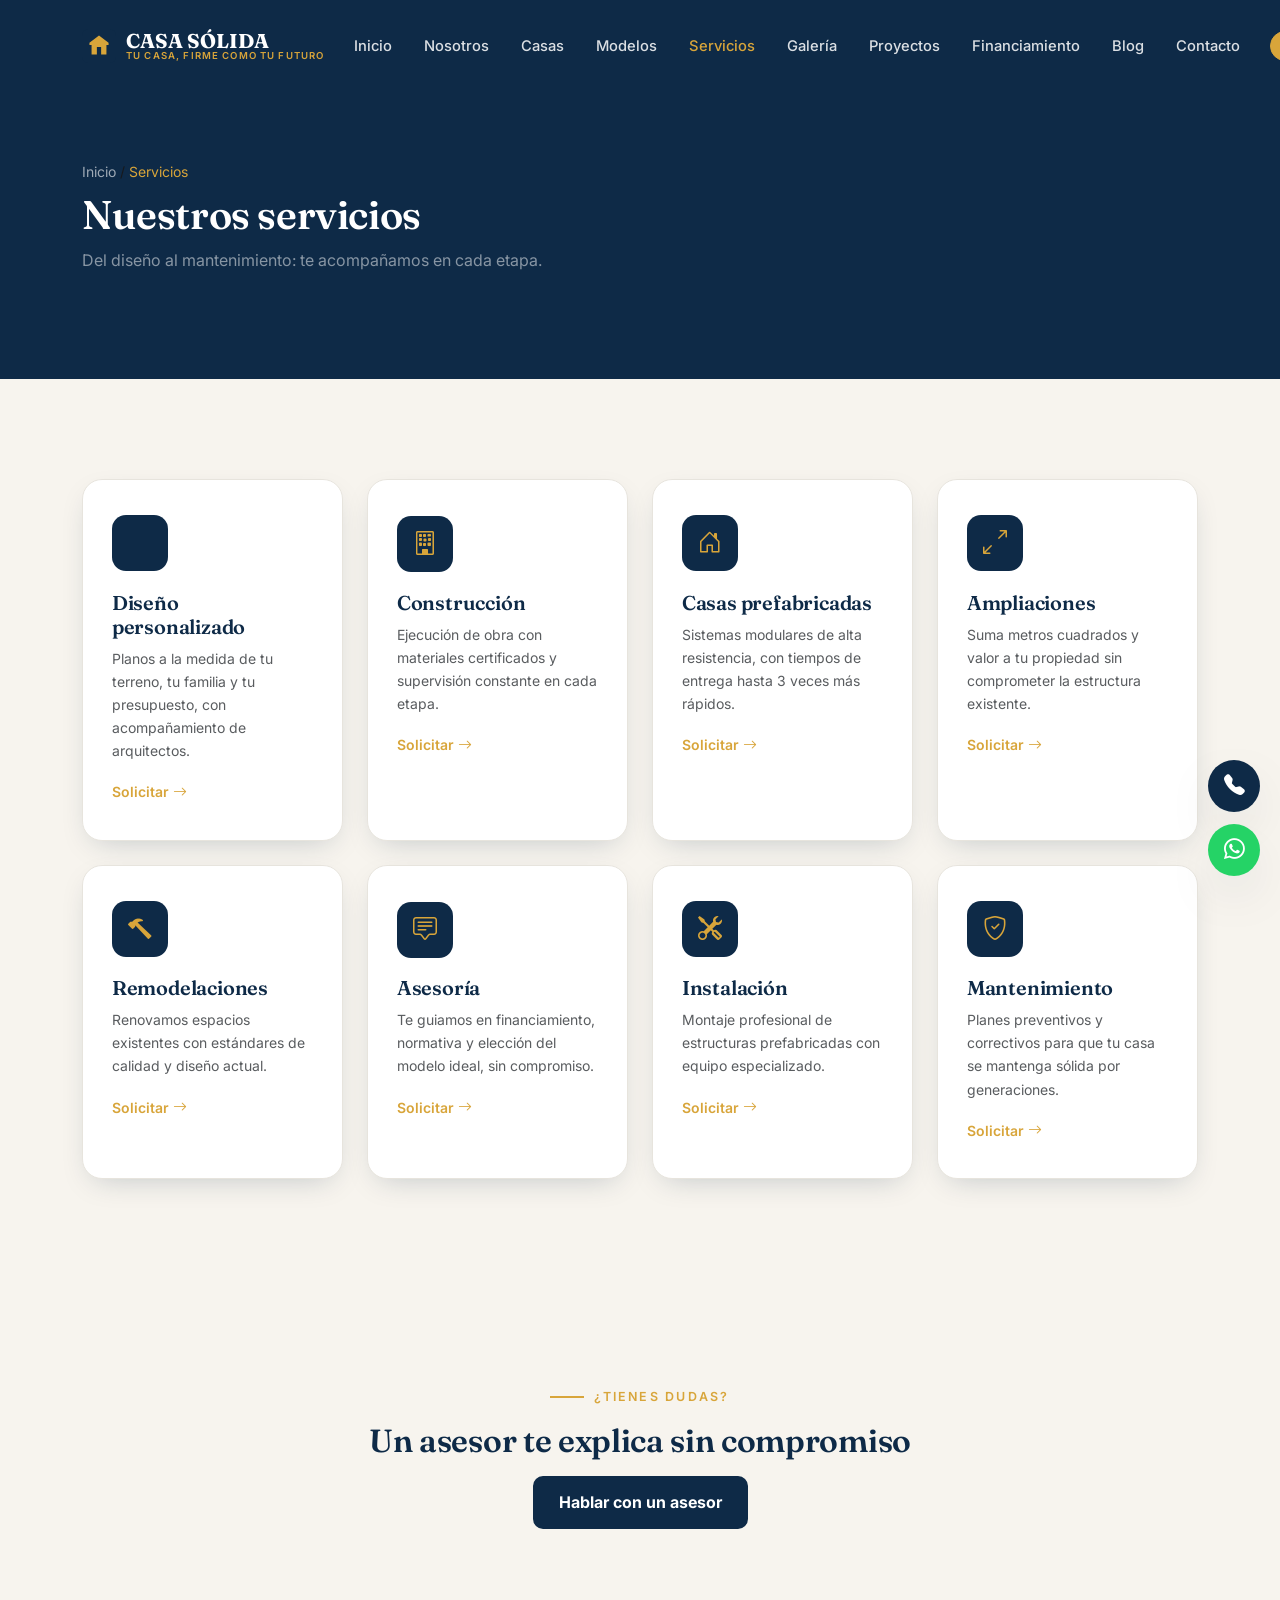
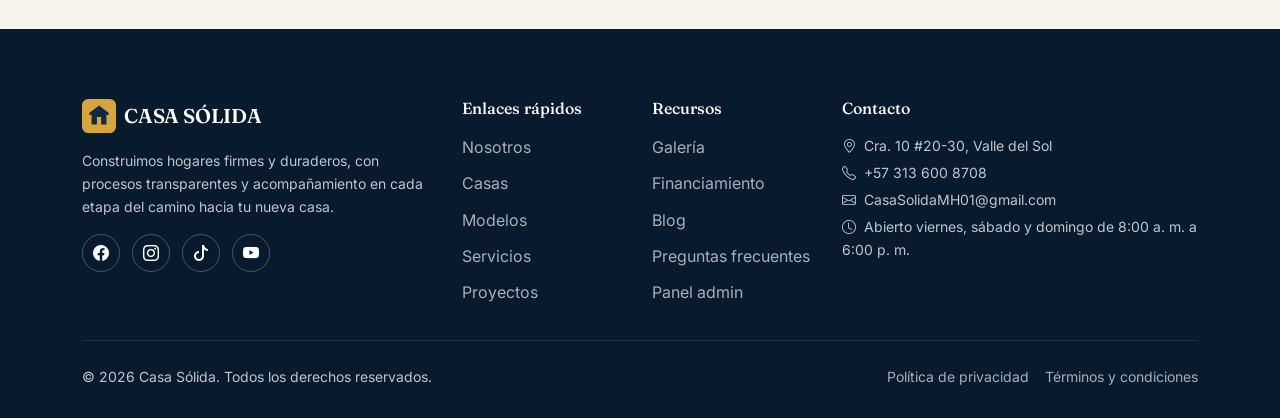
<file: servicios.html>
<!DOCTYPE html>
<html lang="es">
<head>
<meta charset="UTF-8">
<meta name="viewport" content="width=device-width, initial-scale=1.0">
<title>Servicios | Casa Sólida</title>
<meta name="description" content="Diseño, construcción, ampliaciones, remodelaciones y más servicios de Casa Sólida.">
<meta name="keywords" content="casas prefabricadas, construcción de vivienda, remodelaciones, financiamiento de vivienda, Casa Sólida">
<meta name="author" content="Casa Sólida">
<link rel="canonical" href="https://www.casasolida.com/servicios.html">

<!-- Open Graph -->
<meta property="og:type" content="website">
<meta property="og:title" content="Servicios | Casa Sólida">
<meta property="og:description" content="Diseño, construcción, ampliaciones, remodelaciones y más servicios de Casa Sólida.">
<meta property="og:image" content="img/favicon.svg">
<meta property="og:url" content="https://www.casasolida.com/servicios.html">
<meta property="og:site_name" content="Casa Sólida">
<meta property="og:locale" content="es_CO">

<!-- Twitter Card -->
<meta name="twitter:card" content="summary_large_image">
<meta name="twitter:title" content="Servicios | Casa Sólida">
<meta name="twitter:description" content="Diseño, construcción, ampliaciones, remodelaciones y más servicios de Casa Sólida.">

<!-- Favicon -->
<link rel="icon" type="image/svg+xml" href="img/favicon.svg">

<!-- Schema.org -->
<script type="application/ld+json">
{
  "@context": "https://schema.org",
  "@type": "HomeAndConstructionBusiness",
  "name": "Casa Sólida",
  "slogan": "Tu casa, firme como tu futuro.",
  "image": "img/favicon.svg",
  "url": "https://www.casasolida.com",
  "telephone": "+57-313-600-8708",
  "priceRange": "$$",
  "address": { "@type": "PostalAddress", "addressCountry": "CO" }
}
</script>

<!-- Fuentes -->
<link rel="preconnect" href="https://fonts.googleapis.com">
<link rel="preconnect" href="https://fonts.gstatic.com" crossorigin>
<link href="https://fonts.googleapis.com/css2?family=Fraunces:wght@500;600;700;900&family=Inter:wght@400;500;600;700&display=swap" rel="stylesheet">

<!-- Bootstrap 5 -->
<link href="https://cdn.jsdelivr.net/npm/bootstrap@5.3.3/dist/css/bootstrap.min.css" rel="stylesheet">
<!-- Bootstrap Icons -->
<link rel="stylesheet" href="https://cdn.jsdelivr.net/npm/bootstrap-icons@1.11.3/font/bootstrap-icons.css">
<!-- AOS (animaciones al hacer scroll) -->
<link rel="stylesheet" href="https://cdn.jsdelivr.net/npm/aos@2.3.4/dist/aos.css">

<!-- Estilos propios -->
<link rel="stylesheet" href="css/styles.css">
<link rel="stylesheet" href="css/responsive.css">

</head>
<body>

<nav class="navbar navbar-expand-lg navbar-cs">
  <div class="container">
    <a class="navbar-brand" href="index.html">
      <svg viewBox="0 0 64 64"><rect width="64" height="64" rx="12" fill="#0E2A47"/><path d="M32 12L14 26v4h4v18h10V34h8v14h10V30h4v-4L32 12z" fill="#D8A53A"/></svg>
      <span class="navbar-brand-text">CASA SÓLIDA<small>TU CASA, FIRME COMO TU FUTURO</small></span>
    </a>
    <button class="navbar-toggler navbar-toggler-cs" type="button" data-bs-toggle="collapse" data-bs-target="#navMenu" aria-label="Abrir menú">
      <i class="bi bi-list"></i>
    </button>
    <div class="collapse navbar-collapse justify-content-end" id="navMenu">
      <ul class="navbar-nav align-items-lg-center gap-lg-1">
        <li class="nav-item"><a class="nav-link" href="index.html">Inicio</a></li>
        <li class="nav-item"><a class="nav-link" href="nosotros.html">Nosotros</a></li>
        <li class="nav-item"><a class="nav-link" href="casas.html">Casas</a></li>
        <li class="nav-item"><a class="nav-link" href="modelos.html">Modelos</a></li>
        <li class="nav-item"><a class="nav-link" href="servicios.html">Servicios</a></li>
        <li class="nav-item"><a class="nav-link" href="galeria.html">Galería</a></li>
        <li class="nav-item"><a class="nav-link" href="proyectos.html">Proyectos</a></li>
        <li class="nav-item"><a class="nav-link" href="financiamiento.html">Financiamiento</a></li>
        <li class="nav-item"><a class="nav-link" href="blog.html">Blog</a></li>
        <li class="nav-item"><a class="nav-link" href="contacto.html">Contacto</a></li>
      </ul>
      <div class="d-flex align-items-center gap-2 mt-3 mt-lg-0 ms-lg-3">
        <div class="mini-toggle">
          <button data-idioma="es" title="Español">ES</button>
          <button data-idioma="en" title="English">EN</button>
        </div>
        <button class="nav-icon-btn" data-toggle-tema title="Cambiar modo claro/oscuro"><i class="bi bi-moon-stars"></i></button>
        <a href="contacto.html" class="btn btn-dorado btn-sm ms-1">Cotizar</a>
      </div>
    </div>
  </div>
</nav>


<main>
<header class="page-hero">
  <div class="grid-blueprint" style="opacity:0.5"></div>
  <div class="container position-relative">
    <nav class="breadcrumb-cs small mb-2"><a href="index.html">Inicio</a> / <span class="active">Servicios</span></nav>
    <h1 data-aos="fade-up">Nuestros servicios</h1>
    <p class="text-white-50 mt-2" data-aos="fade-up" data-aos-delay="100">Del diseño al mantenimiento: te acompañamos en cada etapa.</p>
  </div>
</header>

<section class="section">
  <div class="container">
    <div class="row g-4" id="grid-servicios">
      <div class="col-12 text-center py-5"><div class="spinner-border text-dorado" role="status"></div></div>
    </div>
  </div>
</section>

<section class="section bg-crema">
  <div class="container text-center" data-aos="fade-up">
    <div class="eyebrow justify-content-center">¿Tienes dudas?</div>
    <h2>Un asesor te explica sin compromiso</h2>
    <a href="contacto.html" class="btn-azul mt-2 d-inline-block">Hablar con un asesor</a>
  </div>
</section>

<script>
document.addEventListener('DOMContentLoaded', async () => {
  const grid = document.getElementById('grid-servicios');
  try {
    const servicios = await (await fetch('data/servicios.json')).json();
    grid.innerHTML = servicios.map(s => `
      <div class="col-md-6 col-lg-3" data-aos="fade-up">
        <div class="card-servicio">
          <div class="icono"><i class="bi ${s.icono}"></i></div>
          <h5 class="font-display">${s.titulo}</h5>
          <p class="text-muted small">${s.descripcion}</p>
          <a href="contacto.html?servicio=${encodeURIComponent(s.titulo)}" class="text-dorado fw-semibold small">Solicitar <i class="bi bi-arrow-right"></i></a>
        </div>
      </div>
    `).join('');
  } catch (e) { grid.innerHTML = '<p class="text-center">No se pudieron cargar los servicios.</p>'; }
});
</script>

</main>

<footer class="footer-cs">
  <div class="container">
    <div class="row g-4 mb-4">
      <div class="col-lg-4">
        <a href="index.html" class="d-flex align-items-center gap-2 mb-3">
          <svg width="34" height="34" viewBox="0 0 64 64"><rect width="64" height="64" rx="12" fill="#D8A53A"/><path d="M32 12L14 26v4h4v18h10V34h8v14h10V30h4v-4L32 12z" fill="#0E2A47"/></svg>
          <span class="font-display fs-5 text-white">CASA SÓLIDA</span>
        </a>
        <p class="small">Construimos hogares firmes y duraderos, con procesos transparentes y acompañamiento en cada etapa del camino hacia tu nueva casa.</p>
        <div class="mt-3">
          <a href="#" class="social-icon" aria-label="Facebook"><i class="bi bi-facebook"></i></a>
          <a href="#" class="social-icon" aria-label="Instagram"><i class="bi bi-instagram"></i></a>
          <a href="#" class="social-icon" aria-label="TikTok"><i class="bi bi-tiktok"></i></a>
          <a href="#" class="social-icon" aria-label="YouTube"><i class="bi bi-youtube"></i></a>
        </div>
      </div>
      <div class="col-lg-2 col-6">
        <h5 class="fs-6 mb-3">Enlaces rápidos</h5>
        <a class="link-footer" href="nosotros.html">Nosotros</a>
        <a class="link-footer" href="casas.html">Casas</a>
        <a class="link-footer" href="modelos.html">Modelos</a>
        <a class="link-footer" href="servicios.html">Servicios</a>
        <a class="link-footer" href="proyectos.html">Proyectos</a>
      </div>
      <div class="col-lg-2 col-6">
        <h5 class="fs-6 mb-3">Recursos</h5>
        <a class="link-footer" href="galeria.html">Galería</a>
        <a class="link-footer" href="financiamiento.html">Financiamiento</a>
        <a class="link-footer" href="blog.html">Blog</a>
        <a class="link-footer" href="contacto.html#faq">Preguntas frecuentes</a>
        <a class="link-footer" href="admin/index.html">Panel admin</a>
      </div>
      <div class="col-lg-4">
        <h5 class="fs-6 mb-3">Contacto</h5>
        <p class="small mb-1"><i class="bi bi-geo-alt me-2"></i>Cra. 10 #20-30, Valle del Sol</p>
        <p class="small mb-1"><i class="bi bi-telephone me-2"></i>+57 313 600 8708</p>
        <p class="small mb-1"><i class="bi bi-envelope me-2"></i>CasaSolidaMH01@gmail.com</p>
        <p class="small mb-0"><i class="bi bi-clock me-2"></i>Abierto viernes, sábado y domingo de 8:00 a. m. a 6:00 p. m.</p>
      </div>
    </div>
    <hr class="border-secondary opacity-25">
    <div class="d-flex flex-column flex-md-row justify-content-between align-items-center small gap-2 pt-2">
      <span>© 2026 Casa Sólida. Todos los derechos reservados.</span>
      <div class="d-flex gap-3">
        <a href="privacidad.html" class="link-footer mb-0">Política de privacidad</a>
        <a href="terminos.html" class="link-footer mb-0">Términos y condiciones</a>
      </div>
    </div>
  </div>
</footer>


<div class="flotantes">
  <button class="fab fab-arriba" aria-label="Volver arriba"><i class="bi bi-arrow-up"></i></button>
  <a class="fab fab-llamar" href="tel:+573136008708" aria-label="Llamar a Casa Sólida"><i class="bi bi-telephone-fill"></i></a>
  <a class="fab fab-whatsapp" href="https://wa.me/573136008708?text=Hola%20Casa%20S%C3%B3lida,%20quisiera%20m%C3%A1s%20informaci%C3%B3n" target="_blank" rel="noopener" aria-label="Escribir por WhatsApp"><i class="bi bi-whatsapp"></i></a>
</div>


<script src="https://cdn.jsdelivr.net/npm/bootstrap@5.3.3/dist/js/bootstrap.bundle.min.js"></script>
<script src="https://cdn.jsdelivr.net/npm/aos@2.3.4/dist/aos.js"></script>
<script src="js/main.js"></script>

</body>
</html>
</file>
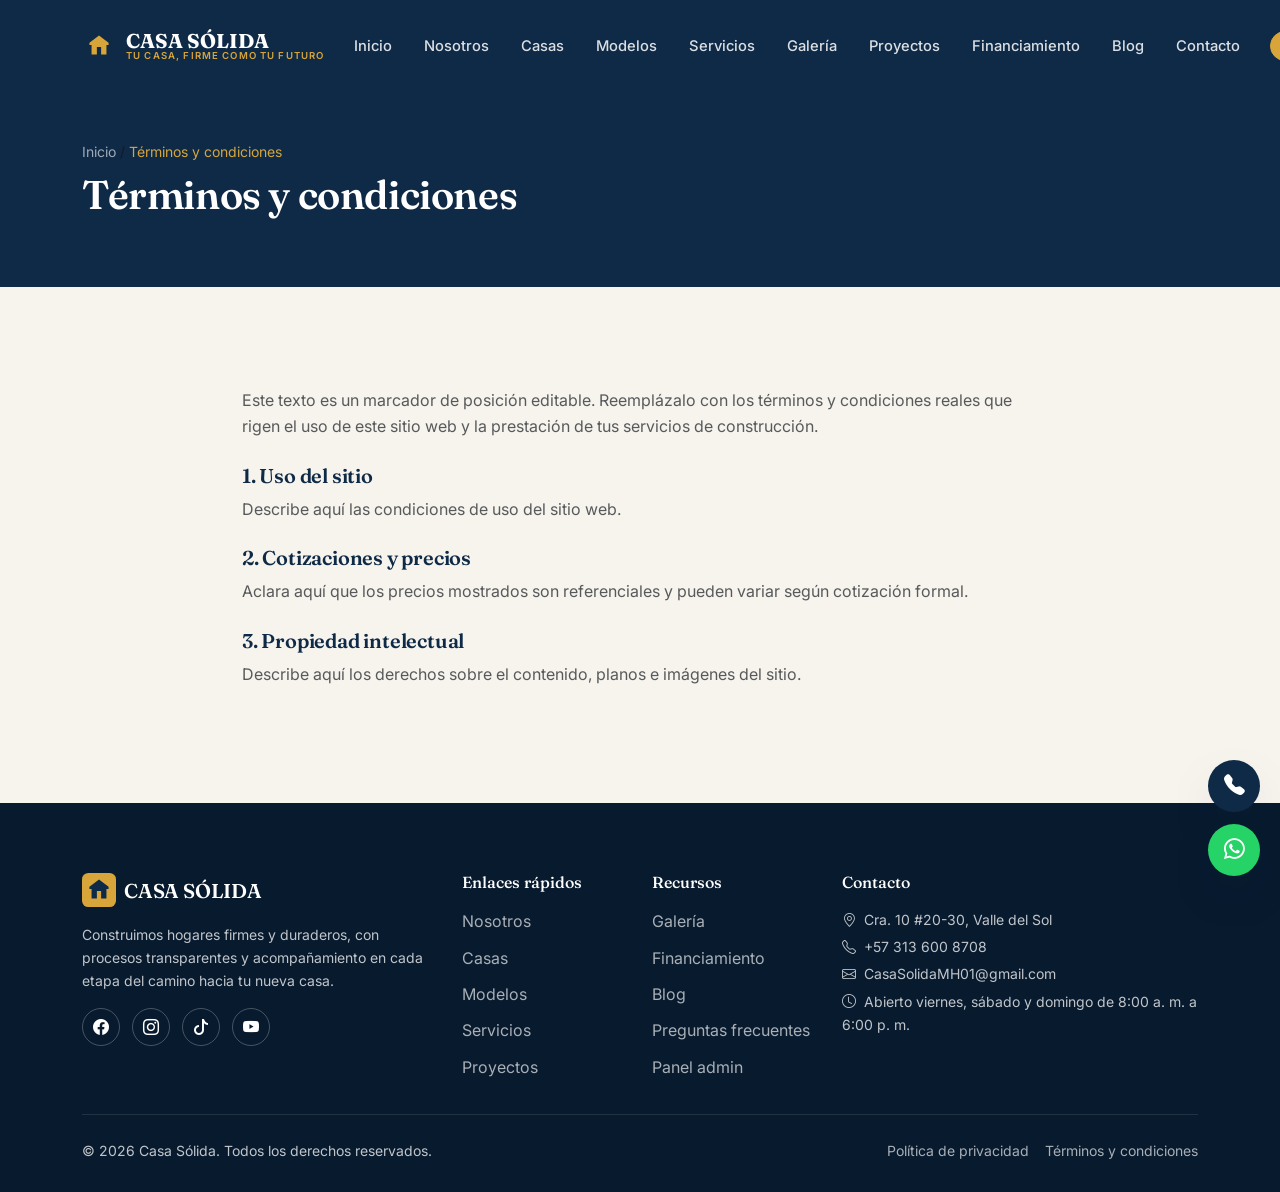
<file: terminos.html>
<!DOCTYPE html>
<html lang="es">
<head>
<meta charset="UTF-8">
<meta name="viewport" content="width=device-width, initial-scale=1.0">
<title>Términos y condiciones | Casa Sólida</title>
<meta name="description" content="Términos y condiciones de uso del sitio de Casa Sólida.">
<meta name="keywords" content="casas prefabricadas, construcción de vivienda, remodelaciones, financiamiento de vivienda, Casa Sólida">
<meta name="author" content="Casa Sólida">
<link rel="canonical" href="https://www.casasolida.com/terminos.html">

<!-- Open Graph -->
<meta property="og:type" content="website">
<meta property="og:title" content="Términos y condiciones | Casa Sólida">
<meta property="og:description" content="Términos y condiciones de uso del sitio de Casa Sólida.">
<meta property="og:image" content="img/favicon.svg">
<meta property="og:url" content="https://www.casasolida.com/terminos.html">
<meta property="og:site_name" content="Casa Sólida">
<meta property="og:locale" content="es_CO">

<!-- Twitter Card -->
<meta name="twitter:card" content="summary_large_image">
<meta name="twitter:title" content="Términos y condiciones | Casa Sólida">
<meta name="twitter:description" content="Términos y condiciones de uso del sitio de Casa Sólida.">

<!-- Favicon -->
<link rel="icon" type="image/svg+xml" href="img/favicon.svg">

<!-- Schema.org -->
<script type="application/ld+json">
{
  "@context": "https://schema.org",
  "@type": "HomeAndConstructionBusiness",
  "name": "Casa Sólida",
  "slogan": "Tu casa, firme como tu futuro.",
  "image": "img/favicon.svg",
  "url": "https://www.casasolida.com",
  "telephone": "+57-313-600-8708",
  "priceRange": "$$",
  "address": { "@type": "PostalAddress", "addressCountry": "CO" }
}
</script>

<!-- Fuentes -->
<link rel="preconnect" href="https://fonts.googleapis.com">
<link rel="preconnect" href="https://fonts.gstatic.com" crossorigin>
<link href="https://fonts.googleapis.com/css2?family=Fraunces:wght@500;600;700;900&family=Inter:wght@400;500;600;700&display=swap" rel="stylesheet">

<!-- Bootstrap 5 -->
<link href="https://cdn.jsdelivr.net/npm/bootstrap@5.3.3/dist/css/bootstrap.min.css" rel="stylesheet">
<!-- Bootstrap Icons -->
<link rel="stylesheet" href="https://cdn.jsdelivr.net/npm/bootstrap-icons@1.11.3/font/bootstrap-icons.css">
<!-- AOS (animaciones al hacer scroll) -->
<link rel="stylesheet" href="https://cdn.jsdelivr.net/npm/aos@2.3.4/dist/aos.css">

<!-- Estilos propios -->
<link rel="stylesheet" href="css/styles.css">
<link rel="stylesheet" href="css/responsive.css">

</head>
<body>

<nav class="navbar navbar-expand-lg navbar-cs">
  <div class="container">
    <a class="navbar-brand" href="index.html">
      <svg viewBox="0 0 64 64"><rect width="64" height="64" rx="12" fill="#0E2A47"/><path d="M32 12L14 26v4h4v18h10V34h8v14h10V30h4v-4L32 12z" fill="#D8A53A"/></svg>
      <span class="navbar-brand-text">CASA SÓLIDA<small>TU CASA, FIRME COMO TU FUTURO</small></span>
    </a>
    <button class="navbar-toggler navbar-toggler-cs" type="button" data-bs-toggle="collapse" data-bs-target="#navMenu" aria-label="Abrir menú">
      <i class="bi bi-list"></i>
    </button>
    <div class="collapse navbar-collapse justify-content-end" id="navMenu">
      <ul class="navbar-nav align-items-lg-center gap-lg-1">
        <li class="nav-item"><a class="nav-link" href="index.html">Inicio</a></li>
        <li class="nav-item"><a class="nav-link" href="nosotros.html">Nosotros</a></li>
        <li class="nav-item"><a class="nav-link" href="casas.html">Casas</a></li>
        <li class="nav-item"><a class="nav-link" href="modelos.html">Modelos</a></li>
        <li class="nav-item"><a class="nav-link" href="servicios.html">Servicios</a></li>
        <li class="nav-item"><a class="nav-link" href="galeria.html">Galería</a></li>
        <li class="nav-item"><a class="nav-link" href="proyectos.html">Proyectos</a></li>
        <li class="nav-item"><a class="nav-link" href="financiamiento.html">Financiamiento</a></li>
        <li class="nav-item"><a class="nav-link" href="blog.html">Blog</a></li>
        <li class="nav-item"><a class="nav-link" href="contacto.html">Contacto</a></li>
      </ul>
      <div class="d-flex align-items-center gap-2 mt-3 mt-lg-0 ms-lg-3">
        <div class="mini-toggle">
          <button data-idioma="es" title="Español">ES</button>
          <button data-idioma="en" title="English">EN</button>
        </div>
        <button class="nav-icon-btn" data-toggle-tema title="Cambiar modo claro/oscuro"><i class="bi bi-moon-stars"></i></button>
        <a href="contacto.html" class="btn btn-dorado btn-sm ms-1">Cotizar</a>
      </div>
    </div>
  </div>
</nav>


<main>
<header class="page-hero" style="padding:140px 0 60px;">
  <div class="container position-relative">
    <nav class="breadcrumb-cs small mb-2"><a href="index.html">Inicio</a> / <span class="active">Términos y condiciones</span></nav>
    <h1 data-aos="fade-up">Términos y condiciones</h1>
  </div>
</header>
<section class="section">
  <div class="container" style="max-width:820px">
    <p class="text-muted">Este texto es un marcador de posición editable. Reemplázalo con los términos y condiciones reales que rigen el uso de este sitio web y la prestación de tus servicios de construcción.</p>
    <h5 class="font-display mt-4">1. Uso del sitio</h5>
    <p class="text-muted">Describe aquí las condiciones de uso del sitio web.</p>
    <h5 class="font-display mt-4">2. Cotizaciones y precios</h5>
    <p class="text-muted">Aclara aquí que los precios mostrados son referenciales y pueden variar según cotización formal.</p>
    <h5 class="font-display mt-4">3. Propiedad intelectual</h5>
    <p class="text-muted">Describe aquí los derechos sobre el contenido, planos e imágenes del sitio.</p>
  </div>
</section>

</main>

<footer class="footer-cs">
  <div class="container">
    <div class="row g-4 mb-4">
      <div class="col-lg-4">
        <a href="index.html" class="d-flex align-items-center gap-2 mb-3">
          <svg width="34" height="34" viewBox="0 0 64 64"><rect width="64" height="64" rx="12" fill="#D8A53A"/><path d="M32 12L14 26v4h4v18h10V34h8v14h10V30h4v-4L32 12z" fill="#0E2A47"/></svg>
          <span class="font-display fs-5 text-white">CASA SÓLIDA</span>
        </a>
        <p class="small">Construimos hogares firmes y duraderos, con procesos transparentes y acompañamiento en cada etapa del camino hacia tu nueva casa.</p>
        <div class="mt-3">
          <a href="#" class="social-icon" aria-label="Facebook"><i class="bi bi-facebook"></i></a>
          <a href="#" class="social-icon" aria-label="Instagram"><i class="bi bi-instagram"></i></a>
          <a href="#" class="social-icon" aria-label="TikTok"><i class="bi bi-tiktok"></i></a>
          <a href="#" class="social-icon" aria-label="YouTube"><i class="bi bi-youtube"></i></a>
        </div>
      </div>
      <div class="col-lg-2 col-6">
        <h5 class="fs-6 mb-3">Enlaces rápidos</h5>
        <a class="link-footer" href="nosotros.html">Nosotros</a>
        <a class="link-footer" href="casas.html">Casas</a>
        <a class="link-footer" href="modelos.html">Modelos</a>
        <a class="link-footer" href="servicios.html">Servicios</a>
        <a class="link-footer" href="proyectos.html">Proyectos</a>
      </div>
      <div class="col-lg-2 col-6">
        <h5 class="fs-6 mb-3">Recursos</h5>
        <a class="link-footer" href="galeria.html">Galería</a>
        <a class="link-footer" href="financiamiento.html">Financiamiento</a>
        <a class="link-footer" href="blog.html">Blog</a>
        <a class="link-footer" href="contacto.html#faq">Preguntas frecuentes</a>
        <a class="link-footer" href="admin/index.html">Panel admin</a>
      </div>
      <div class="col-lg-4">
        <h5 class="fs-6 mb-3">Contacto</h5>
        <p class="small mb-1"><i class="bi bi-geo-alt me-2"></i>Cra. 10 #20-30, Valle del Sol</p>
        <p class="small mb-1"><i class="bi bi-telephone me-2"></i>+57 313 600 8708</p>
        <p class="small mb-1"><i class="bi bi-envelope me-2"></i>CasaSolidaMH01@gmail.com</p>
        <p class="small mb-0"><i class="bi bi-clock me-2"></i>Abierto viernes, sábado y domingo de 8:00 a. m. a 6:00 p. m.</p>
      </div>
    </div>
    <hr class="border-secondary opacity-25">
    <div class="d-flex flex-column flex-md-row justify-content-between align-items-center small gap-2 pt-2">
      <span>© 2026 Casa Sólida. Todos los derechos reservados.</span>
      <div class="d-flex gap-3">
        <a href="privacidad.html" class="link-footer mb-0">Política de privacidad</a>
        <a href="terminos.html" class="link-footer mb-0">Términos y condiciones</a>
      </div>
    </div>
  </div>
</footer>


<div class="flotantes">
  <button class="fab fab-arriba" aria-label="Volver arriba"><i class="bi bi-arrow-up"></i></button>
  <a class="fab fab-llamar" href="tel:+573136008708" aria-label="Llamar a Casa Sólida"><i class="bi bi-telephone-fill"></i></a>
  <a class="fab fab-whatsapp" href="https://wa.me/573136008708?text=Hola%20Casa%20S%C3%B3lida,%20quisiera%20m%C3%A1s%20informaci%C3%B3n" target="_blank" rel="noopener" aria-label="Escribir por WhatsApp"><i class="bi bi-whatsapp"></i></a>
</div>


<script src="https://cdn.jsdelivr.net/npm/bootstrap@5.3.3/dist/js/bootstrap.bundle.min.js"></script>
<script src="https://cdn.jsdelivr.net/npm/aos@2.3.4/dist/aos.js"></script>
<script src="js/main.js"></script>

</body>
</html>
</file>
<file: css/styles.css>
/* =========================================================
   CASA SÓLIDA — Hoja de estilos principal
   Sistema de diseño (editar aquí para cambiar toda la marca)
   ========================================================= */

:root {
  /* Colores principales (extraídos del logotipo) */
  --azul-oscuro: #0E2A47;
  --azul-oscuro-2: #081A2E;
  --dorado: #D8A53A;
  --dorado-claro: #EFC463;

  /* Colores secundarios */
  --blanco: #FFFFFF;
  --crema: #F7F4EE;
  --gris-claro: #E7E4DD;
  --gris-medio: #9CA3AF;
  --negro-texto: #17191C;

  /* Tipografía */
  --font-display: 'Fraunces', Georgia, serif;
  --font-body: 'Inter', -apple-system, sans-serif;

  /* Espaciado / radios / sombras */
  --radio: 10px;
  --radio-lg: 20px;
  --sombra-suave: 0 10px 30px -12px rgba(14, 42, 71, 0.25);
  --sombra-fuerte: 0 20px 50px -15px rgba(14, 42, 71, 0.35);
  --transicion: all 0.3s cubic-bezier(.4,0,.2,1);
}

/* ---- Modo oscuro ---- */
[data-theme="dark"] {
  --crema: #0E1620;
  --blanco: #142230;
  --negro-texto: #F1EFEA;
  --gris-claro: #1E2B3A;
  --gris-medio: #8892A0;
}

* { box-sizing: border-box; }

html { scroll-behavior: smooth; }

body {
  font-family: var(--font-body);
  color: var(--negro-texto);
  background-color: var(--azul-oscuro);
  line-height: 1.65;
  transition: var(--transicion);
}

/* El contenedor principal de contenido usa la crema/blanco,
   pero el fondo del <body> (visible en bordes, overscroll y
   secciones "flotantes") queda igual al azul del logotipo. */
main {
  background-color: var(--crema);
}

h1, h2, h3, h4, .font-display {
  font-family: var(--font-display);
  font-weight: 600;
  color: var(--azul-oscuro);
  letter-spacing: -0.01em;
}
[data-theme="dark"] h1, [data-theme="dark"] h2, [data-theme="dark"] h3, [data-theme="dark"] h4 {
  color: var(--dorado-claro);
}

a { text-decoration: none; color: inherit; }

.text-dorado { color: var(--dorado) !important; }
.bg-azul { background-color: var(--azul-oscuro) !important; }
.bg-crema { background-color: var(--crema) !important; }

/* ---- Eyebrow / etiqueta de sección (motivo "línea de nivel") ---- */
.eyebrow {
  display: inline-flex;
  align-items: center;
  gap: 10px;
  font-family: var(--font-body);
  font-size: 0.78rem;
  letter-spacing: 0.18em;
  text-transform: uppercase;
  color: var(--dorado);
  font-weight: 600;
  margin-bottom: 14px;
}
.eyebrow::before {
  content: "";
  width: 34px;
  height: 2px;
  background: var(--dorado);
}

/* ---- Botones ---- */
.btn-dorado {
  background: var(--dorado);
  border: 2px solid var(--dorado);
  color: var(--azul-oscuro);
  font-weight: 700;
  padding: 0.85rem 1.9rem;
  border-radius: var(--radio);
  transition: var(--transicion);
}
.btn-dorado:hover {
  background: transparent;
  color: var(--dorado);
  transform: translateY(-2px);
  box-shadow: var(--sombra-suave);
}
.btn-outline-claro {
  background: transparent;
  border: 2px solid rgba(255,255,255,0.5);
  color: #fff;
  font-weight: 700;
  padding: 0.85rem 1.9rem;
  border-radius: var(--radio);
  transition: var(--transicion);
}
.btn-outline-claro:hover {
  background: #fff;
  color: var(--azul-oscuro);
  border-color: #fff;
  transform: translateY(-2px);
}
.btn-azul {
  background: var(--azul-oscuro);
  border: 2px solid var(--azul-oscuro);
  color: #fff;
  font-weight: 700;
  padding: 0.7rem 1.5rem;
  border-radius: var(--radio);
  transition: var(--transicion);
}
.btn-azul:hover { background: var(--azul-oscuro-2); border-color: var(--azul-oscuro-2); color: #fff; }

/* ---- Header / navegación ---- */
.navbar-cs {
  position: fixed; top: 0; left: 0; right: 0; z-index: 1000;
  padding: 20px 0;
  background: transparent;
  transition: var(--transicion);
}
.navbar-cs.scrolled {
  padding: 10px 0;
  background: var(--azul-oscuro);
  box-shadow: var(--sombra-suave);
}
.navbar-cs .navbar-brand { display: flex; align-items: center; gap: 10px; }
.navbar-cs .navbar-brand svg { width: 34px; height: 34px; }
.navbar-cs .navbar-brand-text { font-family: var(--font-display); font-weight: 700; color: #fff; font-size: 1.25rem; line-height: 1; }
.navbar-cs .navbar-brand-text small { display:block; font-family: var(--font-body); font-size: 0.6rem; letter-spacing: 0.12em; color: var(--dorado); font-weight: 600; }
.navbar-cs .nav-link { color: rgba(255,255,255,0.85); font-weight: 500; font-size: 0.92rem; padding: 8px 14px !important; position: relative; }
.navbar-cs .nav-link:hover, .navbar-cs .nav-link.active { color: var(--dorado); }
.navbar-cs .nav-icon-btn { color: #fff; width: 38px; height: 38px; display:inline-flex; align-items:center; justify-content:center; border-radius: 50%; border: 1px solid rgba(255,255,255,0.25); transition: var(--transicion); }
.navbar-cs .nav-icon-btn:hover { background: var(--dorado); border-color: var(--dorado); color: var(--azul-oscuro); }
.navbar-toggler-cs { border:0; background:transparent; color:#fff; font-size: 1.5rem; }

/* ---- Hero ---- */
.hero {
  position: relative;
  min-height: 100svh;
  display: flex;
  align-items: center;
  overflow: hidden;
  background: linear-gradient(160deg, var(--azul-oscuro) 0%, var(--azul-oscuro-2) 100%);
}
.hero .grid-blueprint {
  position: absolute; inset: 0;
  background-image:
    linear-gradient(rgba(216,165,58,0.08) 1px, transparent 1px),
    linear-gradient(90deg, rgba(216,165,58,0.08) 1px, transparent 1px);
  background-size: 48px 48px;
  mask-image: radial-gradient(circle at 70% 40%, black 10%, transparent 70%);
}
.hero .glow { position:absolute; width:600px; height:600px; border-radius:50%; background: radial-gradient(circle, rgba(216,165,58,0.25), transparent 70%); top:-150px; right:-150px; filter: blur(10px); }
.hero-content { position: relative; z-index: 2; color: #fff; }
.hero h1 { color: #fff; font-size: clamp(2.4rem, 5vw, 4rem); line-height: 1.08; }
.hero .lead-sub { color: rgba(255,255,255,0.75); font-size: 1.15rem; max-width: 560px; }
.hero-house {
  position: relative; z-index: 2;
}
.hero-house svg { width: 100%; height: auto; }

/* Línea de cimiento — divisor firmado con marcas de medición */
.linea-cimiento { position: relative; height: 26px; margin: 0; }
.linea-cimiento svg { width: 100%; height: 100%; display:block; }

/* ---- Secciones ---- */
.section { padding: 100px 0; }
.section-sm { padding: 60px 0; }

/* ---- Tarjetas de servicio ---- */
.card-servicio {
  background: var(--blanco);
  border-radius: var(--radio-lg);
  padding: 2.2rem 1.8rem;
  height: 100%;
  box-shadow: var(--sombra-suave);
  border: 1px solid var(--gris-claro);
  transition: var(--transicion);
}
.card-servicio:hover { transform: translateY(-8px); box-shadow: var(--sombra-fuerte); border-color: var(--dorado); }
.card-servicio .icono {
  width: 56px; height: 56px; border-radius: 14px;
  background: var(--azul-oscuro); color: var(--dorado);
  display:flex; align-items:center; justify-content:center;
  font-size: 1.5rem; margin-bottom: 1.2rem;
}

/* ---- Tarjetas de casas / modelos ---- */
.card-casa {
  background: var(--blanco);
  border-radius: var(--radio-lg);
  overflow: hidden;
  box-shadow: var(--sombra-suave);
  transition: var(--transicion);
  border: 1px solid var(--gris-claro);
  height: 100%;
}
.card-casa:hover { transform: translateY(-6px); box-shadow: var(--sombra-fuerte); }
.card-casa .img-wrap { position: relative; overflow: hidden; aspect-ratio: 4/3; }
.card-casa .img-wrap img { width: 100%; height: 100%; object-fit: cover; transition: transform .5s ease; }
.card-casa:hover .img-wrap img { transform: scale(1.08); }
.card-casa .codigo-badge { position:absolute; top:12px; left:12px; background: var(--azul-oscuro); color:#fff; font-size:0.7rem; padding: 4px 10px; border-radius: 20px; letter-spacing:0.05em; }
.card-casa .precio { color: var(--dorado); font-family: var(--font-display); font-weight:700; font-size:1.3rem; }
.card-casa .specs { display:flex; gap: 14px; font-size: 0.85rem; color: var(--gris-medio); }

/* ---- Filtros ---- */
.filtros-bar { background: var(--blanco); border-radius: var(--radio-lg); padding: 1.5rem; box-shadow: var(--sombra-suave); margin-bottom: 2.5rem; }
.filtros-bar label { font-size: 0.78rem; text-transform: uppercase; letter-spacing: 0.06em; color: var(--gris-medio); font-weight:600; }
.filtros-bar .form-select, .filtros-bar .form-control, .filtros-bar .form-range { border-radius: 8px; border-color: var(--gris-claro); }

/* ---- Testimonios ---- */
.testimonio-card { background: var(--blanco); border-radius: var(--radio-lg); padding: 2.5rem; box-shadow: var(--sombra-suave); text-align:center; max-width: 680px; margin: 0 auto; }
.testimonio-card img { width: 74px; height: 74px; border-radius: 50%; object-fit: cover; margin: 0 auto 1rem; border: 3px solid var(--dorado); }
.testimonio-card .estrellas { color: var(--dorado); letter-spacing: 3px; margin-bottom: .5rem; }

/* ---- FAQ / Acordeón ---- */
.accordion-cs .accordion-button { font-family: var(--font-display); font-weight:600; color: var(--azul-oscuro); background: var(--blanco); border-radius: var(--radio) !important; }
.accordion-cs .accordion-button:not(.collapsed) { color: var(--dorado); background: var(--azul-oscuro); }
.accordion-cs .accordion-item { border: 1px solid var(--gris-claro); border-radius: var(--radio); margin-bottom: 12px; overflow: hidden; }

/* ---- Blog ---- */
.card-blog { background: var(--blanco); border-radius: var(--radio-lg); overflow:hidden; box-shadow: var(--sombra-suave); height:100%; transition: var(--transicion); }
.card-blog:hover { transform: translateY(-6px); box-shadow: var(--sombra-fuerte); }
.card-blog .meta { font-size: 0.78rem; color: var(--gris-medio); text-transform: uppercase; letter-spacing: 0.04em; }

/* ---- Footer ---- */
.footer-cs { background: var(--azul-oscuro-2); color: rgba(255,255,255,0.75); padding: 70px 0 30px; }
.footer-cs h5 { color: #fff; font-family: var(--font-display); }
.footer-cs a.link-footer { color: rgba(255,255,255,0.65); display:block; margin-bottom: 10px; transition: var(--transicion); }
.footer-cs a.link-footer:hover { color: var(--dorado); padding-left: 4px; }
.footer-cs .social-icon { width:38px; height:38px; border-radius:50%; border:1px solid rgba(255,255,255,0.25); display:inline-flex; align-items:center; justify-content:center; color:#fff; margin-right:8px; transition: var(--transicion); }
.footer-cs .social-icon:hover { background: var(--dorado); border-color: var(--dorado); color: var(--azul-oscuro); }

/* ---- Botones flotantes ---- */
.flotantes { position: fixed; right: 20px; bottom: 24px; z-index: 999; display:flex; flex-direction:column; gap: 12px; align-items:flex-end; }
.fab { width: 52px; height: 52px; border-radius: 50%; display:flex; align-items:center; justify-content:center; box-shadow: var(--sombra-fuerte); font-size:1.3rem; transition: var(--transicion); border:0; }
.fab-whatsapp { background:#25D366; color:#fff; }
.fab-llamar { background: var(--azul-oscuro); color:#fff; }
.fab-arriba { background: var(--dorado); color: var(--azul-oscuro); opacity:0; pointer-events:none; transform: translateY(10px); }
.fab-arriba.visible { opacity:1; pointer-events:auto; transform:none; }
.fab:hover { transform: scale(1.08); }

/* ---- Selector de tema / idioma en navbar ---- */
.mini-toggle { display:flex; gap:6px; align-items:center; }
.mini-toggle button { background: transparent; border:1px solid rgba(255,255,255,0.25); color:#fff; font-size:0.75rem; padding: 4px 10px; border-radius: 20px; font-weight:600; }
.mini-toggle button.active { background: var(--dorado); color: var(--azul-oscuro); border-color: var(--dorado); }

/* ---- Utilidades ---- */
.badge-favorito { cursor:pointer; position:absolute; top:12px; right:12px; width:34px; height:34px; border-radius:50%; background: rgba(255,255,255,0.9); display:flex; align-items:center; justify-content:center; color: var(--azul-oscuro); transition: var(--transicion); }
.badge-favorito.activo, .badge-favorito:hover { background: var(--dorado); color: var(--azul-oscuro); }

.page-hero { background: var(--azul-oscuro); padding: 160px 0 90px; position:relative; overflow:hidden; }
.page-hero h1 { color:#fff; }
.page-hero .breadcrumb-cs a { color: rgba(255,255,255,0.6); }
.page-hero .breadcrumb-cs .active { color: var(--dorado); }

.calc-box { background: var(--blanco); border-radius: var(--radio-lg); padding: 2.5rem; box-shadow: var(--sombra-suave); }
.calc-resultado { background: var(--azul-oscuro); color:#fff; border-radius: var(--radio); padding: 1.5rem; text-align:center; }
.calc-resultado .valor { color: var(--dorado); font-family: var(--font-display); font-size:2rem; font-weight:700; }

[data-aos] { }

/* =========================================================
   CATÁLOGO DE MODELOS — Tarjetas de casas reales + Lightbox
   (Sección añadida: reutiliza variables y componentes existentes,
   no modifica ninguna regla anterior)
   ========================================================= */

.catalogo-card { cursor: default; }
.catalogo-card .img-wrap { position: relative; overflow: hidden; aspect-ratio: 4/3; border-radius: var(--radio-lg) var(--radio-lg) 0 0; }
.catalogo-card .img-wrap img { width: 100%; height: 100%; object-fit: cover; transition: transform .6s cubic-bezier(.4,0,.2,1); }
.catalogo-card:hover .img-wrap img { transform: scale(1.1); }

.badge-disponible {
  position: absolute;
  top: 14px;
  left: 14px;
  background: #2F8F4E;
  color: #fff;
  font-size: 0.72rem;
  font-weight: 600;
  letter-spacing: 0.03em;
  padding: 5px 12px;
  border-radius: 20px;
  display: inline-flex;
  align-items: center;
  gap: 6px;
  box-shadow: 0 4px 12px -4px rgba(0,0,0,0.35);
}
.badge-disponible::before {
  content: "";
  width: 7px; height: 7px;
  border-radius: 50%;
  background: #fff;
  display: inline-block;
}

.catalogo-card .btn-ver-detalles { transition: var(--transicion); }
.catalogo-card .btn-ver-detalles:hover { transform: translateY(-2px); }

/* ---- Lightbox / Galería modal del catálogo ---- */
.catalogo-lightbox {
  position: fixed;
  inset: 0;
  z-index: 2000;
  display: flex;
  align-items: center;
  justify-content: center;
  opacity: 0;
  visibility: hidden;
  transition: opacity .35s ease, visibility .35s ease;
}
.catalogo-lightbox.activo { opacity: 1; visibility: visible; }

.catalogo-lightbox-backdrop {
  position: absolute;
  inset: 0;
  background: rgba(8, 15, 24, 0.88);
  backdrop-filter: blur(10px);
  -webkit-backdrop-filter: blur(10px);
}

.catalogo-lightbox-content {
  position: relative;
  z-index: 2;
  max-width: 90vw;
  max-height: 84vh;
  display: flex;
  flex-direction: column;
  align-items: center;
  gap: 14px;
  transform: scale(0.94);
  transition: transform .35s ease;
}
.catalogo-lightbox.activo .catalogo-lightbox-content { transform: scale(1); }

.catalogo-lightbox-img-wrap {
  overflow: hidden;
  border-radius: var(--radio-lg);
  box-shadow: 0 30px 70px -20px rgba(0,0,0,0.6);
  max-height: 74vh;
  cursor: zoom-in;
}
.catalogo-lightbox-img-wrap.zoom-activo { cursor: zoom-out; }

#catalogoLightboxImg {
  display: block;
  max-width: 90vw;
  max-height: 74vh;
  object-fit: contain;
  transition: transform .35s cubic-bezier(.4,0,.2,1);
  transform-origin: center center;
  user-select: none;
}
#catalogoLightboxImg.zoom-activo { transform: scale(1.9); cursor: zoom-out; }

.catalogo-lightbox-caption {
  color: #fff;
  text-align: center;
}
.catalogo-lightbox-caption h5 { color: #fff; margin-bottom: 2px; }
.catalogo-lightbox-caption span { color: rgba(255,255,255,0.6); font-size: 0.85rem; }

.catalogo-lightbox-close {
  position: absolute;
  top: 22px;
  right: 26px;
  z-index: 3;
  width: 44px; height: 44px;
  border-radius: 50%;
  border: 1px solid rgba(255,255,255,0.25);
  background: rgba(255,255,255,0.08);
  color: #fff;
  font-size: 1.4rem;
  display: flex;
  align-items: center;
  justify-content: center;
  cursor: pointer;
  transition: var(--transicion);
}
.catalogo-lightbox-close:hover { background: var(--dorado); border-color: var(--dorado); color: var(--azul-oscuro); }

.catalogo-lightbox-nav {
  position: absolute;
  top: 50%;
  transform: translateY(-50%);
  z-index: 3;
  width: 50px; height: 50px;
  border-radius: 50%;
  border: 1px solid rgba(255,255,255,0.25);
  background: rgba(255,255,255,0.08);
  color: #fff;
  font-size: 1.4rem;
  display: flex;
  align-items: center;
  justify-content: center;
  cursor: pointer;
  transition: var(--transicion);
}
.catalogo-lightbox-nav:hover { background: var(--dorado); border-color: var(--dorado); color: var(--azul-oscuro); transform: translateY(-50%) scale(1.08); }
.catalogo-lightbox-prev { left: 18px; }
.catalogo-lightbox-next { right: 18px; }

.catalogo-lightbox-counter {
  color: rgba(255,255,255,0.6);
  font-size: 0.8rem;
  letter-spacing: 0.05em;
}

@media (max-width: 767.98px) {
  .catalogo-lightbox-nav { width: 40px; height: 40px; font-size: 1.1rem; }
  .catalogo-lightbox-prev { left: 8px; }
  .catalogo-lightbox-next { right: 8px; }
  .catalogo-lightbox-close { top: 14px; right: 14px; width: 38px; height: 38px; }
}
</file>
<file: css/responsive.css>
/* =========================================================
   CASA SÓLIDA — Ajustes responsive
   ========================================================= */

@media (max-width: 991.98px) {
  .hero { min-height: auto; padding: 150px 0 80px; }
  .section { padding: 70px 0; }
  .hero-house { margin-top: 40px; max-width: 320px; margin-inline:auto; }
  .navbar-cs .collapse { background: var(--azul-oscuro); margin-top: 14px; border-radius: 14px; padding: 18px; }
}

@media (max-width: 767.98px) {
  .section { padding: 55px 0; }
  .page-hero { padding: 130px 0 60px; }
  .testimonio-card { padding: 1.8rem; }
  .flotantes { right: 14px; bottom: 16px; }
  .fab { width: 46px; height: 46px; font-size: 1.1rem; }
  .footer-cs { padding: 50px 0 20px; text-align: center; }
  .footer-cs .social-icon { margin: 0 4px; }
}

@media (max-width: 575.98px) {
  .hero h1 { font-size: 2rem; }
  .btn-dorado, .btn-outline-claro { width: 100%; text-align:center; }
  .calc-box { padding: 1.5rem; }
}

@media (prefers-reduced-motion: reduce) {
  *, *::before, *::after { animation-duration: 0.001ms !important; transition-duration: 0.001ms !important; }
  html { scroll-behavior: auto; }
}
</file>
